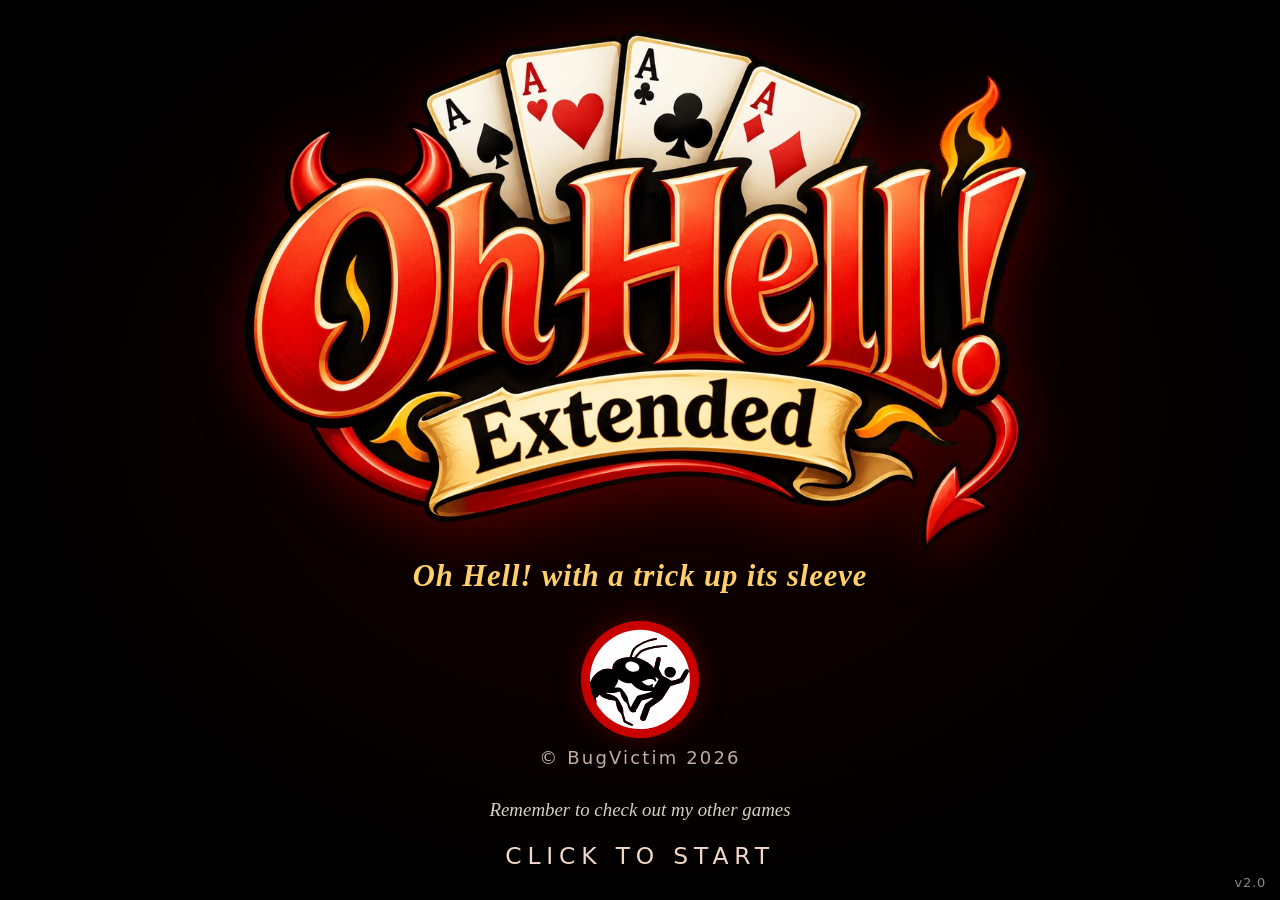
<file: index.html>
<!DOCTYPE html>
<html lang="en">
<head>
  <meta charset="UTF-8" />
  <meta name="viewport" content="width=device-width, initial-scale=1.0, viewport-fit=cover" />
  <!-- the game draws its own colours: phone browsers (Chrome's auto-darken, Samsung Internet's dark mode) must not darken it -->
  <meta name="color-scheme" content="only light" />
  <title>Oh Hell! Extended</title>
  <meta name="description" content="Oh Hell! Extended: the classic bid-exactly trick-taking card game for 2 to 5 players, with secret bids, a trump coin and an optional deck of Dragons, Jokers, the Sun and the Moon. Play free in your browser.">
  <meta name="author" content="BugVictim">
  <meta name="theme-color" content="#0b0505">
  <link rel="icon" href="favicon.ico" sizes="any">
  <link rel="icon" type="image/svg+xml" href="bugvictim.svg">
  <link rel="apple-touch-icon" href="apple-touch-icon.png">
  <meta property="og:type" content="website">
  <meta property="og:title" content="Oh Hell! Extended">
  <meta property="og:description" content="Bid exactly how many tricks you'll take. A trick-taking card game with a trick up its sleeve.">
  <meta property="og:image" content="share.jpg">
  <meta name="twitter:card" content="summary_large_image">
  <link rel="preload" href="share.jpg" as="image" fetchpriority="low">
  <link rel="stylesheet" href="./gw.css?v=224">
  <link rel="stylesheet" href="./oh.css?v=287">
  <!-- the Infernal fonts load straight away, so nameplates are never drawn first in a stand-in font and then jump -->
  <link rel="preload" href="fonts/manufacturing-consent.woff2" as="font" type="font/woff2" crossorigin>
  <link rel="preload" href="fonts/cinzel.woff2" as="font" type="font/woff2" crossorigin>
  <link rel="stylesheet" href="./bv-more.css?v=224">
</head>
<body>
<!-- The Infernal suits (Look & feel): drawn with <use href="#s-flame"> etc. -->
<svg id="suit-symbols" width="0" height="0" style="position:absolute" aria-hidden="true"><defs><filter id="oh-gamma" color-interpolation-filters="sRGB"><feComponentTransfer><feFuncR type="gamma" exponent="1"/><feFuncG type="gamma" exponent="1"/><feFuncB type="gamma" exponent="1"/></feComponentTransfer></filter>
    <!-- Flame: a three-tongued fire, its inner tongues cut out -->
    <symbol id="s-flame" viewBox="0 0 100 100">
      <path fill-rule="evenodd" d="M50 98 C30 92 13 79 12 60 C11 46 18 37 24 30 C23 39 26 45 31 48 C29 34 35 19 50 4 C49 18 55 26 62 33 C64 26 66 21 71 16 C72 29 80 36 86 47 C92 59 88 78 74 89 C67 94 58 96 50 98 Z
        M49 86 C39 83 33 75 34 66 C35 57 42 52 45 43 C49 52 47 59 52 64 C55 58 56 53 61 49 C66 58 68 66 65 74 C62 81 56 85 49 86 Z"/>
    </symbol>
    <!-- Trident: three barbed prongs on a curved head, a collar, and the shaft -->
    <symbol id="s-trident" viewBox="0 0 100 100">
      <path d="M50 0 L66 25 L57 22 L57 72 L43 72 L43 22 L34 25 Z
        M20 6 L32 30 L27 28 L27 46 C27 59 37 66 50 66 C63 66 73 59 73 46 L73 28 L68 30 L80 6 L92 30 L86 28 L86 48 C86 70 70 80 50 80 C30 80 14 70 14 48 L14 28 L8 30 Z
        M40 78 L60 78 C60 82 63 84 65 86 C62 88 58 89 57 90 L57 100 L43 100 L43 90 C42 89 38 88 35 86 C37 84 40 82 40 78 Z"/>
    </symbol>
    <!-- Horns: two long curved horns rising from a band -->
    <symbol id="s-horns" viewBox="0 0 100 100">
      <path d="M27 95 C11 86 6 64 9 43 C11 25 16 12 23 2 C20 17 19 33 22 47 C25 60 32 68 41 71 L59 71 C68 68 75 60 78 47 C81 33 80 17 77 2 C84 12 89 25 91 43 C94 64 89 86 73 95 C68 89 62 85 56 84 L44 84 C38 85 32 89 27 95 Z"/>
    </symbol>
    <!-- Pentagram: an inverted five-pointed star in a ring -->
    <symbol id="s-pentagram" viewBox="0 0 100 100">
      <path fill-rule="evenodd" d="M50 2 A48 48 0 1 1 49.99 2 Z M50 10 A40 40 0 1 0 50.01 10 Z"/>
      <path fill="none" stroke="currentColor" stroke-width="6" stroke-linejoin="miter" stroke-miterlimit="10"
        d="M50 83 L30.6 23.3 L81.38 60.2 L18.62 60.2 L69.4 23.3 Z"/>
    </symbol>
  </defs></svg>
  <div id="game-area">

    <!-- Opponent seats are built by oh-app.js -->
    <div id="seats"></div>

    <!-- Deck: shown in the middle only while dealing -->
    <div id="deck-slot"></div>

    <!-- Trump marker (bottom-left, next to your hand) -->
    <div id="deck-area">
      <div class="deck-col">
        <div>Trump</div>
        <div id="trump-slot"></div>
      </div>
    </div>

    <!-- Scoreboard -->
    <div id="scoreboard">
      <div id="round-label"></div>
      <table id="score-table"></table>
    </div>

    <!-- Centre: cards played to the current trick -->
    <div id="trick-area"></div>

    <!-- Bidding -->
    <div id="bid-panel" style="display:none;">
      <div id="bid-title"></div>
      <div id="bid-buttons"></div>
      <div id="bid-note"></div>
    </div>

    <!-- Human seat -->
    <div id="player-hand"></div>
    <div id="player-seat-info" class="seat-info">
      <div class="name-label"></div>
      <div class="seat-stats"></div>
    </div>

    <div id="controls">
      <button id="btn-quit" type="button" class="icon-btn" aria-label="Quit this game" data-tip="Quit this game"></button>
      <button id="btn-rules" type="button" class="icon-btn" aria-label="Rules" data-tip="Rules"></button>
      <button id="btn-settings" type="button" class="icon-btn" aria-label="Settings" data-tip="Settings"></button>
      <button id="btn-bright" type="button" class="icon-btn" aria-label="Brightness" data-tip="Brightness"></button>
      <button id="btn-sound" type="button" class="icon-btn" aria-label="Sound" aria-pressed="true" data-tip="Sound: off"></button>
      <button id="btn-fullscreen" type="button" class="icon-btn" aria-label="Fullscreen" aria-pressed="false" data-tip="Fullscreen"></button>
    </div>
  </div>

  <!-- ROUND SUMMARY -->
  <div id="end-overlay" style="display:none;">
    <div id="end-panel">
      <div class="end-header">
        <div class="end-result" id="round-summary-title"></div>
        <div class="end-sub" id="round-summary-sub"></div>
      </div>
      <div class="end-body">
        <table class="end-table" id="round-summary-table"></table>
      </div>
      <div class="end-buttons">
        <button id="btn-end-next" type="button">Next round</button>
      </div>
    </div>
  </div>

<!-- SPLASH -->
<div id="splash" role="button" tabindex="0" aria-label="Click to start">
  <img src="logo-ohhell.webp?v=224" alt="Oh Hell! Extended" class="splash-title">
  <div class="logo-subtitle splash-subtitle">Oh Hell! with a trick up its sleeve</div>
  <img src="bugvictim.svg" alt="BugVictim" class="splash-logo">
  <div class="splash-credit">© BugVictim 2026</div>
  <div class="splash-version">v2.0</div>
  <div class="splash-start">Click to start</div>
  <script>(function () { var s = document.getElementById("splash"); s.addEventListener("click", function () { if (window.__splashEarly || typeof controller !== "undefined") return; window.__splashEarly = true; var t = s.querySelector(".splash-start"); if (t) t.textContent = "Loading…"; }); })();</script>
</div>

<!-- SCORECARD -->
<div id="scorecard" style="display:none;">
  <div class="scorecard-panel">
    <div class="scorecard-title">Scorecard</div>
    <div class="scorecard-body"></div>
    <div class="scorecard-buttons"><button type="button" id="btn-scorecard-close">Close</button></div>
  </div>
</div>

<!-- PORTRAIT PHONES: ask to rotate -->
<div id="rotate-prompt" aria-live="polite">
  <div class="rotate-phone">📱</div>
  <div class="rotate-title">Please turn your phone sideways</div>
  <div class="rotate-text">Oh Hell! Extended is played in landscape.</div>
</div>

<!-- IN-GAME POPUP: Settings (the Look & feel tab) or Rules (the How to play text), lent while it's open -->
<div id="oh-modal" class="modal-shade" style="display:none;">
  <div class="tut-offer-panel oh-modal-panel" role="dialog" aria-modal="true" aria-labelledby="oh-modal-title">
    <div class="tut-offer-title" id="oh-modal-title"></div>
    <div class="oh-modal-slot"></div>
    <div class="tut-offer-buttons"><button type="button" id="oh-modal-close">Back to the game</button></div>
  </div>
</div>

<!-- QUIT CONFIRM -->
<div id="quit-confirm" class="modal-shade" style="display:none;">
  <div class="tut-offer-panel">
    <div class="tut-offer-title">Quit this game?</div>
    <div class="tut-offer-text">The scores so far will be lost.</div>
    <div class="tut-offer-buttons">
      <button type="button" id="btn-quit-no">Keep playing</button>
      <button type="button" id="btn-quit-yes">Quit</button>
    </div>
  </div>
</div>

<!-- FIRST-TIME TUTORIAL OFFER -->
<div id="tut-offer" style="display:none;">
  <div class="tut-offer-panel">
    <div class="tut-offer-title">New to Oh Hell?</div>
    <div class="tut-offer-text">Learn the rules in a quick 4-hand tutorial.</div>
    <div class="tut-offer-buttons">
      <button type="button" id="btn-offer-skip">No thanks</button>
      <button type="button" id="btn-offer-tutorial">Play the tutorial</button>
    </div>
  </div>
</div>

<!-- START OVERLAY -->
<div id="start-overlay">
  <div id="start-panel">

    <div class="start-panel-header">
      <div class="start-header">
        <img src="logo-ohhell.webp?v=224" alt="Oh Hell! Extended" class="start-title-img">
      </div>

      <div class="start-logo-row start-credit-line">© BugVictim 2026</div>
    </div>

    <div class="start-panel-content">

    <div class="start-body">

      <div class="start-field-row">
        <label for="player-name-input">Your name</label>
        <input id="player-name-input" type="text" value="Player" placeholder="Player" maxlength="20">
      </div>

      <div class="start-field-row style-row">
        <label>Style</label>
        <div class="seg seg-style" role="radiogroup" data-style-group>
          <label data-tip="The clean card-table look"><input type="radio" name="style" value="classic"><span>Classic</span></label>
          <label data-tip="A more devilish experience"><input type="radio" name="style" value="infernal" checked><span>Infernal</span></label>
        </div>
        <button type="button" class="linkish style-reset" data-tip="Put the table, card back and suits back to this style's own">Reset to style</button>
      </div>

      <div class="tab-bar" role="tablist">
        <button type="button" class="tab-btn active" data-tab="game">Game</button>
        <button type="button" class="tab-btn" data-tab="rules">Rules</button>
        <button type="button" class="tab-btn" data-tab="look">Look &amp; feel</button>
      </div>

      <!-- GAME TAB -->
      <div class="tab-pane active" data-pane="game">
        <div class="opt-row">
          <div class="opt-label">Quick</div>
          <div class="preset-row">
            <button type="button" class="preset-btn" data-preset="quick" title="4 players, 5 → 1 → 5, your house rules">Quick</button>
            <button type="button" class="preset-btn" data-preset="classic" title="Traditional: bid in turn, turned-up trump, standard deck, 10 → 1 → 10">Classic</button>
            <button type="button" class="preset-btn" data-preset="house" title="Secret bids, trump coin, standard deck, 7 → 1 → 7">House</button>
            <button type="button" class="preset-btn" data-preset="extended" title="House rules with the Extended deck, 7 → 1 → 7">Extended</button>
          </div>
        </div>
        <div class="opt-row">
          <div class="opt-label">Players</div>
          <div class="seg" role="radiogroup"><label><input type="radio" name="players" value="2"><span>2</span></label><label><input type="radio" name="players" value="3"><span>3</span></label><label><input type="radio" name="players" value="4" checked><span>4</span></label><label><input type="radio" name="players" value="5"><span>5</span></label><label title="Random number of players (2–5)"><input type="radio" name="players" value="random"><span>🎲</span></label></div>
        </div>
        <div class="opt-row">
          <div class="opt-label">Deck</div>
          <div class="seg" role="radiogroup"><label title="The normal 52 card deck"><input type="radio" name="deck" value="standard" checked><span>Standard 52</span></label><label title="Adds 2 Jokers, 4 Dragons, the Sun and the Moon"><input type="radio" name="deck" value="extended"><span>Extended</span></label></div>
        </div>
        <div class="opt-row">
          <div class="opt-label">Opponents</div>
          <div class="seg" role="radiogroup"><label title="Easy"><input type="radio" name="opponent" value="easy" id=opp-easy checked><span>Lost souls</span></label><label title="Medium"><input type="radio" name="opponent" value="medium" id=opp-medium><span>Imps</span></label><label title="Hard: they think ahead"><input type="radio" name="opponent" value="hard" id=opp-hard><span>Hellhounds</span></label></div>
        </div>
        <div class="opt-row">
          <div class="opt-label">Cards</div>
          <div class="cards-control">
            <button type="button" class="step-btn" data-step="-1" aria-label="Fewer cards">−</button>
            <span id="max-cards-value">7</span>
            <button type="button" class="step-btn" data-step="1" aria-label="More cards">+</button>
            <span class="cards-note">most cards in a hand</span>
          </div>
        </div>
        <div class="opt-row">
          <div class="opt-label">Hands</div>
          <div class="seg" role="radiogroup"><label title="Most cards down to 1, then back up"><input type="radio" name="pattern" value="downup" checked><span>Down &amp; up</span></label><label title="1 card up to most, then back down"><input type="radio" name="pattern" value="updown"><span>Up &amp; down</span></label><label title="Most cards down to 1"><input type="radio" name="pattern" value="down"><span>Down</span></label><label title="1 card up to most"><input type="radio" name="pattern" value="up"><span>Up</span></label></div>
        </div>
        <div class="round-summary-line" id="round-summary-line"></div>
      </div>

      <!-- RULES TAB -->
      <div class="tab-pane" data-pane="rules">
        <div class="opt-row">
          <div class="opt-label">Bidding</div>
          <div class="seg" role="radiogroup"><label title="Everyone bids at once with face-down tokens"><input type="radio" name="bidding" value="simultaneous" checked><span>Secret</span></label><label title="Bid in turn; the dealer can"t make the total equal the tricks"><input type="radio" name="bidding" value="sequential"><span>In turn</span></label></div>
        </div>
        <div class="opt-row">
          <div class="opt-label">Trumps</div>
          <div class="seg" role="radiogroup"><label title="A five-sided coin: a suit, or no trump"><input type="radio" name="trumpmode" value="coin" checked><span>Coin</span></label><label title="The next card after the deal is turned up for trump"><input type="radio" name="trumpmode" value="card"><span>Turned card</span></label></div>
        </div>
        <div class="opt-row">
          <div class="opt-label">First deal</div>
          <div class="seg" role="radiogroup"><label><input type="radio" name="firstdeal" value="player"><span>You</span></label><label><input type="radio" name="firstdeal" value="random" checked><span>Random</span></label><label><input type="radio" name="firstdeal" value="opponent"><span>Opponent</span></label></div>
        </div>
        <div class="opt-row opt-row-end">
          <button id="btn-instructions" type="button">How to play</button>
        </div>
      </div>

      <!-- LOOK TAB -->
      <div class="tab-pane" data-pane="look">
        <div class="opt-row style-look-row">
          <div class="opt-label" data-tip="Choosing a style sets the table, card back and suits to match; you can still change any of them">Style<br><button type="button" class="linkish style-reset" data-tip="Put the table, card back and suits back to this style's own">reset</button></div>
          <div class="seg seg-style" role="radiogroup" data-style-group>
            <label><input type="radio" name="style-look" value="classic" checked><span>Classic</span></label>
            <label><input type="radio" name="style-look" value="infernal"><span>Infernal</span></label>
          </div>
        </div>
        <div class="opt-row">
          <div class="opt-label">Table</div>
          <div class="seg seg-tables" role="radiogroup">
            <label data-tip="Green baize"><input type="radio" name="table" value="green" checked><span class="sw sw-green">Green</span></label>
            <label data-tip="Hellfire red felt"><input type="radio" name="table" value="red"><span class="sw sw-red">Red</span></label>
            <label data-tip="Midnight blue felt"><input type="radio" name="table" value="blue"><span class="sw sw-blue">Blue</span></label>
            <label data-tip="Walnut table"><input type="radio" name="table" value="walnut"><span class="sw sw-walnut">Walnut</span></label>
            <label data-tip="Mahogany table"><input type="radio" name="table" value="mahogany"><span class="sw sw-mahogany">Mahogany</span></label>
            <label data-tip="Worn tavern table"><input type="radio" name="table" value="tavern"><span class="sw sw-tavern">Tavern</span></label>
            <label data-tip="Dark marble"><input type="radio" name="table" value="marble"><span class="sw sw-marble">Marble</span></label>
            <label data-tip="Soul sand: the damned groan beneath the table"><input type="radio" name="table" value="souls"><span class="sw sw-souls">Souls</span></label>
            <label data-tip="A shadowy cave strewn with cobwebs, its spiders crawling about"><input type="radio" name="table" value="cave"><span class="sw sw-cave">Cave</span></label>
          </div>
        </div>
        <div class="opt-row">
          <div class="opt-label">Card back</div>
          <div class="seg seg-backs" role="radiogroup">
            <label data-tip="BugVictim"><input type="radio" name="cardback" value="bugvictim" checked><span class="bk bk-bugvictim"></span></label>
            <label data-tip="Hellfire"><input type="radio" name="cardback" value="hellfire"><span class="bk bk-hellfire"></span></label>
            <label data-tip="Classic blue"><input type="radio" name="cardback" value="classic-blue"><span class="bk bk-classic-blue"></span></label>
            <label data-tip="Classic red"><input type="radio" name="cardback" value="classic-red"><span class="bk bk-classic-red"></span></label>
            <label data-tip="Drakeharbour"><input type="radio" name="cardback" value="drakeharbour"><span class="bk bk-drakeharbour"></span></label>
            <label data-tip="Artifact"><input type="radio" name="cardback" value="artifact"><span class="bk bk-artifact"></span></label>
            <label data-tip="Infernal"><input type="radio" name="cardback" value="infernal"><span class="bk bk-infernal"></span></label>
          </div>
        </div>
        <div class="opt-row">
          <div class="opt-label" data-tip="Large index: big corner index and one big pip, for small screens">Card faces</div>
          <div class="seg" role="radiogroup">
            <label data-tip="Large index on small screens (Classic suits), full artwork otherwise"><input type="radio" name="faces" value="auto" checked><span>Auto</span></label>
            <label data-tip="Full artwork always"><input type="radio" name="faces" value="classic"><span>Classic</span></label>
            <label data-tip="Big corner index and one big pip, always"><input type="radio" name="faces" value="large"><span>Large index</span></label>
          </div>
        </div>
        <div class="opt-row">
          <div class="opt-label">Speed</div>
          <div class="seg" role="radiogroup"><label><input type="radio" name="speed" value="normal" checked><span>Normal</span></label><label><input type="radio" name="speed" value="fast"><span>Fast</span></label></div>
        </div>
        <div class="opt-row">
          <div class="opt-label">Portraits</div>
          <div class="seg" role="radiogroup"><label data-tip="Some opponents breathe, blink and shift a little as they play (Infernal style)"><input type="radio" name="portraits" value="living" checked><span>Living</span></label><label data-tip="Still pictures"><input type="radio" name="portraits" value="still"><span>Still</span></label></div>
        </div>
        <div class="opt-row">
          <div class="opt-label" data-tip="The suit symbols">Suits</div>
          <div class="seg seg-suitset" role="radiogroup">
            <label data-tip="Hearts, spades, diamonds and clubs"><input type="radio" name="suitset" value="classic" checked><span class="suitset-pill">Classic <i><b style="color:#dc322f">♥</b><b style="color:#111">♠</b><b style="color:#dc322f">♦</b><b style="color:#111">♣</b></i></span></label>
            <label data-tip="Flames, pentagrams, tridents and horns"><input type="radio" name="suitset" value="infernal"><span class="suitset-pill">Infernal <i><svg class="sg" viewBox="0 0 100 100" style="color:#c0222a"><use href="#s-flame"/></svg><svg class="sg" viewBox="0 0 100 100" style="color:#6e2e99"><use href="#s-pentagram"/></svg><svg class="sg" viewBox="0 0 100 100" style="color:#1d55c4"><use href="#s-trident"/></svg><svg class="sg" viewBox="0 0 100 100" style="color:#1f7a3a"><use href="#s-horns"/></svg></i></span></label>
          </div>
        </div>
        <div class="opt-row opt-row-colours">
          <div class="opt-label" data-tip="Suit colours">Colours</div>
          <div class="seg seg-suits" role="radiogroup">
            <label><input type="radio" name="suitcolors" value="classic"><span class="pill-suits classic"><span>♥</span><span>♠</span><span>♦</span><span>♣</span></span></label>
            <label><input type="radio" name="suitcolors" value="rbbg" checked><span class="pill-suits rbbg"><span>♥</span><span>♠</span><span>♦</span><span>♣</span></span></label>
            <label><input type="radio" name="suitcolors" value="rbbo"><span class="pill-suits rbbo"><span>♥</span><span>♠</span><span>♦</span><span>♣</span></span></label>
          </div>
        </div>
      </div>

    </div>
    </div> <!-- Close start-panel-content -->

    <!-- GAME RESULTS -->
    <div id="results-panel" style="display:none;">
      <div class="results-content">
        <h2 id="results-winner"></h2>
        <div id="results-subtitle"></div>
        <div id="results-match-table" style="display:none;"></div>
        <div class="results-buttons">
          <button id="btn-close-results">Close</button>
        </div>
      </div>
    </div>

    <!-- MAIN BUTTONS -->
    <div class="start-panel-footer">
      <div class="start-buttons">
        <div class="start-buttons-main">
          <button id="btn-tutorial">Tutorial<br><small>learn in 4 hands</small></button>
          <button id="btn-play">Play<br><small id="btn-play-sub"></small></button>
        </div>
      </div>
    </div>

    <!-- INSTRUCTIONS -->
    <div id="instructions-panel" style="display:none;">
      <div class="instructions-content">

        <h3>Rules</h3>
        <ul>
          <li>A standard 52 card deck is used, with 2 to 5 players.</li>

          <li>
            The number of cards dealt changes by one every round. You choose the most
            cards in a hand and the pattern: down to a single card and back up (the
            classic), up and back down, or just one way.
          </li>

          <li>
            <strong>Trumps</strong><br>
            After the deal the trump coin is flipped. It has five faces: one for each
            suit and a blank. A blank means the round is played with no trumps.
          </li>

          <li>
            <strong>Bidding</strong><br>
            Everyone looks at their cards and secretly bids exactly how many tricks
            they think they will win, placing a numbered token face down.
            All the tokens are revealed at the same time. Zero is a perfectly good bid.
          </li>

          <li>
            <strong>Playing</strong><br>
            The player to the dealer's left leads the first trick.
            You must follow suit if you can. If you cannot, you may play any card.
            The highest card of the suit led wins the trick, unless a trump is played,
            in which case the highest trump wins. The winner leads the next trick.
          </li>

          <li>
            <strong>Scoring</strong><br>
            You score 1 point for every trick you win, plus a 10 point bonus
            if you win exactly the number of tricks you bid.
          </li>

          <li>The deal passes to the left each round. Highest total at the end wins.</li>
        </ul>

        <h3>Options</h3>
        <ul>
          <li>
            <strong>Bidding: In turn (dealer's hook)</strong><br>
            The traditional way. Players bid one at a time from the dealer's left,
            and the dealer, bidding last, may not make the bids add up to the number
            of tricks.
          </li>

          <li>
            <strong>Trumps: Turned-up card</strong><br>
            The traditional way. The next card after the deal is turned face up and
            its suit is trump. There are no no-trump rounds.
          </li>
        </ul>

        <h3>Extended deck</h3>
        <ul>
          <li>
            Eight special cards are added: 2 Jokers 🃏, 4 Dragons 🐉, the Sun ☀️ and the Moon 🌙.
            A special card may be played at any time, even if you could follow suit.
            The lead suit is set by the first normal card played.
          </li>
          <li>
            <strong>Who wins the trick</strong>
            <ol>
              <li>If the Moon and the Sun are both played, the Moon wins: it <strong>eclipses</strong> the Sun, and its player scores a <strong>+20</strong> eclipse bonus.</li>
              <li>Otherwise the Sun wins.</li>
              <li>Otherwise the first Dragon played wins.</li>
              <li>Otherwise the highest trump wins.</li>
              <li>Otherwise the highest card of the lead suit wins.</li>
              <li>If only Jokers and the Moon were played, the first card wins.</li>
            </ol>
          </li>
          <li>Jokers (and the Moon, when the Sun is not played) are perfect cards for losing a trick.</li>
          <li>With the turned-up card option, a special card turned up means no trump.</li>
        </ul>

        <h3>Tips</h3>
        <ul>
          <li>
            The 10 point bonus is everything. Taking one trick too many usually
            costs you far more than it earns.
          </li>

          <li>
            Once you have made your bid, get rid of your high cards when it is
            safe to do so: discard them when you cannot follow suit, or play them
            under a card that is already winning.
          </li>

          <li>
            Watch the other players' bids. If the table has bid more tricks than
            there are, expect a fight for every trick.
          </li>

          <li>
            When it is your turn your name will glow and cards you cannot play
            are dimmed.
          </li>


        </ul>

      </div>

      <div class="instructions-footer">
        <button id="btn-instructions-done">Done</button>
      </div>
    </div>

  </div>
</div>

  <script src="./oh-core.js?v=252"></script>
  <script src="./oh-tutorial.js?v=224"></script>
  <script src="./oh-ai.js?v=224"></script>
  <script src="./bv-more.js?v=224"></script>
  <script src="./oh-souls.js?v=226"></script>
  <script src="./oh-cave-map.js?v=1"></script>
  <script src="./oh-cave.js?v=2"></script>
  <script src="./oh-music-player.js?v=3"></script>
  <script src="./living-data.js?v=11"></script>
  <script src="./living-portraits.js?v=23"></script>
  <script src="./oh-app.js?v=295"></script>
  <script>
    BVMore.init({ key: "oh-hell-extended", title: "Oh Hell! Extended", others: ["drakeharbour", "german-whist", "artifact"],
      shareText: "Bid your tricks, then win exactly that many. Play Oh Hell! Extended.",
      click: () => controller.sfxTick() });
  </script>
</body>
</html>
</file>
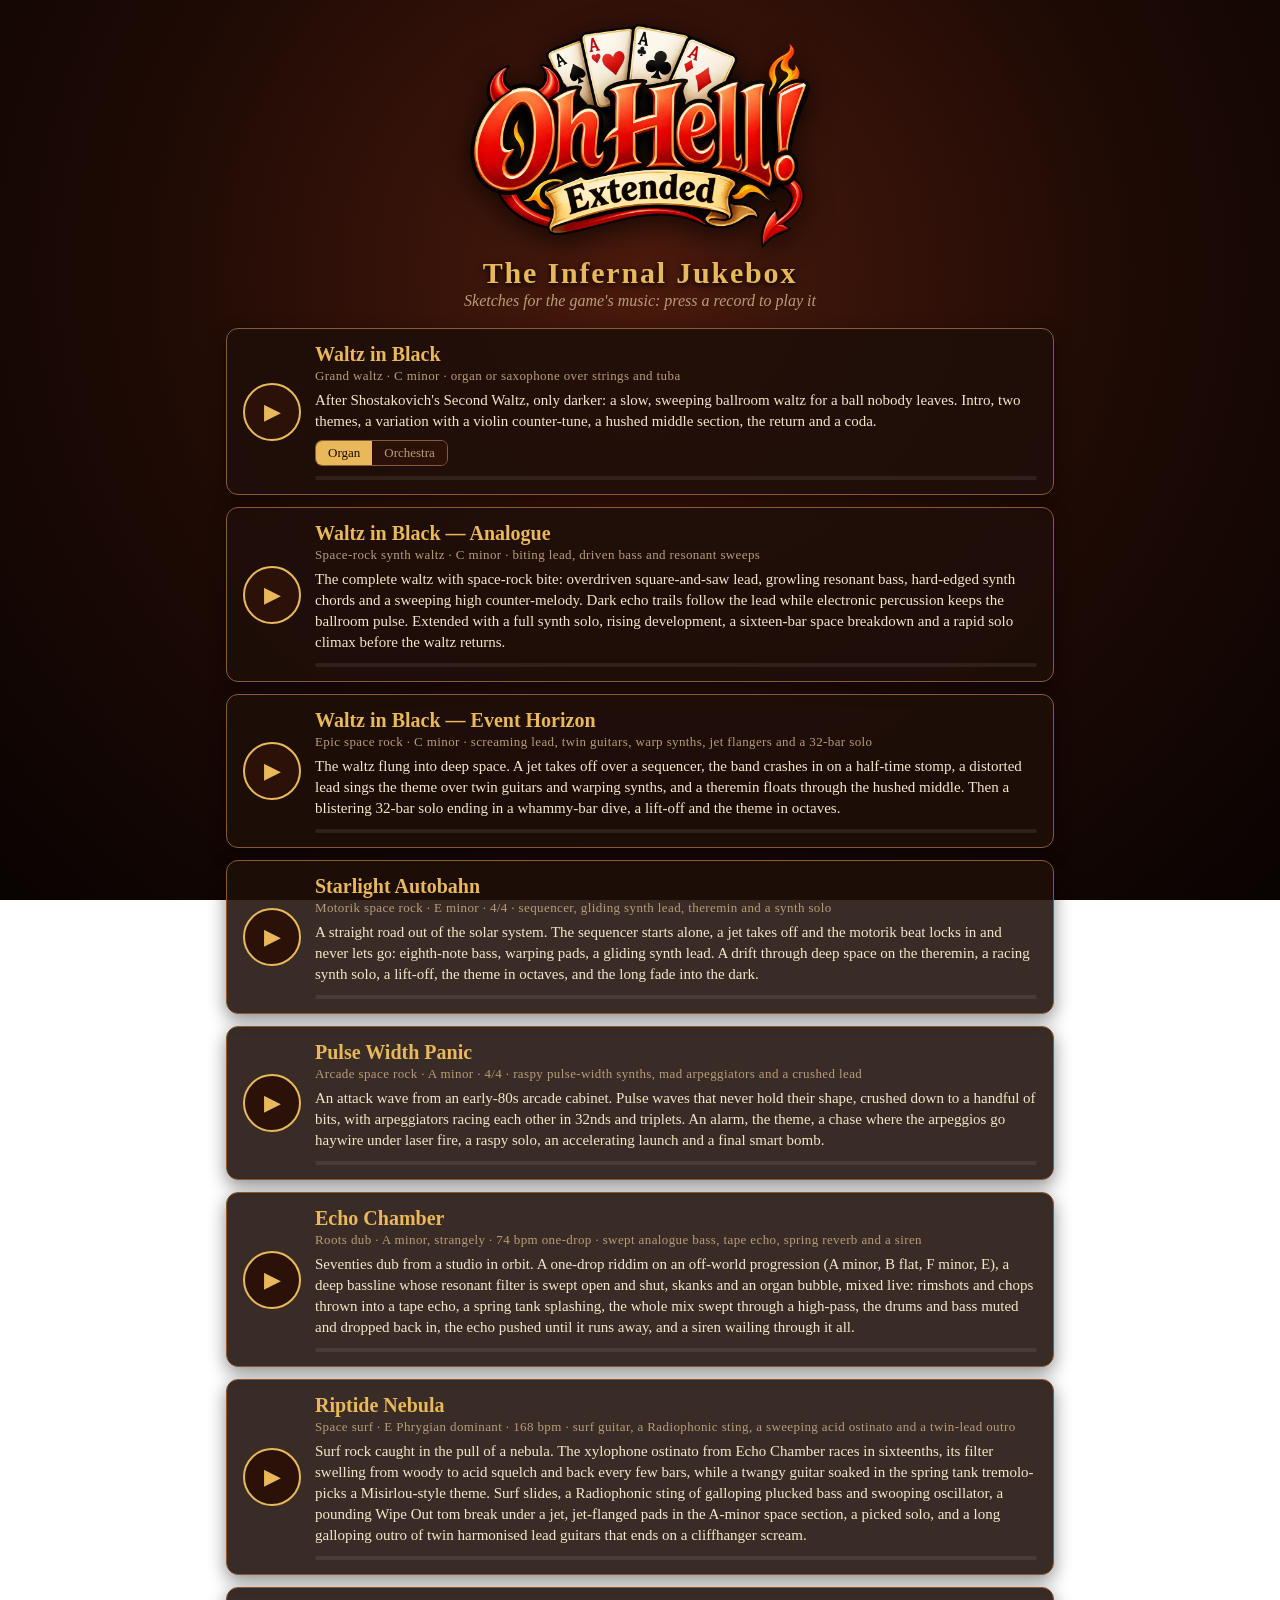
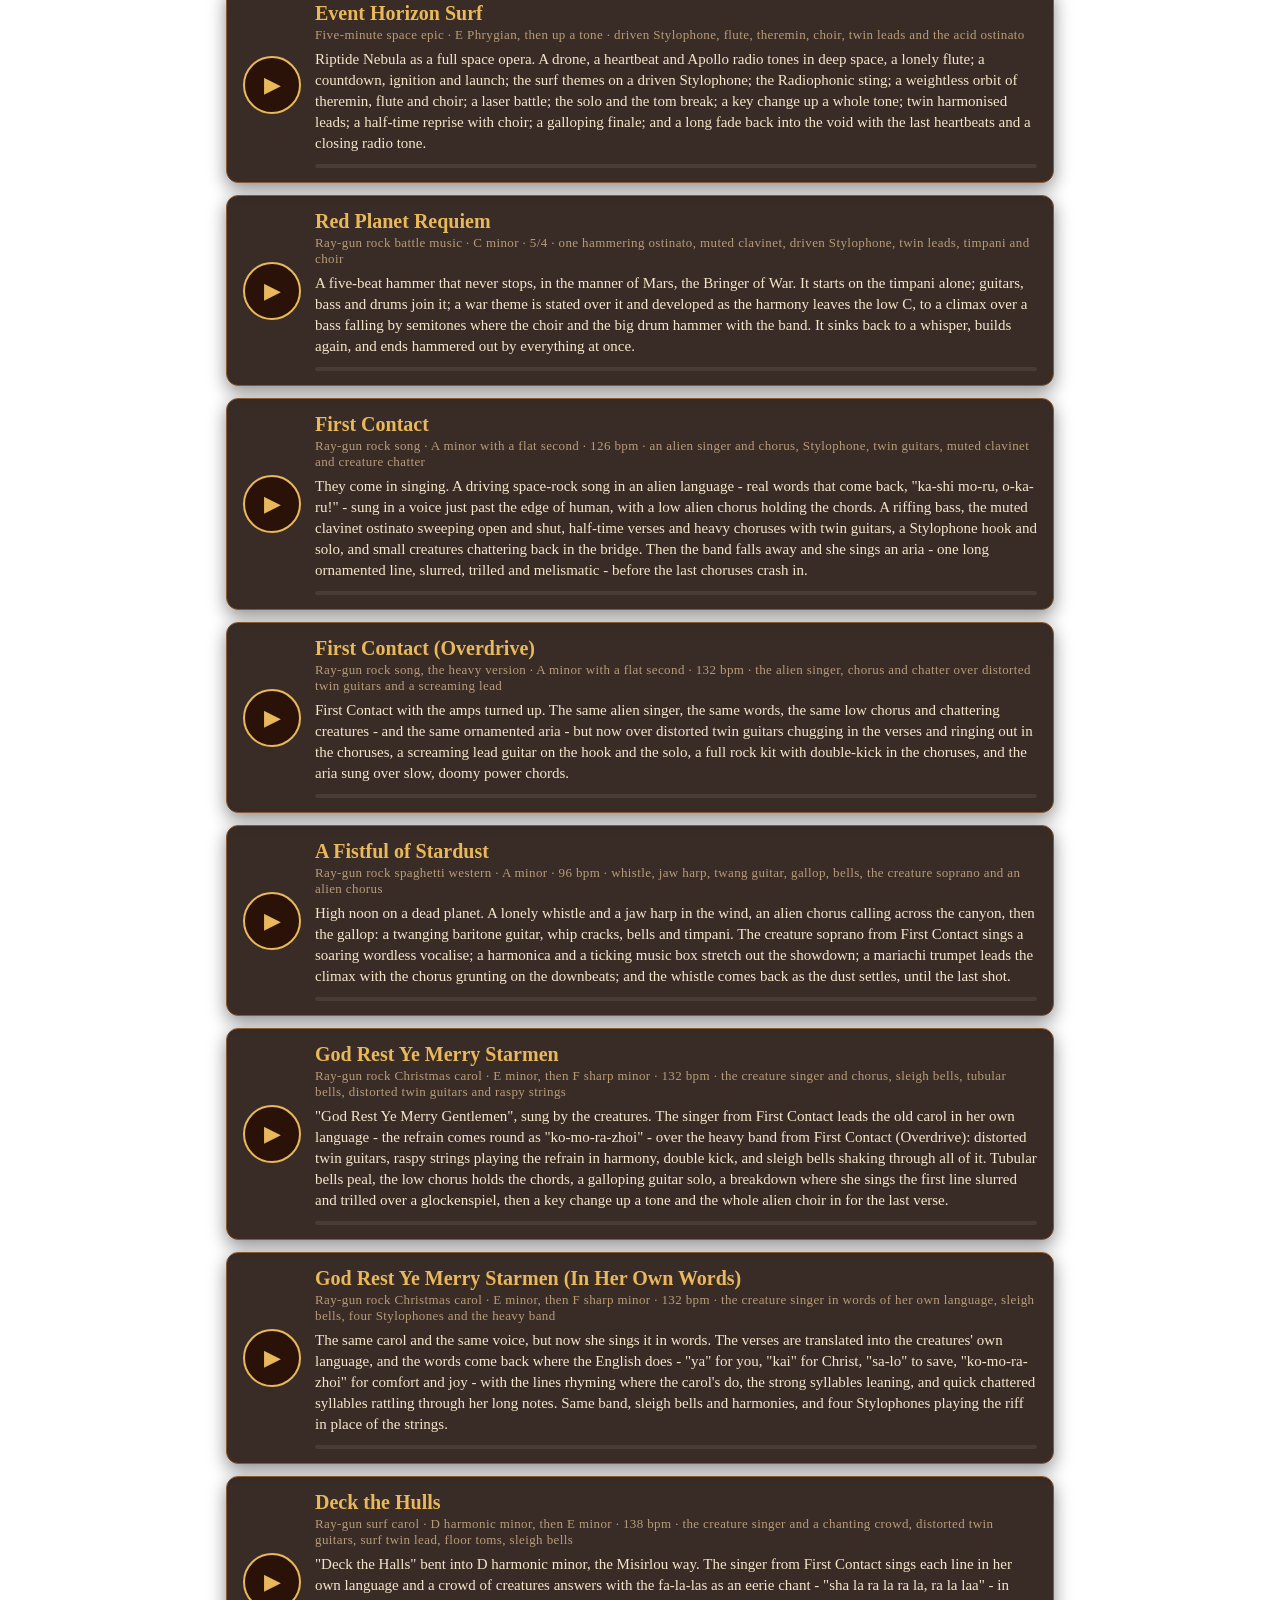
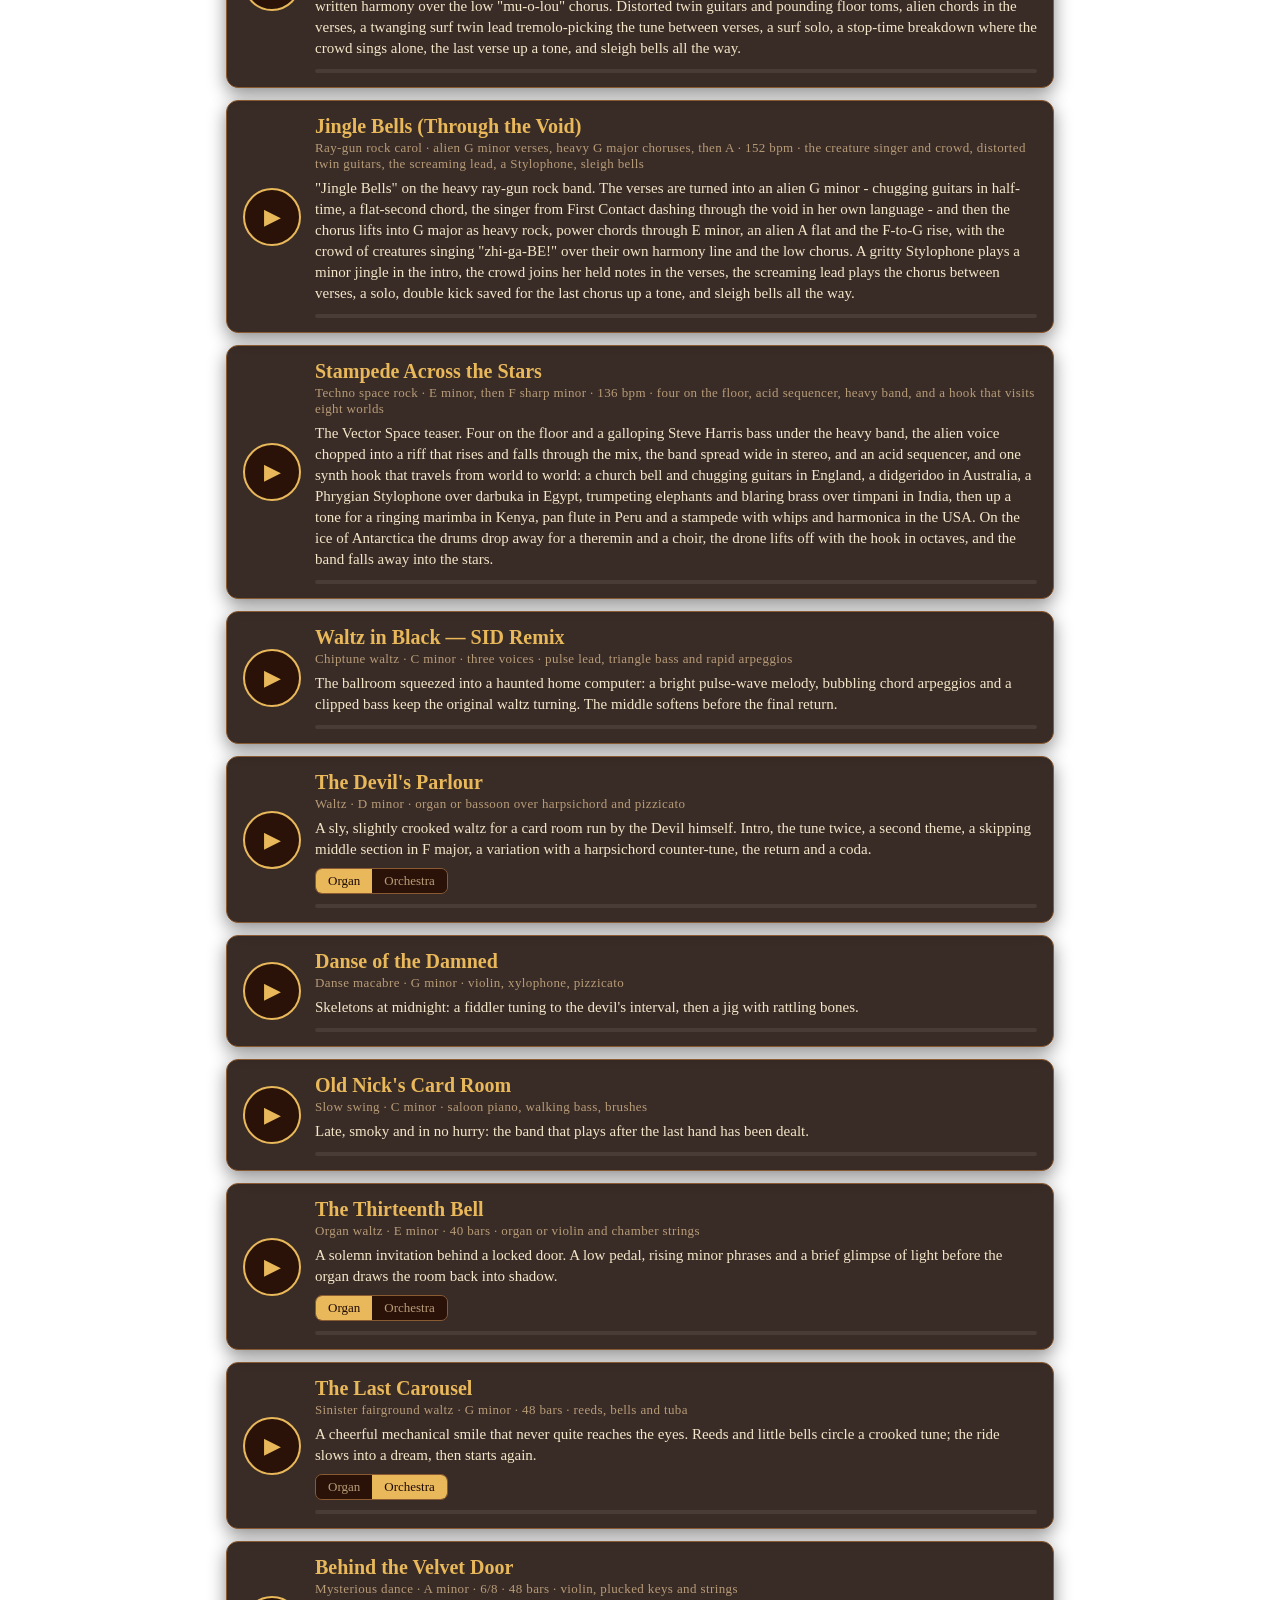
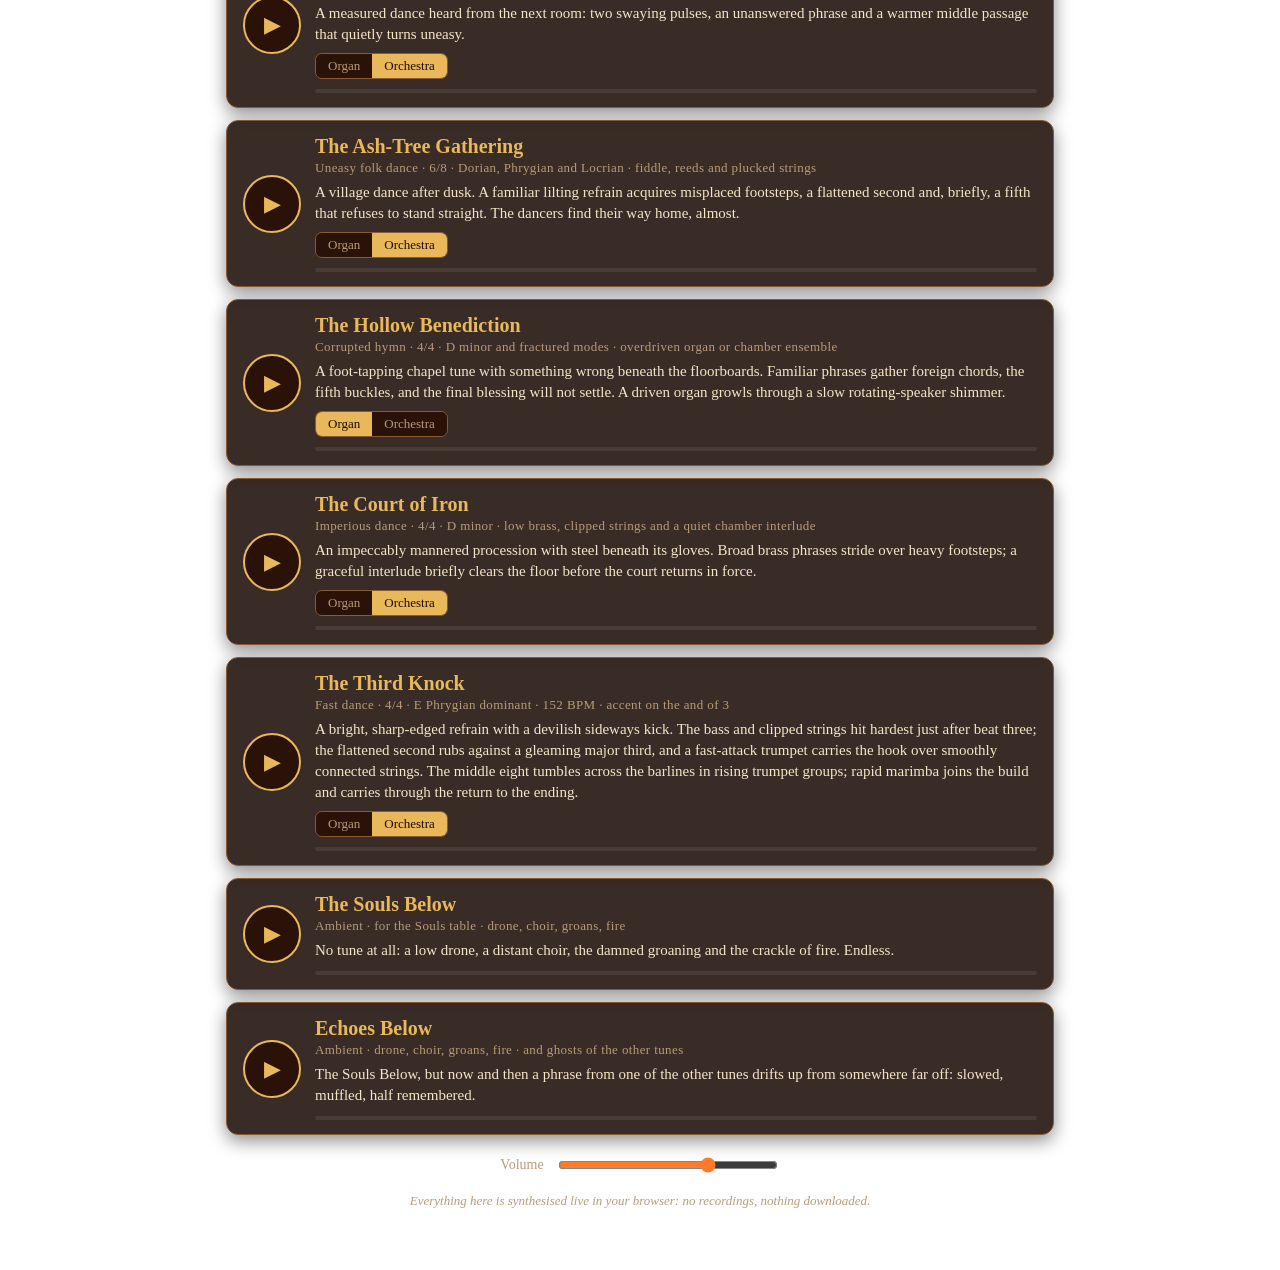
<file: jukebox.html>
<!doctype html>
<html lang="en">
<head>
<meta charset="utf-8">
<meta name="viewport" content="width=device-width, initial-scale=1">
<title>Oh Hell! Jukebox</title>
<style>
  :root { --gold: #e8b85a; --ink: #f4e6c8; --dim: #b89c78; --panel: rgba(30, 14, 8, 0.88); --edge: #8a5a32; --hot: #ff7a2a; }
  * { box-sizing: border-box; }
  body { margin: 0; min-height: 100vh; color: var(--ink); font-family: Georgia, "Times New Roman", serif;
    background: radial-gradient(ellipse at 50% 30%, #4a1a0c 0%, #1e0a05 55%, #090302 100%) fixed; }
  main { max-width: 860px; margin: 0 auto; padding: 24px 16px 48px; }
  header { text-align: center; margin-bottom: 18px; }
  header img { width: min(340px, 80vw); filter: drop-shadow(0 6px 14px rgba(0, 0, 0, 0.7)); }
  h1 { margin: 4px 0 2px; font-size: 30px; letter-spacing: 0.06em; color: var(--gold); text-shadow: 0 2px 6px #000; }
  .sub { color: var(--dim); font-style: italic; margin: 0; }
  .deck { display: grid; gap: 12px; margin-top: 18px; }
  .track { display: grid; grid-template-columns: 58px 1fr; gap: 14px; align-items: center; padding: 14px 16px;
    background: var(--panel); border: 1px solid var(--edge); border-radius: 12px; box-shadow: 0 6px 18px rgba(0, 0, 0, 0.45); transition: border-color 0.2s, box-shadow 0.2s; }
  .track.playing { border-color: var(--hot); box-shadow: 0 0 0 1px var(--hot), 0 0 24px rgba(255, 110, 30, 0.35); }
  .play { width: 58px; height: 58px; border-radius: 50%; border: 2px solid var(--gold); background: #2a1208; color: var(--gold);
    font-size: 22px; cursor: pointer; display: grid; place-items: center; }
  .play:hover { background: #3d1a0c; }
  .track.playing .play { background: var(--hot); color: #1e0a05; border-color: var(--hot); }
  .track h2 { margin: 0; font-size: 20px; color: var(--gold); }
  .track .meta { font-size: 13px; color: var(--dim); margin: 2px 0 6px; letter-spacing: 0.03em; }
  .track p { margin: 0; font-size: 15px; line-height: 1.4; }
  .bar { height: 4px; margin-top: 10px; background: rgba(255, 255, 255, 0.08); border-radius: 4px; overflow: hidden; }
  .bar i { display: block; height: 100%; width: 0; background: linear-gradient(90deg, #a8321a, var(--hot)); }
  .reg { display: inline-flex; margin-top: 8px; border: 1px solid var(--edge); border-radius: 7px; overflow: hidden; }
  .reg button { background: #2a1208; color: var(--dim); border: 0; padding: 4px 12px; font: 13px Georgia, serif; cursor: pointer; }
  .reg button.on { background: var(--gold); color: #1e0a05; }
  .controls { display: flex; align-items: center; justify-content: center; gap: 12px; margin-top: 20px; color: var(--dim); font-size: 14px; }
  .controls input { width: 220px; accent-color: var(--hot); }
  .note { text-align: center; color: var(--dim); font-size: 13px; margin-top: 18px; font-style: italic; }
</style>
</head>
<body>
<main>
  <header>
    <img src="logo-ohhell.webp" alt="Oh Hell! Extended">
    <h1>The Infernal Jukebox</h1>
    <p class="sub">Sketches for the game's music: press a record to play it</p>
  </header>
  <div class="deck" id="deck"></div>
  <div class="controls"><label for="vol">Volume</label><input id="vol" type="range" min="0" max="1" step="0.01" value="0.7"></div>
  <p class="note">Everything here is synthesised live in your browser: no recordings, nothing downloaded.</p>
</main>
<script src="oh-music.js?v=82"></script>
<script>
// the instruments and tunes live in oh-music.js (shared with the game)
const { A4, NAMES, midiOf, hz, CHORD, chordOf, Synth, parseBar, bars, rests, sectionOf, TUNES, ORGAN, organised, chipped } = OHMusicLib;
let ctx = null, S = null, now = null;
function stop() {
  if (!now) return;
  clearInterval(now.timer); (now.extra || []).forEach(f => f());
  const g = now.bus.gain, t = ctx.currentTime; g.cancelScheduledValues(t); g.setValueAtTime(g.value, t); g.linearRampToValueAtTime(0, t + 0.4);
  const bus = now.bus; setTimeout(() => bus.disconnect(), 600);
  document.querySelectorAll(".track").forEach(el => el.classList.remove("playing"));
  document.querySelectorAll(".play").forEach(el => (el.textContent = "▶"));
  document.querySelectorAll(".bar i").forEach(el => (el.style.width = "0"));
  now = null;
}
function play(tune) {
  if (!ctx) { ctx = new (window.AudioContext || window.webkitAudioContext)(); S = new Synth(ctx); S.out.gain.value = +document.getElementById("vol").value; }
  if (ctx.state === "suspended") ctx.resume();
  stop();
  const onOrgan = tune.organ && tune.useOrgan;
  const bus = S.bus(tune.send || 1); bus.gain.value = (tune.gain || 1) * (onOrgan ? tune.organGain || 1 : 1);
  const player = onOrgan ? organised(S, tune, bus) : tune.sid ? chipped(S,bus) : S;
  const el = document.getElementById("t-" + tune.id), bar = el.querySelector(".bar i");
  el.classList.add("playing"); el.querySelector(".play").textContent = "■";
  now = { tune, bus, extra: player.release ? [() => setTimeout(player.release, 600)] : [] };
  if (tune.ambient) { ambient(bus, bar, tune.echoes); return; }
  const beat = 60 / tune.bpm, n = tune.chords.length;
  let b = 0, at = ctx.currentTime + 0.15;
  const schedule = () => {
    while (at < ctx.currentTime + 0.6) {
      const i = b % n, ch = chordOf(tune.chords[i]), next = chordOf(tune.chords[(i + 1) % n]);
      tune.accomp(player, bus, at, i, ch, beat, next);
      for (const p of tune.parts) for (const ev of p.notes[i] || []) {
        if (onOrgan && (tune.organSkip || []).includes(p.inst)) continue;
        let pos = ev.at;
        if (tune.swing && Math.abs(pos % 1 - 0.5) < 0.01) pos = Math.floor(pos) + tune.swing;   // lazy off-beats
        for (const m of ev.midi) player[p.inst](at + pos * beat, hz(m + p.shift + (onOrgan && (p.inst === "sax" || p.inst === "bassoon") ? 12 : 0)), ev.beats * beat * 0.95, ev.vel ?? p.vel, bus);
      }
      const start = at; setTimeout(() => { if (now && now.bus === bus) bar.style.width = ((i + 1) / n * 100) + "%"; }, Math.max(0, (start - ctx.currentTime) * 1000));
      at += tune.beats * beat; b++;
    }
  };
  schedule(); now.timer = setInterval(schedule, 100);
}
// The Souls Below: a drone that never stops, choir chords drifting through, groans and crackle at random.
function ambient(bus, bar, echoes) {
  const t = ctx.currentTime + 0.1, drone = [];
  [[38, 0.12], [45, 0.07], [26, 0.1]].forEach(([m, v]) => {
    const o = ctx.createOscillator(); o.type = "sawtooth"; o.frequency.value = hz(m) * (1 + (Math.random() - 0.5) * 0.004);
    const lp = S.filter("lowpass", 380, 2), lfo = ctx.createOscillator(), lg = ctx.createGain();
    lfo.frequency.value = 0.04 + Math.random() * 0.04; lg.gain.value = 180; lfo.connect(lg); lg.connect(lp.frequency);
    const g = ctx.createGain(); g.gain.setValueAtTime(0.0001, t); g.gain.exponentialRampToValueAtTime(v, t + 4);
    o.connect(lp); lp.connect(g); g.connect(bus); o.start(t); lfo.start(t); drone.push(o, lfo);
  });
  now.extra.push(() => drone.forEach(o => { try { o.stop(ctx.currentTime + 0.5); } catch (e) {} }));
  const CH = [["D3", "F3", "A3", "D4"], ["Bb2", "F3", "Bb3", "D4"], ["G2", "D3", "G3", "Bb3"], ["A2", "E3", "A3", "C#4"]];
  let ci = 0, nextChoir = t + 2, nextGroan = t + 4, nextCrack = t, ticks = 0;
  const loop = () => {
    const c = ctx.currentTime;
    while (nextChoir < c + 1) { CH[ci % 4].forEach(n => S.choir(nextChoir, hz(midiOf(n)), 7, 1, S.pan(bus, Math.random() - 0.5))); ci++; nextChoir += 8; }
    while (nextGroan < c + 1) { S.groan(nextGroan, bus); nextGroan += 3 + Math.random() * 6; }
    while (nextCrack < c + 0.5) { S.hit(nextCrack, 0.02 + Math.random() * 0.07, bus, 2500 + Math.random() * 3000, 1, 0.012 + Math.random() * 0.02, "highpass"); nextCrack += 0.05 + Math.random() * 0.4; }
    if (echoes && nextEcho < c + 1) { echo(nextEcho, ghosts); nextEcho += 22 + Math.random() * 20; }
    bar.style.width = (((c - t) % 32) / 32 * 100) + "%";
  };
  // the ghosts: everything goes through one muffled, echoing channel that fades with the track
  let nextEcho = t + 9 + Math.random() * 6, ghosts = null;
  if (echoes) {
    ghosts = ctx.createGain(); ghosts.gain.value = 0.55;
    const muffle = S.filter("lowpass", 1500, 0.7), wet = ctx.createGain(); wet.gain.value = 4;
    ghosts.connect(muffle); muffle.connect(bus); muffle.connect(wet); wet.connect(S.verb);
    now.extra.push(() => { const g = ghosts.gain, n = ctx.currentTime; g.cancelScheduledValues(n); g.setValueAtTime(g.value, n); g.linearRampToValueAtTime(0, n + 0.4); });
    window.__echoNow = () => echo(ctx.currentTime + 0.2, ghosts);
  }
  loop(); now.timer = setInterval(loop, 100);
}
// One ghost: four bars of another tune's melody, slowed to two-thirds speed, moved into D minor to sit over
// the drone, swelling in and dying away.
const TO_D = { black: 2, parlour: 0, danse: -5, cardroom: 2 };
function echo(t, dest) {
  const tunes = TUNES.filter(x => x.parts && TO_D[x.id] != null), tune = tunes[Math.floor(Math.random() * tunes.length)];
  const part = tune.parts.filter(p => p.notes.some(b => b.length))[0];
  const starts = []; for (let i = 0; i + 3 < part.notes.length; i += 4) if (part.notes.slice(i, i + 4).some(b => b.length)) starts.push(i);
  const from = starts[Math.floor(Math.random() * starts.length)], beat = 60 / (tune.bpm * 0.66), len = 4 * tune.beats * beat;
  const inst = tune.organ ? "organLead" : part.inst, up = tune.organ && (part.inst === "sax" || part.inst === "bassoon") ? 12 : 0;
  const env = ctx.createGain(); env.gain.setValueAtTime(0.0001, t);
  env.gain.exponentialRampToValueAtTime(1, t + len * 0.3); env.gain.setValueAtTime(1, t + len * 0.6); env.gain.exponentialRampToValueAtTime(0.0001, t + len + 1.5);
  env.connect(S.pan(dest, Math.random() * 1.2 - 0.6));
  for (let k = 0; k < 4; k++) for (const ev of part.notes[from + k] || []) for (const m of ev.midi)
    S[inst](t + (k * tune.beats + ev.at) * beat, hz(m + part.shift + up + TO_D[tune.id]), ev.beats * beat * 0.95, 0.75, env);
  if (now) now.ghost = tune.title;
}

// ===================================================================== the page
document.getElementById("deck").innerHTML = TUNES.map(t => `<article class="track" id="t-${t.id}">
  <button class="play" type="button" aria-label="Play ${t.title}">▶</button>
  <div><h2>${t.title}</h2><div class="meta">${t.meta}</div><p>${t.desc}</p>
  ${t.organ ? `<div class="reg"><button type="button" data-r="organ" class="${t.useOrgan ? "on" : ""}">Organ</button><button type="button" data-r="orch" class="${!t.useOrgan ? "on" : ""}">Orchestra</button></div>` : ""}
  <div class="bar"><i></i></div></div></article>`).join("");
TUNES.filter(t => t.organ).forEach(t => document.querySelectorAll(`#t-${t.id} .reg button`).forEach(btn => btn.addEventListener("click", () => {
  t.useOrgan = btn.dataset.r === "organ";
  document.querySelectorAll(`#t-${t.id} .reg button`).forEach(x => x.classList.toggle("on", x === btn));
  if (now && now.tune === t) play(t);
})));
TUNES.forEach(t => document.querySelector(`#t-${t.id} .play`).addEventListener("click", () => (now && now.tune === t ? stop() : play(t))));
document.getElementById("vol").addEventListener("input", e => { if (S) S.out.gain.value = +e.target.value; });
// for testing: render a tune offline
window.__render = async (id, secs) => {
  const off = new OfflineAudioContext(2, 44100 * secs, 44100), s = new Synth(off), tune = TUNES.find(x => x.id === id), bus = s.bus(tune.send || 1); bus.gain.value = (tune.gain || 1) * (tune.organ && tune.useOrgan ? tune.organGain || 1 : 1);
  if (!tune.ambient) {
    const beat = 60 / tune.bpm; let at = 0.05, b = 0;
    const og = tune.organ && tune.useOrgan, P = og ? organised(s, tune, bus) : tune.sid ? chipped(s,bus) : s;
    while (at < secs) { const i = b % tune.chords.length, ch = chordOf(tune.chords[i]), next = chordOf(tune.chords[(i + 1) % tune.chords.length]);
      tune.accomp(P, bus, at, i, ch, beat, next);
      for (const p of tune.parts) { if (og && (tune.organSkip || []).includes(p.inst)) continue;
        for (const ev of p.notes[i] || []) for (const m of ev.midi) {
          const pos = tune.swing && Math.abs(ev.at % 1 - 0.5) < 0.01 ? Math.floor(ev.at) + tune.swing : ev.at;
          P[p.inst](at + pos * beat, hz(m + p.shift + (og && (p.inst === "sax" || p.inst === "bassoon") ? 12 : 0)), ev.beats * beat * 0.95, ev.vel ?? p.vel, bus); } }
      at += tune.beats * beat; b++; }
  }
  const buf = await off.startRendering(), d = buf.getChannelData(0);
  let peak = 0, sum = 0; for (const x of d) { peak = Math.max(peak, Math.abs(x)); sum += x * x; }
  return { peak: +peak.toFixed(3), rms: +Math.sqrt(sum / d.length).toFixed(4), bars: tune.chords ? tune.chords.length : 0, partBars: tune.parts ? tune.parts.map(p => p.notes.length) : [] };
};
</script>
</body>
</html>
</file>
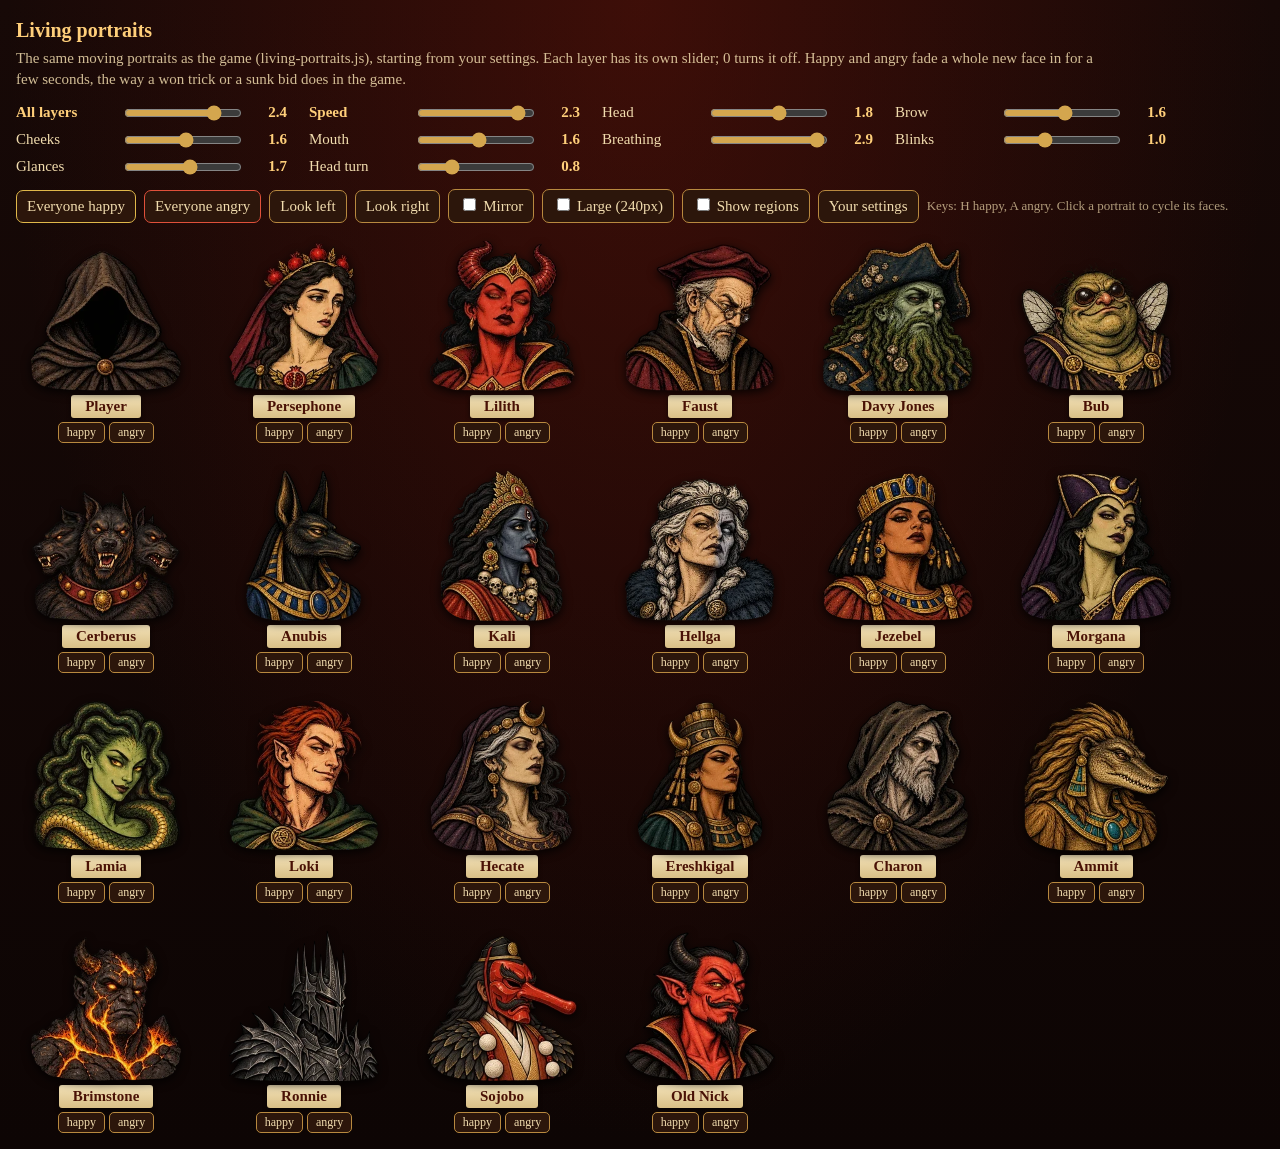
<file: infernal/expressions/living.html>
<!doctype html>
<html lang="en">
<head>
<meta charset="utf-8">
<meta name="viewport" content="width=device-width, initial-scale=1">
<title>Living Portraits Test</title>
<style>
  :root { --ink: #f1dcae; --brass: #b8893f; --size: 150px; }
  * { box-sizing: border-box; }
  body { margin: 0; min-height: 100vh; background: radial-gradient(ellipse at 50% 0%, rgba(120, 22, 10, 0.4) 0%, rgba(0, 0, 0, 0) 70%), linear-gradient(180deg, #170907 0%, #0d0504 100%);
    color: var(--ink); font: 15px/1.4 Georgia, serif; padding: 16px; }
  h1 { font-size: 20px; margin: 0 0 4px; color: #ffcf7a; }
  p { margin: 0 0 12px; opacity: 0.85; max-width: 72em; }
  .bar { display: grid; grid-template-columns: repeat(auto-fill, minmax(260px, 1fr)); gap: 6px 22px; align-items: center; margin-bottom: 12px; max-width: 1150px; }
  .bar label { display: grid; grid-template-columns: 6.5em 1fr 2.6em; align-items: center; gap: 8px; }
  .bar input[type=range] { width: 100%; accent-color: #d4a64e; }
  .bar output { font-weight: 700; color: #ffcf7a; text-align: right; }
  .bar .master span { color: #ffcf7a; font-weight: 700; }
  .togs { display: flex; flex-wrap: wrap; gap: 8px; margin-bottom: 18px; align-items: center; }
  .tog { background: #2c160b; border: 1px solid var(--brass); border-radius: 7px; padding: 5px 10px; cursor: pointer; color: var(--ink); font: inherit; }
  button.tog:hover { background: #3c1e0e; }
  button.happy { border-color: #e0b84a; } button.angry { border-color: #e0503a; }
  .hint { opacity: 0.7; font-size: 13px; }
  .table { display: flex; flex-wrap: wrap; gap: 28px 18px; }
  .seat { display: flex; flex-direction: column; align-items: center; gap: 4px; width: calc(var(--size) + 30px); }
  .pf { position: relative; width: var(--size); height: var(--size); cursor: pointer; }
  .pf.flip { transform: scaleX(-1); }
  .portrait { position: absolute; inset: 0; background: center bottom / contain no-repeat; filter: drop-shadow(0 3px 5px rgba(0, 0, 0, 0.85)); }
  .portrait .lp-canvas { position: absolute; inset: 0; width: 100%; height: 100%; pointer-events: none; }
  .portrait.lp-on { background-image: none !important; }
  .guide { position: absolute; inset: 0; width: 100%; height: 100%; pointer-events: none; }
  .plate { background: linear-gradient(180deg, #f3e2b8, #d9bf86); color: #4a1206; font: 700 15px Georgia, serif; padding: 3px 14px; border-radius: 3px; box-shadow: 0 2px 4px rgba(0,0,0,.6); }
  .moods { display: flex; gap: 4px; }
  .moods button { font: 12px Georgia, serif; padding: 2px 8px; border-radius: 5px; background: #2c160b; color: var(--ink); border: 1px solid var(--brass); cursor: pointer; }
</style>
</head>
<body>
<h1>Living portraits</h1>
<p>The same moving portraits as the game (living-portraits.js), starting from your settings. Each layer has its own slider; 0 turns it off.
Happy and angry fade a whole new face in for a few seconds, the way a won trick or a sunk bid does in the game.</p>
<div class="bar" id="bar"></div>
<div class="togs">
  <button class="tog happy" id="allHappy">Everyone happy</button>
  <button class="tog angry" id="allAngry">Everyone angry</button>
  <button class="tog" id="lookL">Look left</button>
  <button class="tog" id="lookR">Look right</button>
  <label class="tog"><input type="checkbox" id="mirror"> Mirror</label>
  <label class="tog"><input type="checkbox" id="big"> Large (240px)</label>
  <label class="tog"><input type="checkbox" id="guides"> Show regions</label>
  <button class="tog" id="reset">Your settings</button>
  <span class="hint">Keys: H happy, A angry. Click a portrait to cycle its faces.</span>
</div>
<div class="table" id="table"></div>
<script src="../../living-data.js"></script>
<script src="../../living-portraits.js"></script>
<script>
const LP = LivingPortraits;
// everyone who has moving portraits, by name
const CAST = Object.keys(LP.rigs).filter(id => LIVING_DATA[id]).map(id => [id, id.split("-").map(w => w[0].toUpperCase() + w.slice(1)).join(" ")]);
const DEFAULTS = Object.assign({}, LP.settings);       // your tuned values, as the game uses them
const SLIDERS = [["strength", "All layers", 0, 3], ["speed", "Speed", 0.3, 2.5], ["head", "Head", 0, 3], ["brow", "Brow", 0, 3],
  ["cheeks", "Cheeks", 0, 3], ["mouth", "Mouth", 0, 3], ["breath", "Breathing", 0, 3], ["blink", "Blinks", 0, 3], ["glance", "Glances", 0, 3], ["yaw", "Head turn", 0, 3]];
const bar = document.getElementById("bar");
SLIDERS.forEach(([k, label, min, max]) => {
  const l = document.createElement("label");
  if (k === "strength" || k === "speed") l.className = "master";
  l.innerHTML = `<span>${label}</span><input type="range" min="${min}" max="${max}" step="0.1" value="${LP.settings[k]}" data-k="${k}"><output>${LP.settings[k].toFixed(1)}</output>`;
  const inp = l.querySelector("input"), out = l.querySelector("output");
  inp.oninput = () => { LP.settings[k] = +inp.value; out.textContent = (+inp.value).toFixed(1); };
  bar.appendChild(l);
});
document.getElementById("reset").onclick = () => bar.querySelectorAll("input").forEach(i => { i.value = DEFAULTS[i.dataset.k]; i.oninput(); });

const seats = CAST.map(([id, name]) => {
  const el = document.createElement("div"); el.className = "seat";
  el.innerHTML = `<div class="pf"><div class="portrait" style="background-image:url('${LIVING_DATA[id]}')"></div><canvas class="guide"></canvas></div>` +
    `<div class="plate">${name}</div><div class="moods"><button data-m="happy">happy</button><button data-m="angry">angry</button></div>`;
  document.getElementById("table").appendChild(el);
  const s = { id, el, pf: el.querySelector(".pf"), p: el.querySelector(".portrait"), guide: el.querySelector(".guide"), next: 0 };
  LP.sync(s.p, id, true);
  el.querySelectorAll(".moods button").forEach(b => b.onclick = () => LP.mood(s.p, b.dataset.m, 3000));
  s.pf.onclick = () => { LP.mood(s.p, s.next++ % 2 ? "angry" : "happy", 3000); };
  return s;
});
const all = kind => seats.forEach(s => LP.mood(s.p, kind, 3000));
document.getElementById("allHappy").onclick = () => all("happy");
document.getElementById("allAngry").onclick = () => all("angry");
document.getElementById("lookL").onclick = () => seats.forEach(s => LP.look(s.p, -1, 2000));
document.getElementById("lookR").onclick = () => seats.forEach(s => LP.look(s.p, 1, 2000));
document.addEventListener("keydown", e => { const k = { h: "happy", a: "angry" }[e.key.toLowerCase()]; if (k) all(k); });
document.getElementById("mirror").onchange = e => seats.forEach(s => s.pf.classList.toggle("flip", e.target.checked));
document.getElementById("big").onchange = e => { document.documentElement.style.setProperty("--size", e.target.checked ? "240px" : "150px"); drawGuides(); };

// the regions each portrait's movement uses
let guides = false;
function drawGuides() {
  seats.forEach(s => {
    const c = s.guide, W = c.width = c.height = Math.round(c.clientWidth * (window.devicePixelRatio || 1)), g = c.getContext("2d"), rig = LP.rigs[s.id];
    g.clearRect(0, 0, W, W);
    if (!guides || !rig) return;
    g.lineWidth = Math.max(1, W / 150);
    const ell = (x, y, rx, ry, col) => { g.strokeStyle = col; g.beginPath(); g.ellipse(x * W, y * W, rx * W, ry * W, 0, 0, 7); g.stroke(); };
    rig.heads.forEach(h => { ell(h.c[0], h.c[1], h.r[0], h.r[1], "#4af"); g.fillStyle = "#4af"; g.fillRect(h.p[0] * W - 3, h.p[1] * W - 3, 6, 6); });
    if (rig.face === false) return;          // a helmet or a mask: only the head moves
    ell(...rig.brow, "#ff4"); rig.cheeks.forEach(c2 => ell(c2[0], c2[1], rig.cr, rig.cr, "#f6a"));
    ell(rig.mouth[0], rig.mouth[1], rig.mouth[2], rig.mouth[3], "#7f7");
  });
}
document.getElementById("guides").onchange = e => { guides = e.target.checked; drawGuides(); };
</script>
</body>
</html>
</file>
<file: gw.css>
/* gw.css */

/* gw.css */

.suitcolors-block { margin-top: 10px; }
.firstdeal-block  { margin-top: 10px; }

/* --- 4-column settings row (label + 3 options) --- */
.settings4{
  width: 100%;
  border-collapse: collapse;
  border-spacing: 0;
  table-layout: fixed;        /* stable columns */
  margin: 0;
}

.settings4 th,
.settings4 td{
  padding: 0;
  vertical-align: middle;
}

/* match opponent header vibe + keep left indent consistent */
.settings4-label{
  width: clamp(60px, 12vw, 90px);               /* reduced to give pills more space */
  padding-left: clamp(8px, 3vw, 52px);         /* matches .start-field-row indent */
  font-size: 1em;
  font-weight: 700;
  opacity: 0.85;
  text-align: left;
  white-space: nowrap;
}

.settings4-opt{
  width: calc((100% - clamp(60px, 12vw, 90px)) / 3);
  text-align: left;
  padding-right: clamp(8px, 2vw, 12px);        /* increased gap between pills */
  white-space: nowrap;
}

 .suit-pill {
  display: inline-flex;
  align-items: center;
  gap: 0.25em;
  cursor: pointer;

  /* cream/parchment pill */
  padding: 0.2em 0.7em;
  border-radius: 999px;
  background: rgba(245, 236, 210, 0.807);
  box-shadow:
    inset 0 0 0 1px rgba(245, 236, 210, 0.35),
    0 2px 6px rgba(0,0,0,0.25);

  user-select: none;
  white-space: nowrap;
 }

 .suit-pill input[type="radio"] {
   margin: 0;
   flex: 0 0 auto;
   transform: scale(0.92);    /* tiny shave */
   transform-origin: center;
 }

 .pill-suits {
   display: inline-flex;
   gap: 4px;                 /* tighter suit spacing */
   padding: 0;               /* no “pill inside pill” padding */
   border-radius: 0;
   background: transparent;  /* kill inner pill */
   box-shadow: none;         /* kill inner pill */
   font-weight: 800;
 }

 .pill-suits span {
   font-size: 1em;
   line-height: 1;
 }

/* remove any layout influence from the old flex wrapper if still present */
.suitcolors-line,
.suitcolors-row{
  display: contents;
}

 /* Colour sets */
 .pill-suits.classic span:nth-child(1),
 .pill-suits.classic span:nth-child(3) { color: #dc322f; }
 .pill-suits.classic span:nth-child(2),
 .pill-suits.classic span:nth-child(4) { color: #111; }

 .pill-suits.rbbg span:nth-child(1) { color: #dc322f; }
 .pill-suits.rbbg span:nth-child(2) { color: #111; }
 .pill-suits.rbbg span:nth-child(3) { color: #1f6feb; }
 .pill-suits.rbbg span:nth-child(4) { color: #2ea043; }

 .pill-suits.rbbo span:nth-child(1) { color: #dc322f; }
 .pill-suits.rbbo span:nth-child(2) { color: #111; }
 .pill-suits.rbbo span:nth-child(3) { color: #1b4fbf; }
 .pill-suits.rbbo span:nth-child(4) { color: #f08c00; }

 /* Optional: clearer selected state without changing layout */
 .suit-pill input[type="radio"]:checked + .pill-suits {
   filter: drop-shadow(0 0 6px rgba(120, 255, 120, 0.35));
 }

/* =========================
   FIRST DEAL TABLE LAYOUT
   ========================= */

.firstdeal-block{
  margin-top: 12px;
}

.firstdeal-table{
  width: 100%;
  border-collapse: collapse;
  table-layout: fixed;
}

.firstdeal-cell{
  padding: 0 0.6em 0 0;
  vertical-align: middle;
  white-space: nowrap;
}

.firstdeal-label{
  font-size: 1em;
  font-weight: 700;
  opacity: 0.85;
  padding-right: 0px;
  padding-left: 0px; /* align with other left-indented overlay fields */
}

.firstdeal-option{
  display: inline-flex;
  align-items: center;
  gap: 0.01em;
  font-size: 1em;
  white-space: nowrap;
}

.firstdeal-option input[type="radio"]{
  margin: 0;
  transform: scale(0.92);
  transform-origin: center;
}

.firstdeal-actions{
  padding-right: 0;
}

.firstdeal-actions #btn-instructions{
  margin-left: 0;
}

:root {
    --card-scale: 1;
    --index-size: 16px;
    --pip-size: 10px;

    /* small hand cards */
    --small-card-width:  calc(64px * var(--card-scale));
    --small-card-height: calc(90px * var(--card-scale));
    --hand-inset-v:      calc(18px * var(--card-scale));

    /* base gap for inner rectangles (Deck–Prize, AI–Player) */
    --table-gap:         calc(24px * var(--card-scale));
    /* slightly bigger gap between the two sections (Prize group ↔ AI play) */
    --table-section-gap: calc(var(--table-gap) * 1.5);
  }

/* === Instructions scrollbar styling (casino / baize look) === */

/* Prevent native scrollbars on outer containers */
#instructions-panel {
  overflow: hidden;
}

/* The actual scrolling happens here */
#instructions-panel .instructions-content {
  overflow-y: auto;
  overflow-x: hidden;

  /* Firefox */
  scrollbar-width: thin;
  scrollbar-color:
    rgba(var(--ui-accent-rgb), 0.9)
    rgba(6,47,26,0.85);
}

/* WebKit browsers (Chrome, Edge, Safari) */
#instructions-panel .instructions-content::-webkit-scrollbar {
  width: 10px;
}

#instructions-panel .instructions-content::-webkit-scrollbar-track {
  background: rgba(6,47,26,0.85); /* baize shadow */
  border-radius: 8px;
}

#instructions-panel .instructions-content::-webkit-scrollbar-thumb {
  background: linear-gradient(
    to bottom,
    rgba(var(--ui-accent-rgb), 1),
    rgba(20,140,0,1)
  );
  border-radius: 8px;
  border: 2px solid rgba(0,0,0,0.35);
}

#instructions-panel .instructions-content::-webkit-scrollbar-thumb:hover {
  background: linear-gradient(
    to bottom,
    rgba(50,220,50,1),
    rgba(30,180,30,1)
  );
}

body {
  margin: 0;
  padding: 0;
  color: #eee;
  font-family: system-ui, -apple-system, BlinkMacSystemFont, "Segoe UI",
               "Verdana", sans-serif;
  display: flex;
  flex-direction: column;
  height: 100vh;
  overflow: hidden;

  /* default suit colour vars (classic) */
  --sc-heart:   #dc322f;
  --sc-diamond: #268bd2;
  --sc-spade:   #002b36;
  --sc-club:    #228B22;

  /* --- smoky falloff / vignette over baize --- */
  background-image:
    radial-gradient(ellipse at 50% 46%,
      rgba(0, 0, 0, 0.00) 0%,
      rgba(0, 0, 0, 0.18) 42%,
      rgba(0, 0, 0, 0.72) 78%,
      rgba(0, 0, 0, 0.88) 100%
    ),
    url("baize.jpg");

  background-repeat: no-repeat, repeat;
  background-size: 100% 100%, auto;
  background-color: #062f1a;
}

html {
  background-color: #062f1a;
}

/* Suit colour themes driven by body class */
body.suitcolors-classic {
  --sc-heart:   #dc322f;
  --sc-spade:   #111111;
  --sc-diamond: #dc322f; /* classic: red diamonds */
  --sc-club:    #111111;
}

body.suitcolors-rbbg {
  --sc-heart:   #dc322f; /* red */
  --sc-spade:   #111111; /* black */
  --sc-diamond: #1f6feb; /* blue */
  --sc-club:    #2ea043; /* green */
}

body.suitcolors-rbbo {
  --sc-heart:   #dc322f; /* red */
  --sc-spade:   #111111; /* black */
  --sc-diamond: #1b4fbf; /* deep blue */
  --sc-club:    #f08c00; /* orange */
}

  #game-area {
    flex: 1;
    display: block;
    position: relative;
    box-sizing: border-box;
  }

  .row {
    position: static;
    width: 100%;
    height: 0;
  }

  #top-row {
    position: static;
    width: 100%;
    height: 0;
  }

  /* === Card base styles === */
  .card {
    width: calc(80px * var(--card-scale));
    height: calc(120px * var(--card-scale));
    border-radius: 6px;
    border: 1px solid #ccc;
    background: #fdf6e3;
    color: #000;
    box-sizing: border-box;
    padding: 4px;
    cursor: default;
    position: relative;
    display: flex;
    align-items: flex-start;
    justify-content: flex-start;
    font-size: calc(20px * var(--card-scale));
    transform-origin: bottom center; /* overridden for AI hand */
  }

  .card.small {
    width:  var(--small-card-width);
    height: var(--small-card-height);
    font-size: calc(16px * var(--card-scale));
  }

  .card.back {
    background-color: #fdf6e3;
    border-color: #fdf6e3;
    color: transparent;
    justify-content: center;
    align-items: center;
    font-size: 12px;
    background-image: url("back.svg");
    background-repeat: no-repeat;
    background-position: center;
    background-size: 92% 92%;
  }

  .card.clickable {
    cursor: pointer;
    transition:
      transform 0.12s ease,
      box-shadow 0.12s ease,
      filter 0.12s ease,
      opacity 0.12s ease;
  }

  /* CORNER INDICES */

  .card .corner {
    position: absolute;
    top: calc(2px * var(--card-scale));
    left: calc(2px * var(--card-scale));
    font-weight: 600;
    text-align: center;
    font-size: var(--index-size);
    line-height: 1;
    display: flex;
    flex-direction: column;
    align-items: center;
    justify-content: flex-start;
    gap: 0;
    z-index: 10;
    text-shadow:
      -1px -1px 0 #fdf6e3,
      1px -1px 0 #fdf6e3,
      -1px 1px 0 #fdf6e3,
      1px 1px 0 #fdf6e3,
      -2px 0 0 #fdf6e3,
      2px 0 0 #fdf6e3,
      0 -2px 0 #fdf6e3,
      0 2px 0 #fdf6e3;
  }

  .card .corner.bottom {
    top: auto;
    bottom: calc(2px * var(--card-scale));
    left: auto;
    right: calc(2px * var(--card-scale));
    transform: rotate(180deg);
  }

  .card .corner .rank,
  .card .corner .suit {
    display: block;
  }

  .card .corner .suit {
    margin-top: -0.25em;
  }

  .card .face-icon {
    position: absolute;
    top: 0;
    left: 0;
    width: 100%;
    height: 100%;
    font-size: var(--pip-size);
    text-align: center;
    pointer-events: none;
    display: block;
  }

  .card .face-icon.ace-spades {
    font-size: calc(var(--pip-size) * 5.6);
  }

  .card .face-icon .ace-spade-svg {
    position: absolute;
    left: 50%;
    top: 50%;
    transform: translate(-50%, -50%);
    width: 72%;
    height: 72%;
    object-fit: contain;
  }

  /* Kings/Queens inset art layer */
  .card .royal-inset {
    position: absolute;
    /* Use equal pixel inset on a 2:3 card: 8% of width => (8% * 2/3) of height */
    inset: calc(8% * 2 / 3) 8%;
    border-radius: 6px;
    overflow: hidden;
    pointer-events: none;
  }

  .card .royal-inset-img {
    width: 100%;
    height: 100%;
    display: block;
    object-fit: fill; /* intentionally squish/stretch */
  }

  .face-icon span {
    display: block;
  }

  .s-spade  { color: var(--sc-spade); }
  .s-heart  { color: var(--sc-heart); }
  .s-diamond{ color: var(--sc-diamond); }
  .s-club   { color: var(--sc-club); }

  .card-highlight {
    box-shadow:
      0 0 0 3px rgba(255, 255, 0, 1),
      0 0 12px rgba(255, 255, 0, 0.9);
    animation: cardGlow 1s ease-out forwards;
  }

  @keyframes cardGlow {
    0% {
      box-shadow:
        0 0 0 3px rgba(255, 255, 0, 1),
        0 0 16px rgba(255, 255, 0, 1);
    }
    100% {
      box-shadow:
        0 0 0 0 rgba(255, 255, 0, 0),
        0 0 0 0 rgba(255, 255, 0, 0);
    }
  }

  .card-incoming-player {
    box-shadow:
      0 0 0 3px rgba(255, 0, 0, 1),
      0 0 14px rgba(255, 0, 0, 0.95);
  }

  /* === Hands === */

  #ai-hand,
  #player-hand {
    position: absolute;
    left: 0;
    width: 100%;
    transform: none;
  }

  #ai-hand {
    top: 5vh;
    height: calc(var(--small-card-height) + 2 * var(--hand-inset-v));
  }

  #player-hand {
    bottom: 5vh;
    height: calc(var(--small-card-height) + 2 * var(--hand-inset-v));
  }

  #player-hand .card,
  #ai-hand .card {
    position: absolute;
    left: 50%;
    /* fan-position variables + hover scale */
    --fan-x: 0px;
    --fan-y: 0px;
    --fan-angle: 0deg;
    --hover-scale: 1;
    transform:
      translateX(-50%)
      translateX(var(--fan-x))
      translateY(var(--fan-y))
      rotate(var(--fan-angle))
      translateY(var(--sel-lift, 0px))
      scale(var(--hand-scale, 1))
      scale(var(--hover-scale));
  }

  #player-hand .card {
    transform-origin: 50% 100%; /* grow upwards from bottom */
  }

  #ai-hand .card {
    transform-origin: 50% 0%;   /* AI fan stays the same */
  }

  /* default subtle shadow */
  #player-hand .card.clickable {
    box-shadow: 0 4px 6px rgba(0,0,0,0.45);
  }

  body.player-turn #player-hand .card.clickable.legal-move:hover {
    --hover-scale: 1.12;
    box-shadow:
      0 10px 18px rgba(0,0,0,0.85),
      0 0 0 3px rgba(255,255,255,0.45);
  }

  /* === Central table === */

  #table {
    position: absolute;
    left: 50%;
    top: 50%;
    transform: translate(-50%, -50%);

    display: flex;
    align-items: center;
    justify-content: center;

    gap: 0;
    min-height: calc(96px * var(--card-scale));
  }

  .table-slot {
    display: flex;
    flex-direction: column;
    align-items: center;
    gap: 4px;
    position: relative; /* for absolute captions */
  }

  /* central round label: painted on baize, no glow */
  #round-label {
    position: absolute;
    left: 50%;
    /* closer to the card boxes, still proportional */
    top: calc(50% - 0.88 * var(--small-card-height));
    transform: translateX(-50%);
    font-size: calc(18px * var(--card-scale));   /* smaller */
    font-weight: 600;
    letter-spacing: 0.03em;                      /* much tighter */
    color: rgba(250, 244, 224, 0.96);
    text-shadow: none;
    text-transform: none;
    pointer-events: none;
    opacity: 0.70;
  }

  /* Per-slot captions UNDER boxes, centred, painted look, no layout shift */
  #deck-area .deck-col > div:first-child,
  #ai-play-area > div:first-child,
  #player-play-area > div:first-child {
    position: absolute;
    left: 50%;
    transform: translateX(-50%);
    /* slightly closer to box, considerably smaller text */
    top: calc(100% + 0.10 * var(--small-card-height));
    font-size: calc(12px * var(--card-scale));
    font-weight: 500;
    letter-spacing: 0.03em;                      /* calmer spacing */
    color: rgba(250, 244, 224, 0.96);
    text-shadow: none;
    text-transform: none;
    pointer-events: none;
    white-space: nowrap;
    opacity: 0.70;
  }

  #deck-area .deck-col {
    position: relative;
    display: flex;
    flex-direction: column;
    align-items: center;
  }

  /* card slot elements participate in layout via their container rules above */

  #deck-area {
    display: flex;
    flex-direction: row;
    align-items: center;
    justify-content: center;
    gap: var(--table-gap);
    margin-right: var(--table-section-gap);
  }

  #ai-play-area {
    margin-right: var(--table-gap);
  }

  #deck-slot,
  #prize-slot,
  #ai-play-slot,
  #player-play-slot {
    min-width:  calc(64px * var(--card-scale));
    min-height: calc(96px * var(--card-scale));
    position: relative;
    display: flex;
    align-items: center;
    justify-content: center;
  }

  #deck-slot::before,
  #prize-slot::before,
  #ai-play-slot::before,
  #player-play-slot::before {
    content: "";
    position: absolute;
    inset: calc(-6px * var(--card-scale));
    border-radius: calc(10px * var(--card-scale));
    border: calc(1px * var(--card-scale)) solid rgba(255, 255, 255, 0.9);
    background: transparent;
    box-shadow: none;
    pointer-events: none;
    z-index: 0;
    opacity: 0.6;
  }

  #deck-slot > .card,
  #prize-slot > .card,
  #ai-play-slot > .card,
  #player-play-slot > .card {
    position: relative;
    z-index: 1;
  }

  #info-bar {
    display: none;
  }

  #controls {
    position: fixed;
    top: 4px;
    right: 8px;
    margin: 0;
    text-align: right;
    z-index: 10002;
  }

  #controls .icon-btn {
    width: calc(34px * var(--card-scale));
    height: calc(28px * var(--card-scale));
    padding: 0;
    margin: 0 0 0 calc(4px * var(--card-scale));
    display: inline-flex;
    align-items: center;
    justify-content: center;
    text-align: center;
    font-size: calc(16px * var(--card-scale));
    line-height: 1;

    /* override global button styling */
    background: rgba(0, 0, 0, 0.5);
    border: 1px solid var(--ui-accent);
    color: #ffffff;
  }

  #controls .icon-btn:hover {
    background: rgba(0, 0, 0, 0.5);
    filter: drop-shadow(0 0 6px rgba(var(--ui-accent-rgb), 0.22));
  }

  #controls .icon-btn:focus-visible {
    outline: 1px solid var(--ui-accent);
    outline-offset: 2px;
  }

  #controls .icon-btn.muted {
    opacity: 0.75;
  }

  button {
    background: #268bd2;
    color: #fdf6e3;
    border: none;
    border-radius: 4px;
    padding: calc(6px * var(--card-scale)) calc(12px * var(--card-scale));
    margin: 0 4px;
    cursor: pointer;
    font-size: calc(14px * var(--card-scale));
  }

  button:hover {
    background: #2aa198;
  }

  button:disabled {
    opacity: 0.4;
    cursor: default;
  }

  /* Won tricks */

  .won-stack {
    position: absolute;
    left: 50%;
    margin-left: calc(180px * var(--card-scale));
    width: calc(24px * var(--card-scale));
  }

  .won-trick {
    position: absolute;
    width: calc(22px * var(--card-scale));
    height: calc(22px * var(--card-scale));
    object-fit: contain;
    pointer-events: none;
  }

  #ai-won {
    top: calc(2px * var(--card-scale));
  }

  #player-won {
    bottom: calc(32px * var(--card-scale));
  }

  .won-stack .won-card {
    position: absolute;
    width: calc(14px * var(--card-scale));
    height: calc(9px * var(--card-scale));
    border-radius: 2px;
    background-color: #cb4b16;
    border: 1px solid #fdf6e3;
    box-sizing: border-box;
  }

  .won-stack .won-count {
    display: none;
  }

/* === CENTRE TRUMP MARKER (painted on baize, JS-positioned) === */
#trump-marker{
  position: absolute;
  left: 0;
  top: 0;
  transform: translate(-50%, -50%);

  display: flex;
  flex-direction: column;
  align-items: center;
  justify-content: center;

  pointer-events: none;
  user-select: none;
  opacity: 0.8;

  max-width: 1px;   /* JS overwrites */
  overflow: hidden;
}

#trump-marker .trump-suit{
  font-size: calc(28px * var(--card-scale));
  font-weight: 900;
  line-height: 1;
  margin: 0.20em 0;
  -webkit-text-stroke: 0.8px rgba(255,255,255,0.95);
  text-shadow: none;
  opacity: 0.70;
}

/* B: stack letters as spans so we control spacing */
#trump-marker .trump-word{
  margin: 0;
  padding: 0;

  display: flex;
  flex-direction: column;
  align-items: center;

  gap: calc(0px * var(--card-scale)); /* <-- THIS is the spacing knob */

  font-size: calc(12px * var(--card-scale)); /* JS may adjust */
  font-weight: 700;
  text-transform: none;

  color: rgba(250,244,224,0.92);
  text-shadow: none;
  opacity: 0.80;
}

#trump-marker .trump-word span{
  line-height: 0.82;
}

  body[data-phase="draw"] #deck-area {
    display: flex;
  }

  body[data-phase="score"] #deck-area {
    display: none;
  }

  body[data-phase="score"] #table {
    justify-content: center;
  }

  body[data-phase="score"] #ai-play-area {
    margin-right: var(--table-section-gap);
  }

  /* === Name labels === */

  .name-label {
    position: absolute;
    font-size: calc(18px * var(--card-scale));
    font-weight: 700;
    color: #fdf6e3;
    text-shadow: 0 2px 3px rgba(0,0,0,0.7);
    pointer-events: none;
  }

  #ai-name,
  #player-name {
    position: absolute;
    left: 50%;
    transform: translateX(-50%);
    display: inline-block;
    font-size: calc(22px * var(--card-scale));
    line-height: 0.5;
    font-weight: 700;
    font-style: italic;
    color: lab(19.34% 17.6 -42.6);
    -webkit-text-stroke: 0.02em #ffffff;
    text-shadow: none;
    pointer-events: none;
    z-index: 9999;
    background: rgba(0, 0, 0, 0.4);
    padding: 0.15em 0.7em;
    border-radius: 9999px;
  }

  #ai-name {
    top: 4vh;
  }

  #player-name {
    bottom: 4vh;
  }

  @keyframes turnPulse {
    0% {
      text-shadow:
        0 0 4px  rgba(255, 255, 160, 0.6),
        0 0 10px rgba(255, 255, 200, 0.7),
        0 0 16px rgba(255, 255, 220, 0.8);
    }
    50% {
      text-shadow:
        0 0 6px  rgba(255, 255, 200, 1),
        0 0 18px rgba(255, 255, 255, 1),
        0 0 32px rgba(255, 255, 220, 1),
        0 0 46px rgba(255, 255, 200, 0.9);
    }
    100% {
      text-shadow:
        0 0 4px  rgba(255, 255, 160, 0.6),
        0 0 10px rgba(255, 255, 200, 0.7),
        0 0 16px rgba(255, 255, 220, 0.8);
    }
  }

  #ai-name.turn-glow,
  #player-name.turn-glow,
  #ai-name.active-turn,
  #player-name.active-turn {
    animation: turnPulse 0.9s ease-in-out infinite;
    will-change: text-shadow;
  }

  /* hide names while start overlay is active */
body.overlay-active #ai-name,
body.overlay-active #player-name {
  display: none;
}

/* === END OVERLAY (game / match summary) === */
#end-overlay{
  position: fixed;
  inset: 0;
  background: rgba(0, 0, 0, 0.30);
  display: flex;
  align-items: center;
  justify-content: center;
  z-index: 10001;
}

#end-panel{
  min-width: min(420px, 62vw);
  max-width: 520px;
  max-height: 92vh;
  background: rgba(var(--ui-rgb, 3, 32, 18), 0.96);
  border-radius: 16px;
  border: 2px solid var(--ui-accent);
  box-shadow: 0 14px 40px rgba(0, 0, 0, 0.85);
  padding: 22px 26px 18px;
  box-sizing: border-box;
  display: flex;
  flex-direction: column;
  gap: 12px;
}

.end-header{
  text-align: center;
}

.end-title-logo{
  width: 78%;
  max-width: 580px;
  height: auto;
  display: inline-block;
  filter:
    drop-shadow(1px 0 0 #ffffff)
    drop-shadow(-1px 0 0 #ffffff)
    drop-shadow(0 1px 0 #ffffff)
    drop-shadow(0 -1px 0 #ffffff);
}

.end-sub{
  margin-top: 6px;
  font-size: 13px;
  letter-spacing: 0.08em;
  color: var(--ui-accent);
  opacity: 0.95;
}

.end-body{
  display: flex;
  flex-direction: column;
  gap: 10px;
}

.end-result{
  font-size: 22px;
  font-weight: 800;
  color: #fdf6e3;
  text-align: center;
}

.end-scoreline{
  font-size: 14px;
  opacity: 0.9;
  text-align: center;
}

.end-section-title{
  margin-top: 4px;
  font-weight: 700;
  font-size: 13px;
  opacity: 0.9;
}

.end-table{
  width: 100%;
  border-collapse: collapse;
  table-layout: fixed;
  background: radial-gradient(circle at 10% 0%,
              rgba(var(--ui-accent-rgb), 0.20) 0,
              rgba(var(--ui-rgb), 0.95) 55%);
  border: 1px solid rgba(255,255,255,0.12);
  border-radius: 8px;
  overflow: hidden;
}

.end-table th,
.end-table td{
  padding: 8px 10px;
  font-size: 13px;
  text-align: left;
  border-top: 1px solid rgba(255,255,255,0.06);
  white-space: nowrap;
}

.end-table tr:first-child th{
  border-top: none;
}

.end-table th{
  opacity: 0.9;
  font-weight: 800;
}

.end-totals{
  margin-top: 8px;
  font-size: 13px;
  opacity: 0.95;
}

.end-buttons{
  display: flex;
  justify-content: center;
  gap: 10px;
  margin-top: 4px;
}

#btn-end-close{
  background: transparent;
  border: 1px solid var(--ui-accent);
  color: var(--ui-accent);
  font-size: 14px;
  padding-inline: 14px;
}

#btn-end-close:hover{
  background: rgba(var(--ui-accent-rgb), 0.16);
}

#btn-end-next{
  background: var(--ui-accent);
  color: #021408;
  font-weight: 700;
  font-size: 14px;
  padding-inline: 14px;
}

#btn-end-next:hover{
  background: var(--ui-accent-hi);
}
  /* === START OVERLAY === */

  #start-overlay {
    position: fixed;
    inset: 0;
    background: rgba(0, 0, 0, 0.30);
    display: flex;
    align-items: center;
    justify-content: center;
    z-index: 10000;
  }

  #start-panel {
    --panel-height: 92vh;
    --scale-factor: calc(var(--panel-height) / 100);
    
    width: calc(var(--scale-factor) * 70);
    min-width: calc(var(--scale-factor) * 60);
    max-width: min(95vw, calc(var(--scale-factor) * 75));
    height: var(--panel-height);
    max-height: var(--panel-height);
    background: rgba(var(--ui-rgb, 3, 32, 18), 0.96);
    border-radius: 16px;
    border: 2px solid var(--ui-accent);
    box-shadow: 0 14px 40px rgba(0, 0, 0, 0.85);
    padding: calc(var(--scale-factor) * 2.5) calc(var(--scale-factor) * 3) calc(var(--scale-factor) * 2);
    box-sizing: border-box;
    position: relative;
    overflow: hidden;
    
    display: flex;
    flex-direction: column;
    
    font-size: calc(var(--scale-factor) * 2.2);
  }

  /* When instructions are open, use a simple column flex layout so
     header -> content -> footer sizing is natural and predictable. */
  #start-panel.instructions-open {
    display: flex;
    flex-direction: column;
    height: auto;
    max-height: 92vh;
  }

  /* Results should not force a full-height panel */
  #start-panel.results-open {
    height: auto;
    max-height: 92vh;
  }

  #start-panel.results-open .start-panel-content,
  #start-panel.results-open .start-panel-footer {
    display: none;
  }

  #start-panel.instructions-open .start-header {
    flex: 0 0 auto;
  }

  /* Fixed header at top */
  .start-panel-header {
    flex: 0 0 auto;
  }

  /* Scrollable content in middle */
  .start-panel-content {
    flex: 1 1 auto;
    overflow-y: auto;
    overflow-x: hidden;
    min-height: 0;
    margin-top: 0.3em;
    padding-right: 0.3em;
  }

  /* Custom scrollbar for content */
  .start-panel-content::-webkit-scrollbar {
    width: 8px;
  }

  .start-panel-content::-webkit-scrollbar-track {
    background: rgba(0, 0, 0, 0.3);
    border-radius: 4px;
  }

  .start-panel-content::-webkit-scrollbar-thumb {
    background: rgba(var(--ui-accent-rgb), 0.5);
    border-radius: 4px;
  }

  .start-panel-content::-webkit-scrollbar-thumb:hover {
    background: rgba(var(--ui-accent-rgb), 0.7);
  }

  /* Firefox scrollbar */
  .start-panel-content {
    scrollbar-width: thin;
    scrollbar-color: rgba(var(--ui-accent-rgb), 0.5) rgba(0, 0, 0, 0.3);
  }

  /* Fixed footer at bottom */
  .start-panel-footer {
    flex: 0 0 auto;
    margin-top: 0.8em;
  }

  .start-header {
    text-align: center;
    margin-bottom: 0.8em;
  }

  .start-title-logo {
    max-width: 100%;
    width: 100%;
    max-height: 6em;
    height: auto;
    display: inline-block;
    filter:
      drop-shadow(1px 0 0 #ffffff)
      drop-shadow(-1px 0 0 #ffffff)
      drop-shadow(0 1px 0 #ffffff)
      drop-shadow(0 -1px 0 #ffffff);
  }

  .start-logo-row {
    display: flex;
    flex-direction: column;
    align-items: center;
    margin-bottom: 1.2em;
    gap: 0.5em;
  }

  .start-logo {
    max-width: 7em;
    height: auto;
    display: block;
  }

  .start-copyright {
    font-size: 1em;
    letter-spacing: 0.08em;
    color: var(--ui-accent);
  }

  .start-copyright-group {
    display: flex;
    flex-direction: column;
    gap: 2px;
    line-height: 1.2;
  }

  .start-artwork-credit {
    font-size: 1em;
    letter-spacing: 0.05em;
    color: var(--ui-accent);
    opacity: 0.85;
  }

  .start-body {
    margin-bottom: 0.8em;
  }

  .start-field-row {
    display: flex;
    align-items: center;
    gap: 0.8em;
    margin-bottom: 1em;
    padding-left: clamp(8px, 3vw, 52px);
    padding-right: clamp(8px, 3vw, 8px);
  }

  .start-field-row label {
    flex: 0 0 auto;
    min-width: clamp(70px, 15vw, 110px);
    font-size: 1em;
    text-align: left;
    opacity: 0.9;
    font-weight: 700;
  }

  #player-name-input {
    flex: 1 1 auto;
    min-width: 0;
    max-width: 100%;
    padding: 0.43em 0.57em;
    border-radius: 4px;
    border: 1px solid var(--ui-accent);
    background: rgba(0, 0, 0, 0.4);
    color: #fdf6e3;
    font-size: 1em;
  }

  #player-name-input:focus {
    outline: none;
    border-color: var(--ui-accent);
    background: rgba(0, 0, 0, 0.55);
    box-shadow: 0 0 0 0.12em rgba(var(--ui-accent-rgb), 0.35);
  }

  #player-name-input:focus-visible {
    outline: none;
  }

  #player-name-input::placeholder {
    color: #9fbfa0;
  }

  .opponent-block {
    margin-top: 0.5em;
  }

  .opponent-title-row {
    display: grid;
    grid-template-columns: clamp(25px, 8vw, 40px) 1fr clamp(60px, 15vw, 80px);
    column-gap: 0.6em;
    font-size: 1em;
    margin-bottom: 0.3em;
    padding-inline: 0.3em;
    opacity: 0.85;
    font-weight: 700;
  }

  .opponent-rows {
    border-radius: 6px;
    border: 1px solid rgba(255,255,255,0.12);
    padding: 0.3em 0.3em 0.15em;
    background: radial-gradient(circle at 10% 0%,
                rgba(var(--ui-accent-rgb), 0.20) 0,
                rgba(var(--ui-rgb), 0.95) 55%);
  }

  .opponent-row {
    display: grid;
    grid-template-columns: clamp(25px, 8vw, 40px) 1fr clamp(60px, 15vw, 80px);
    column-gap: 0.6em;
    align-items: center;
    font-size: 1em;
    padding: 0.35em 0.2em;
  }

  .opponent-row + .opponent-row {
    border-top: 1px solid rgba(255,255,255,0.06);
  }

  .opponent-row label {
    display: flex;
    align-items: center;
    gap: 0.3em;
    cursor: pointer;
    font-size: 1em;
  }

  .opponent-row input[type="radio"] {
    accent-color: var(--ui-accent);
    cursor: pointer;
  }

  .opponent-name {
    white-space: nowrap;
  }

  .opponent-rating {
    font-size: 1em;
    letter-spacing: 0.08em;
    text-align: left;
    color: #ffffff;
  }

  .opponent-rating .pip {
    color: #ffffff;
    font-size: 1.2em;
    margin-right: 0.3em;
  }

  .firstdeal-block {
    margin-top: 0.8em;
  }

  .firstdeal-title {
    font-size: 1em;
    margin-bottom: 0.3em;
    padding-inline: 0.3em;
    margin-left: 40px;
    opacity: 0.9;
    font-weight: 700;
  }

  .firstdeal-row {
    display: flex;
    align-items: center;
    justify-content: space-between;
    padding: 4px 4px 0;
    gap: 12px;
  }

  .firstdeal-rows {
    display: flex;
    gap: 14px;
  }

  .firstdeal-option {
    display: flex;
    align-items: center;
    gap: 0.4em;
    font-size: 1em;
  }

  .firstdeal-option input[type="radio"] {
    accent-color: var(--ui-accent);
    cursor: pointer;
  }

  .start-buttons {
    display: flex;
    flex-wrap: wrap;
    justify-content: center;
    align-items: center;
    gap: 0.7em;
  }

  .start-buttons-main {
    display: flex;
    gap: 0.6em;
  }

  /* Instructions panel sits over the inner start-panel content without changing layout
     It uses the same padding as the panel and scrolls if content overflows. */
  /* Normal (non-absolute) instructions panel used when #start-panel has .instructions-open */
  #instructions-panel,
  #results-panel {
    position: relative;
    display: none;
    z-index: 20;
    background: transparent;
    color: #eee;
    flex-direction: column;
    margin: 0; /* fill the available panel area when shown */
  }

  /* When the start panel is in instructions mode, let the instructions panel
     become the flexible child that fills the remaining panel height. */
  #start-panel.instructions-open #instructions-panel {
    display: flex;
    flex: 1 1 auto;
    min-height: 0; /* allow flex child to shrink/scroll correctly */
  }

  #start-panel.results-open #results-panel {
    display: flex;
    flex: 0 0 auto; /* size to content, don't fill height */
  }

  /* Make the instructions content inside the panel take the available space and scroll;
     keep the footer (Done button) fixed to the bottom of the overlay panel. */
  #instructions-panel .instructions-content {
    flex: 1 1 auto;
    overflow: auto;
    padding-right: 18px; /* more space so text and button don't crowd scrollbar */
    min-height: 0; /* allow flex child to shrink and overflow correctly */
  }

  #instructions-panel .instructions-footer {
    flex: 0 0 auto;
    margin-top: 12px;
    display: flex;
    justify-content: flex-end; /* bottom-right */
    margin-bottom: 8px;
    padding-right: 18px; /* keep Done away from scrollbar */
    padding-bottom: 2px;
  }

  /* reduce default margins so content uses more vertical space */
  #instructions-panel .instructions-content h3 {
    margin: 0 0 8px 0;
    padding-bottom: 6px;
    border-bottom: 1px solid rgba(255,255,255,0.04);
    color: #8be08b;
    font-size: 18px;
    letter-spacing: 0.04em;
  }

  #instructions-panel .instructions-content ul {
    margin: 6px 0 0 18px;
    padding-right: 6px;
  }

  .start-buttons-main button {
    flex: 1 1 auto;
    min-width: 0;
    padding: 0.8em 1.2em;
    font-size: 1.14em;
    line-height: 1.3;
    white-space: normal;
    word-break: break-word;
  }

  #btn-quick,
  #btn-match {
    background: var(--ui-accent);
    color: #021408;
    font-weight: 600;
  }

  #btn-quick:hover,
  #btn-match:hover {
    background: var(--ui-accent-hi);
  }

  #btn-instructions {
    background: transparent;
    border: 1px solid var(--ui-accent);
    color: var(--ui-accent);
    font-size: 1em;
    padding-inline: 0.7em;
    padding-block: 0.4em;
  }

  #btn-instructions:hover {
    background: rgba(var(--ui-accent-rgb), 0.16);
  }

  #btn-instructions-done {
    background: var(--ui-accent);
    color: #021408;
    font-weight: 700;
    border: 0;
    padding-inline: 14px;
    padding-block: 10px;
    border-radius: 8px;
    cursor: pointer;
    font-size: 1em;
  }

  #btn-instructions-done:hover {
    background: var(--ui-accent-hi);
  }

  /* Legacy .instructions-panel rules removed. Use the in-panel
     instructions layout driven by #start-panel.instructions-open. */

  /* Results panel content */
  #results-panel .results-content {
    display: flex;
    flex-direction: column;
    align-items: center;
    gap: 0.55em;
    padding: 0.95em 1.15em;
    text-align: center;
  }

  #results-panel #results-winner {
    font-size: 2.5em;
    margin: 0;
    color: var(--ui-accent);
    font-weight: 700;
  }

  #results-panel #results-subtitle {
    font-size: 1.15em;
    line-height: 1.2;
    opacity: 0.92;
    margin-top: -0.20em;
  }

  #results-panel #results-breakdown {
    font-size: 1.2em;
    line-height: 1.45;
  }

  #results-panel #results-match-table {
    margin: 0.55em 0;
    max-width: 90%;
    width: min(26em, 90%);
  }

  #results-panel #results-match-table table {
    border-collapse: collapse;
    margin: 0 auto;
    font-size: 0.95em;
    width: 100%;
    table-layout: fixed;
  }

  #results-panel #results-match-table th,
  #results-panel #results-match-table td {
    padding: 0.35em 0.75em;
    border: 1px solid rgba(var(--ui-accent-rgb), 0.16);
  }

  #results-panel #results-match-table th {
    background: rgba(var(--ui-accent-rgb), 0.2);
    font-weight: 700;
  }

  #results-panel #results-match-table td {
    background: rgba(0,0,0,0.2);
  }

  /* Fixed header/footer, scroll tbody after ~4 rows */
  #results-panel #results-match-table thead,
  #results-panel #results-match-table tbody,
  #results-panel #results-match-table tfoot {
    display: block;
  }

  #results-panel #results-match-table tbody {
    /* If <=6 rows, this won't scroll; if >6, it becomes a scroller. */
    max-height: calc(6 * 2.2em);
    overflow-y: auto;
    overflow-x: hidden;

    /* nicer scrollbars (green scheme) */
    scrollbar-width: thin;
    scrollbar-color: rgba(var(--ui-accent-rgb), 0.9) rgba(0,0,0,0.35);
  }

  #results-panel #results-match-table tbody::-webkit-scrollbar {
    width: 10px;
  }

  #results-panel #results-match-table tbody::-webkit-scrollbar-track {
    background: rgba(0,0,0,0.35);
    border-radius: 8px;
  }

  #results-panel #results-match-table tbody::-webkit-scrollbar-thumb {
    background: linear-gradient(
      to bottom,
      rgba(var(--ui-accent-rgb), 1),
      rgba(20,140,0,1)
    );
    border-radius: 8px;
    border: 2px solid rgba(0,0,0,0.35);
  }

  #results-panel #results-match-table tbody::-webkit-scrollbar-thumb:hover {
    background: linear-gradient(
      to bottom,
      rgba(50,220,50,1),
      rgba(30,180,30,1)
    );
  }

  #results-panel #results-match-table tr {
    display: table;
    width: 100%;
    table-layout: fixed;
  }

  #results-panel #results-match-table tfoot td {
    font-weight: 700;
  }

  /* Results score ruler (tricks + points + markers) */
  #results-panel #results-ruler.results-ruler {
    width: min(46em, 95%);
    margin: 0.1em auto 0;
  }

  #results-panel .results-ruler .ruler-layout {
    display: grid;
    grid-template-columns: 3.2em 1fr;
    column-gap: 0.6em;
    row-gap: 0.10em;
    align-items: center;
    width: 100%;
  }

  #results-panel .results-ruler .ruler-label {
    text-align: right;
    font-weight: 800;
    letter-spacing: 0.06em;
    opacity: 0.9;
    white-space: nowrap;
  }

  #results-panel .results-ruler .ruler-grid {
    display: grid;
    grid-template-columns: repeat(14, 1fr);
    gap: 0;
    width: 100%;
  }

  #results-panel .results-ruler .ruler-cell {
    text-align: center;
    min-width: 0;
  }

  #results-panel .results-ruler .ruler-top {
    font-size: 0.95em;
    line-height: 1;
    letter-spacing: 0.02em;
    opacity: 0.95;
    margin-bottom: 0;
  }

  #results-panel .results-ruler .ruler-track {
    position: relative;
    padding: 0;
  }

  #results-panel .results-ruler .ruler-track-grid .ruler-cell {
    display: flex;
    align-items: center;
    justify-content: center;
  }

  #results-panel .results-ruler .ruler-line {
    position: absolute;
    /* start/end at the first/last tick centers (half a cell inset) */
    left: calc(100% / 28);
    right: calc(100% / 28);
    top: 50%;
    height: 0;
    border-top: 2px solid rgba(var(--ui-accent-rgb), 0.55);
    transform: translateY(-50%);
    pointer-events: none;
  }

  #results-panel .results-ruler .ruler-tick {
    width: 0;
    height: 0.9em;
    margin: 0 auto;
    border-left: 2px solid rgba(var(--ui-accent-rgb), 0.65);
  }

  #results-panel .results-ruler .ruler-tick-mid {
    height: 1.15em;
    border-left-color: rgba(var(--ui-accent-rgb), 0.95);
  }

  #results-panel .results-ruler .ruler-bottom {
    font-size: 0.95em;
    line-height: 1;
    letter-spacing: 0.02em;
    opacity: 0.92;
    margin-top: -0.10em;
  }

  #results-panel .results-ruler .ruler-marker-grid {
    min-height: 1.45em;
  }

  #results-panel .results-ruler .ruler-token {
    width: 1.35em;
    height: 1.35em;
    object-fit: contain;
    display: block;
    margin: 0 auto;
    filter: drop-shadow(0 1px 0 rgba(0,0,0,0.55));
    pointer-events: none;
  }

  #results-panel .results-buttons {
    display: flex;
    gap: 1em;
  }

  #results-panel .results-buttons button {
    padding: 0.8em 1.5em;
    font-size: 1.1em;
    background: rgba(var(--ui-accent-rgb), 0.2);
    border: 2px solid var(--ui-accent);
    color: var(--ui-accent);
    border-radius: 8px;
    cursor: pointer;
    font-weight: 600;
  }

  #results-panel .results-buttons button:hover {
    background: rgba(var(--ui-accent-rgb), 0.35);
  }

  /* Hide the logo row when instructions are shown so the title area
     doesn't compete for vertical space. */
  #start-panel.instructions-open .start-logo-row,
  #start-panel.results-open .start-logo-row {
    display: none;
  }

  /* When the panel is in instructions mode, pin the footer to the
     bottom of the panel by allowing the content to take the remaining
     space. The footer receives `margin-top: auto` in this state. */
  #start-panel.instructions-open .instructions-footer {
    margin-top: auto;
  }
</file>
<file: oh.css>
/* oh.css — Oh Hell table layout (loaded after gw.css, which supplies cards,
   baize, start overlay and shared styling). */

/* ===== Start screen title ===== */

.start-title-text {
  font-size: 4.4em;
  font-weight: 900;
  font-style: italic;
  letter-spacing: 0.02em;
  line-height: 1.05;
  color: var(--ui-accent);
  text-shadow:
    1px 0 0 #fff, -1px 0 0 #fff, 0 1px 0 #fff, 0 -1px 0 #fff,
    0 6px 14px rgba(0, 0, 0, 0.6);
}

.players-block { margin-top: 0.2em; margin-bottom: 0.6em; }

.start-buttons-main button small {
  font-weight: 500;
  opacity: 0.8;
  font-size: 0.78em;
}

/* ===== Opponent seats ===== */

.seat {
  position: absolute;
  display: flex;
  flex-direction: column;
  align-items: center;
  gap: calc(3px * var(--card-scale));
  z-index: 50;
}

.seat-top      { top: 1.5vh; left: 50%; transform: translateX(-50%); }
.seat-topleft  { top: 1.5vh; left: 31%; transform: translateX(-50%); }
.seat-topright { top: 1.5vh; left: 69%; transform: translateX(-50%); }
/* Side seats sit a little low so they clear the scoreboard (top-right). */
.seat-left     { top: 57%;   left: 2.5vw;  transform: translateY(-50%); }
.seat-right    { top: 57%;   right: 2.5vw; transform: translateY(-50%); }

.seat-hand {
  position: relative;
  width: calc(var(--small-card-width) * 1.6);
  height: calc(var(--small-card-height) * var(--opp-scale, 0.85) + 8px * var(--card-scale));
  /* turned to face the middle of the table (set per seat in oh-app.js) */
  transform: rotate(var(--seat-rot, 0deg));
}

/* Rotated hands need extra room so they don't overlap their name labels. */
.seat-left .seat-hand,
.seat-right .seat-hand    { margin: calc(16px * var(--card-scale)) 0; }
.seat-topleft .seat-hand,
.seat-topright .seat-hand { margin: calc(18px * var(--card-scale)) calc(10px * var(--card-scale)) calc(22px * var(--card-scale)); }

.seat-hand .card {
  position: absolute;
  left: 50%;
  bottom: 0;
  --fan-x: 0px;
  --fan-y: 0px;
  --fan-angle: 0deg;
  transform:
    translateX(-50%)
    translateX(var(--fan-x))
    translateY(var(--fan-y))
    rotate(var(--fan-angle))
    scale(var(--opp-scale, 0.85));
  transform-origin: 50% 100%;
  box-shadow: 0 2px 4px rgba(0, 0, 0, 0.45);
}

/* ===== Seat labels (name / bid / tokens) ===== */

.seat-info {
  display: flex;
  flex-direction: column;
  align-items: center;
  gap: calc(3px * var(--card-scale));
  pointer-events: none;
}

.seat-info .name-label {
  position: static;
  display: inline-block;
  font-size: calc(18px * var(--card-scale));
  line-height: 1.15;
  font-weight: 700;
  font-style: italic;
  color: lab(19.34% 17.6 -42.6);
  -webkit-text-stroke: 0.02em #ffffff;
  background: rgba(0, 0, 0, 0.4);
  padding: 0.05em 0.7em 0.1em;
  border-radius: 9999px;
  white-space: nowrap;
}

.seat-info .name-label.turn-glow {
  animation: turnPulse 0.9s ease-in-out infinite;
  will-change: text-shadow;
}

.seat-stats {
  font-size: calc(12.5px * var(--card-scale));
  color: #fdf6e3;
  white-space: nowrap;
  min-height: 1.3em;
  display: flex;
  align-items: center;
  gap: 0.4em;
}

.seat-stats .stat,
.seat-stats .stat-muted {
  background: rgba(0, 0, 0, 0.38);
  border-radius: 999px;
  padding: 0.1em 0.65em;
}

.seat-stats .stat-muted { opacity: 0.7; font-style: italic; }
.seat-stats .stat.on-target { color: var(--ui-soft); box-shadow: inset 0 0 0 1px rgba(var(--ui-soft-rgb), 0.55); }
.seat-stats .stat.over      { color: #ff8a7a; box-shadow: inset 0 0 0 1px rgba(255, 138, 122, 0.55); }

.dealer-chip {
  display: inline-flex;
  align-items: center;
  justify-content: center;
  width: 1.45em;
  height: 1.45em;
  border-radius: 50%;
  background: #fdf6e3;
  color: #062f1a;
  font-weight: 900;
  font-style: normal;
  box-shadow: 0 1px 3px rgba(0, 0, 0, 0.6);
}

.seat-stats.just-bid { animation: bidPop 0.45s ease-out; }

@keyframes bidPop {
  0%   { transform: scale(1); }
  35%  { transform: scale(1.3); }
  100% { transform: scale(1); }
}

.seat-tokens {
  display: flex;
  gap: calc(1px * var(--card-scale));
  min-height: calc(14px * var(--card-scale));
}

.seat-tokens .token {
  width: calc(14px * var(--card-scale));
  height: calc(14px * var(--card-scale));
  object-fit: contain;
}

/* ===== Human seat ===== */

#player-hand {
  bottom: calc(1.5vh + 26px * var(--card-scale));
}

#player-seat-info {
  position: absolute;
  left: 50%;
  bottom: 1.2vh;
  transform: translateX(-50%);
  flex-direction: row;
  gap: calc(8px * var(--card-scale));
  z-index: 300;
}

/* Cards you can't play are dimmed on your turn. */
body.player-turn #player-hand .card:not(.legal-move) {
  filter: brightness(0.6) saturate(0.7);
  cursor: not-allowed;
}

body.player-turn #player-hand .card.legal-move {
  box-shadow: 0 4px 8px rgba(0, 0, 0, 0.5), 0 0 0 1px rgba(255, 255, 255, 0.35);
}

/* ===== Centre trick ===== */

#trick-area {
  position: absolute;
  left: 50%;
  top: 47%;
  width: 0;
  height: 0;
}

.trick-slot {
  position: absolute;
  width: var(--small-card-width);
  height: var(--small-card-height);
}

.trick-slot > .card {
  position: absolute;
  inset: 0;
  box-shadow: 0 4px 8px rgba(0, 0, 0, 0.5);
}

/* ===== Deck + trump (top-left) ===== */

#deck-area {
  position: absolute;
  top: calc(1.5vh + 6px * var(--card-scale));
  left: 2vw;
  margin: 0;
  display: flex;
  gap: var(--table-gap);
  z-index: 40;
}

#trump-slot {
  min-width: calc(64px * var(--card-scale));
  min-height: calc(96px * var(--card-scale));
  position: relative;
  display: flex;
  align-items: center;
  justify-content: center;
}

#trump-slot::before {
  content: "";
  position: absolute;
  inset: calc(-6px * var(--card-scale));
  border-radius: calc(10px * var(--card-scale));
  border: calc(1px * var(--card-scale)) solid rgba(255, 255, 255, 0.9);
  pointer-events: none;
  opacity: 0.6;
}

#trump-slot > .card {
  position: relative;
  z-index: 1;
}

#deck-area .deck-col > div:first-child {
  top: calc(100% + 0.08 * var(--small-card-height));
}

body[data-phase] #deck-area { display: flex; }

/* ===== Scoreboard (top-right) ===== */

#scoreboard {
  position: absolute;
  top: calc(12px + 30px * var(--card-scale));
  right: 8px;
  min-width: calc(120px * var(--card-scale));
  padding: calc(6px * var(--card-scale)) calc(10px * var(--card-scale));
  background: rgba(var(--ui-rgb, 3, 32, 18), 0.72);
  border: 1px solid var(--ui-accent);
  border-radius: 8px;
  font-size: calc(12.5px * var(--card-scale));
  color: #fdf6e3;
  z-index: 60;
}

#scoreboard #round-label {
  position: static;
  transform: none;
  font-size: 1em;
  font-weight: 500;
  opacity: 0.9;
  margin-bottom: 0.3em;
  white-space: nowrap;
}

#scoreboard #round-label:empty { display: none; }

#score-table {
  width: 100%;
  border-collapse: collapse;
}

#score-table td {
  padding: 0.12em 0;
  white-space: nowrap;
}

#score-table td:last-child {
  text-align: right;
  padding-left: 1em;
  font-weight: 700;
}

#score-table tr.me td:first-child { font-style: italic; }
#score-table tr.leader td { color: var(--ui-soft); }

#score-table tfoot td {
  border-top: 1px solid rgba(255, 255, 255, 0.15);
  padding-top: 0.3em;
  opacity: 0.85;
  font-weight: 500;
}

#score-table .over  { color: #ff8a7a; }
#score-table .under { color: #8ecbff; }

/* ===== Bid panel (centre of table) ===== */

#bid-panel {
  position: absolute;
  left: 50%;
  top: 47%;
  transform: translate(-50%, -50%);
  z-index: 9000;
  flex-direction: column;
  align-items: center;
  gap: calc(8px * var(--card-scale));
  max-width: 92vw;
  padding: calc(12px * var(--card-scale)) calc(18px * var(--card-scale));
  background: rgba(var(--ui-rgb, 3, 32, 18), 0.94);
  border: 2px solid var(--ui-accent);
  border-radius: 14px;
  box-shadow: 0 14px 40px rgba(0, 0, 0, 0.75);
  font-size: calc(15px * var(--card-scale));
  color: #fdf6e3;
}

#bid-title { font-weight: 700; }

#bid-title .suit-inline {
  font-size: 1.3em;
  -webkit-text-stroke: 0.6px rgba(255, 255, 255, 0.95);
}

#bid-buttons {
  display: flex;
  flex-wrap: wrap;
  justify-content: center;
  gap: calc(6px * var(--card-scale));
}

#bid-buttons .bid-btn {
  min-width: calc(38px * var(--card-scale));
  margin: 0;
  padding: calc(7px * var(--card-scale)) calc(10px * var(--card-scale));
  font-size: calc(17px * var(--card-scale));
  font-weight: 800;
  background: var(--ui-accent);
  color: #021408;
  border-radius: 8px;
}

#bid-buttons .bid-btn:hover:not(:disabled) { background: var(--ui-accent-hi); }

#bid-buttons .bid-btn:disabled {
  background: rgba(255, 255, 255, 0.12);
  color: rgba(255, 255, 255, 0.45);
  text-decoration: line-through;
  opacity: 1;
}

#bid-note {
  font-size: 0.85em;
  opacity: 0.8;
  text-align: center;
}

/* ===== Round summary (uses #end-overlay styles from gw.css) ===== */

#end-panel .end-table th:not(:first-child),
#end-panel .end-table td:not(:first-child) {
  text-align: center;
}

#end-panel .end-table tr.exact td   { color: var(--ui-soft); }
#end-panel .end-table tr.missed td  { color: #fdf6e3; }
#end-panel .end-table tr.me td:first-child { font-style: italic; }

#btn-end-next { margin: 0; }

/* ===== Trump coin (five-sided: four suits + blank) ===== */

.trump-coin {
  position: relative;
  z-index: 1;
  width: calc(var(--small-card-width) * 0.95);
  height: calc(var(--small-card-width) * 0.95);
  border-radius: 50%;
  display: flex;
  align-items: center;
  justify-content: center;
  background:
    radial-gradient(circle at 35% 30%, #fff9e6 0%, #f1dc9a 45%, #c9a64a 100%);
  box-shadow:
    inset 0 0 0 calc(3px * var(--card-scale)) #b48a2c,
    inset 0 0 0 calc(5px * var(--card-scale)) #f6e7b8,
    0 calc(4px * var(--card-scale)) calc(8px * var(--card-scale)) rgba(0, 0, 0, 0.55);
}

.trump-coin .coin-suit {
  font-size: calc(34px * var(--card-scale));
  line-height: 1;
  font-weight: 900;
  -webkit-text-stroke: 0.5px rgba(255, 255, 255, 0.8);
}

.trump-coin .coin-blank {
  font-size: calc(11px * var(--card-scale));
  font-weight: 800;
  line-height: 1.05;
  text-align: center;
  color: #6b4f12;
  text-transform: uppercase;
  letter-spacing: 0.04em;
}

.trump-coin.spinning { animation: coinSpin 0.18s linear infinite; }
.trump-coin.landed   { animation: coinLand 0.45s ease-out; }

@keyframes coinSpin {
  0%   { transform: scaleX(1); }
  50%  { transform: scaleX(0.08); }
  100% { transform: scaleX(1); }
}

@keyframes coinLand {
  0%   { transform: scale(1.35); }
  60%  { transform: scale(0.94); }
  100% { transform: scale(1); }
}

/* ===== Bid tokens ===== */

.bid-token {
  display: inline-flex;
  align-items: center;
  justify-content: center;
  width: 1.75em;
  height: 1.75em;
  border-radius: 50%;
  font-weight: 900;
  font-style: normal;
  font-size: 1.3em;
  line-height: 1;
  color: #062f1a;
  background: radial-gradient(circle at 35% 30%, #ffffff 0%, #f3ead0 55%, #d9c98f 100%);
  box-shadow:
    inset 0 0 0 2px #b48a2c,
    0 2px 4px rgba(0, 0, 0, 0.6);
}

.bid-token.empty {
  background: rgba(0, 0, 0, 0.25);
  box-shadow: inset 0 0 0 2px rgba(253, 246, 227, 0.35);
  color: rgba(253, 246, 227, 0.7);
}

.bid-token.face-down {
  color: #f6e7b8;
  background: radial-gradient(circle at 35% 30%, #3d7a54 0%, #1d5233 60%, #0f3420 100%);
  box-shadow:
    inset 0 0 0 2px #b48a2c,
    0 2px 4px rgba(0, 0, 0, 0.6);
  animation: tokenDrop 0.3s ease-out;
}

.bid-token.revealed.on-target { box-shadow: inset 0 0 0 3px #3fcf2a, 0 0 8px rgba(var(--ui-soft-rgb), 0.7); }
.bid-token.revealed.over      { box-shadow: inset 0 0 0 3px #e0503a, 0 0 8px rgba(255, 138, 122, 0.7); }

.bid-token.flipping { animation: tokenFlip 0.6s ease-in-out; }

@keyframes tokenFlip {
  0%   { transform: scaleX(1);    filter: brightness(0.6); }
  50%  { transform: scaleX(0.05); filter: brightness(0.6); }
  100% { transform: scaleX(1);    filter: none; }
}

@keyframes tokenDrop {
  0%   { transform: translateY(-0.6em) scale(1.3); opacity: 0; }
  100% { transform: none; opacity: 1; }
}

.options-block { margin-top: 0.2em; margin-bottom: 0.6em; }

#scoreboard .sb-nt {
  font-weight: 700;
  color: #ffd27a;
  margin-top: 0.1em;
}

/* ===== Traditional cards ===== */

/* Classic serif indices. */
.card .corner {
  font-family: Georgia, "Times New Roman", Times, serif;
  font-weight: 700;
}

/* Court art fills the framed area edge to edge (no rounded crop). */
.card .royal-inset {
  border-radius: 2px;
}

/* Big suit pip in the frame corner of each court card (both ends). */
.card .court-pip {
  position: absolute;
  left: 19%;
  top: 11.5%;
  transform: translate(-50%, -50%);
  font-size: calc(var(--small-card-width) * 0.23);
  line-height: 1;
  pointer-events: none;
}

.card .court-pip.flipped {
  left: 81%;
  top: 88.5%;
  transform: translate(-50%, -50%) rotate(180deg);
}

/* Court art sits inside the card like the original Goodall layout,
   leaving room for the corner indices. */
.card .royal-inset {
  inset: 11.2% 15.7%;
}

/* Traditional single large pip on aces. */
.card .face-icon .ace-pip {
  font-size: calc(var(--pip-size) * 4.2);
  line-height: 1;
}

/* Five players: angled upper hands need headroom and must clear the
   deck (left) and scoreboard (right); side seats drop a little lower. */
body[data-players="5"] .seat-topleft  { left: 35%; }
body[data-players="5"] .seat-topright { left: 65%; }
body[data-players="5"] .seat-topleft .seat-hand,
body[data-players="5"] .seat-topright .seat-hand {
  margin-top: calc(34px * var(--card-scale));
}
body[data-players="5"] .seat-left,
body[data-players="5"] .seat-right { top: 62%; }

/* ===== Extended deck: special cards (court-card style) ===== */

/* Whole-card art layer for special cards (frame + figure that may overlap it). */
.card.special .special-art {
  position: absolute;
  inset: 0;
  width: 100%;
  height: 100%;
  z-index: 1;
  pointer-events: none;
}

/* Corner icon sits where a rank + suit would, and is about as big,
   so a special card is recognisable when fanned in a hand. */
.card.special .sp-corner {
  position: absolute;
  top: 2%;
  left: 1%;
  width: 22%;
  height: auto;
  z-index: 2;
  pointer-events: none;
  filter: drop-shadow(0 0 0.6px rgba(0, 0, 0, 0.5));
}

.card.special .sp-corner.bottom {
  top: auto;
  left: auto;
  bottom: 2%;
  right: 1%;
  transform: rotate(180deg);
}

/* Moon captures Sun toast */
.capture-toast {
  position: fixed;
  left: 50%;
  top: 40%;
  transform: translate(-50%, -50%);
  z-index: 12000;
  padding: 0.5em 1.1em;
  border-radius: 14px;
  background: rgba(13, 19, 48, 0.94);
  border: 2px solid #c9d6ff;
  color: #fdf6e3;
  font-weight: 800;
  font-size: calc(18px * var(--card-scale));
  white-space: nowrap;
  box-shadow: 0 10px 30px rgba(0, 0, 0, 0.7);
  pointer-events: none;
  animation: toastPop 1.8s ease-out forwards;
}

@keyframes toastPop {
  0%   { opacity: 0; transform: translate(-50%, -50%) scale(0.6); }
  15%  { opacity: 1; transform: translate(-50%, -50%) scale(1.08); }
  25%  { transform: translate(-50%, -50%) scale(1); }
  80%  { opacity: 1; }
  100% { opacity: 0; }
}

.bonus-tag {
  display: inline-block;
  font-size: 0.8em;
  padding: 0 0.45em;
  border-radius: 999px;
  background: rgba(28, 39, 82, 0.9);
  color: #dfe6ff;
  vertical-align: middle;
}

/* =====================================================================
   Card face grid. Everything below is measured in container units of the
   card itself (1cqw = 1% of card width; the card is 150cqw tall), so every
   card has identical proportions at any size, in hand, on the table or in
   flight.
     index column ........ x 1 - 17cqw (rank over suit, or special icon)
     court frame ......... inset 11.2% / 15.7% (from the Goodall layout)
     court corner pip .... centred 24.3% x, 19% y inside the frame
     number-card pips .... kept right of x 24cqw
   ===================================================================== */

.card {
  container-type: size;
}

.card .corner {
  top: 2cqw;
  left: 1cqw;
  width: 16cqw;
  font-size: 17cqw;
  line-height: 1;
  align-items: center;
  gap: 0;
}

.card .corner.bottom {
  top: auto;
  left: auto;
  bottom: 2cqw;
  right: 1cqw;
}

.card .corner .rank {
  display: block;
  white-space: nowrap;
}

/* "10" is squeezed to the width of a single figure, as on printed cards. */
.card .corner .rank.ten {
  letter-spacing: -0.1em;
  transform: scaleX(0.78);
  margin-left: -0.1em;
}

.card .corner .suit {
  font-size: 0.9em;
  margin-top: 0.08em;
}

/* Number-card pips and ace pip. */
.card .face-icon {
  font-size: 15cqw;
}

.card .face-icon .ace-pip {
  font-size: 52cqw;
}

/* Court corner pip, inside the frame at the Goodall position. */
.card .court-pip {
  left: 24.3%;
  top: 19%;
  font-size: 19cqw;
}

.card .court-pip.flipped {
  left: 75.7%;
  top: 81%;
}

/* Special cards: the symbol occupies the same index box as rank + suit,
   with the same cream halo as the printed indices so artwork behind it
   never muddles it. */
.card.special .sp-corner {
  top: 2.5cqw;
  left: 0.5cqw;
  width: 17cqw;
  filter:
    drop-shadow(1px 0 0 #fdf6e3) drop-shadow(-1px 0 0 #fdf6e3)
    drop-shadow(0 1px 0 #fdf6e3) drop-shadow(0 -1px 0 #fdf6e3);
}

.card.special .sp-corner.bottom {
  top: auto;
  left: auto;
  bottom: 2.5cqw;
  right: 0.5cqw;
}

/* Lining numerals (Georgia's old-style 3/4/5/7/9 drop below the line) and a
   proper-sized suit under the rank. */
.card .corner {
  font-family: "Times New Roman", Times, "Liberation Serif", serif;
  font-variant-numeric: lining-nums;
  font-size: 19cqw;
}

.card .corner .suit {
  font-family: "Segoe UI Symbol", "DejaVu Sans", "Arial Unicode MS", sans-serif;
  font-size: 0.8em;
  margin-top: 0.02em;
}

.card.special .sp-corner { width: 18cqw; }

/* ===== Tutorial coach ===== */

#coach {
  position: fixed;
  left: 50%;
  top: 2vh;
  transform: translateX(-50%);
  z-index: 12500;
  width: min(600px, 58vw);
  display: none;
  flex-direction: column;
  gap: 0.6em;
  padding: 0.9em 1.1em 0.8em;
  background: rgba(var(--ui-rgb, 3, 32, 18), 0.96);
  border: 2px solid #ffd54a;
  border-radius: 14px;
  box-shadow: 0 12px 34px rgba(0, 0, 0, 0.75);
  color: #fdf6e3;
  font-size: clamp(14px, calc(15px * var(--card-scale)), 22px);
  line-height: 1.4;
}

#coach.prompt { border-color: var(--ui-accent); }
#coach .coach-text b { color: #ffd54a; }
#coach.prompt .coach-text b { color: var(--ui-soft); }

#coach .coach-buttons {
  display: flex;
  justify-content: space-between;
  align-items: center;
}

#coach .coach-next {
  margin: 0;
  background: #ffd54a;
  color: #2a1c00;
  font-weight: 800;
  font-size: 1em;
  padding: 0.35em 1em;
  border-radius: 8px;
}

#coach .coach-skip {
  margin: 0;
  background: transparent;
  color: rgba(253, 246, 227, 0.6);
  font-size: 0.8em;
  padding: 0.2em 0;
  text-decoration: underline;
}

#tut-spot {
  position: fixed;
  z-index: 9500;
  pointer-events: none;
  border: 3px solid #ffd54a;
  border-radius: 12px;
  box-shadow: 0 0 18px rgba(255, 213, 74, 0.45);
  animation: tutPulse 1.1s ease-in-out infinite;
}

@keyframes tutPulse {
  0%, 100% { border-color: rgba(255, 213, 74, 1); }
  50%      { border-color: rgba(255, 213, 74, 0.3); }
}

#btn-tutorial {
  background: transparent;
  border: 2px solid var(--ui-accent);
  color: var(--ui-accent);
  font-weight: 700;
}

#btn-tutorial:hover { background: rgba(var(--ui-accent-rgb), 0.16); }

.options-block .firstdeal-cell { padding-top: 0.25em; padding-bottom: 0.25em; }

/* Larger face pips (number cards) and court corner pips. */
.card .face-icon { font-size: 19cqw; }
.card .court-pip { font-size: 24cqw; }

/* Pips use the same symbol font as the index suits (the serif card font
   draws tiny suit glyphs). */
.card .face-icon,
.card .court-pip {
  font-family: "Segoe UI Symbol", "DejaVu Sans", "Arial Unicode MS", sans-serif;
}
.card .face-icon { font-size: 25cqw; }
.card .court-pip { font-size: 28cqw; }
.card .face-icon .ace-pip { font-size: 56cqw; }

/* Side seats sit a fixed distance from the table centre (in card widths),
   not at the window edges, so wide screens keep everyone near the table. */
.seat-left  { left:  max(2.5vw, calc(50% - 4.6 * var(--small-card-width))); }
.seat-right { right: max(2.5vw, calc(50% - 4.6 * var(--small-card-width))); }

/* Compact bid panel, a little below centre, clear of the top seats' names. */
#bid-panel {
  top: 53%;
  width: max-content;
  max-width: min(92vw, calc(5.4 * var(--small-card-width)));
}
#bid-buttons { max-width: 100%; }
#bid-buttons .bid-btn {
  min-width: calc(32px * var(--card-scale));
  padding: calc(5px * var(--card-scale)) calc(8px * var(--card-scale));
  font-size: calc(15px * var(--card-scale));
}
#bid-panel { top: 55%; gap: calc(6px * var(--card-scale)); padding: calc(9px * var(--card-scale)) calc(14px * var(--card-scale)); }
#bid-panel { max-width: min(92vw, calc(4.9 * var(--small-card-width))); }

/* Start screen logo */
.start-header { margin-bottom: 0.3em; }
.start-title-img {
  display: block;
  margin: 0 auto;
  width: 100%;
  max-width: 26em;
  max-height: 11em;
  object-fit: contain;
  filter: drop-shadow(0 6px 12px rgba(0, 0, 0, 0.55));
}

/* ===== Splash (BugVictim) ===== */
#splash {
  position: fixed;
  inset: 0;
  z-index: 20000;
  display: flex;
  flex-direction: column;
  align-items: center;
  justify-content: center;
  gap: 4vh;
  cursor: pointer;
  outline: none;
  background:
    radial-gradient(ellipse at 50% 45%, rgba(40, 0, 0, 0.55) 0%, rgba(0, 0, 0, 0.92) 70%),
    #050302;
  transition: opacity 0.55s ease;
}
#splash.gone { opacity: 0; pointer-events: none; }

#splash .splash-logo {
  width: min(52vh, 70vw);
  height: auto;
  filter: drop-shadow(0 0 28px rgba(200, 0, 0, 0.35));
  animation: splashIn 0.9s ease-out both;
}

#splash .splash-start {
  color: #f2d7c9;
  font-size: clamp(16px, 2.6vh, 28px);
  letter-spacing: 0.25em;
  text-transform: uppercase;
  animation: splashPulse 1.6s ease-in-out infinite;
}

@keyframes splashIn {
  from { opacity: 0; transform: scale(0.92); }
  to   { opacity: 1; transform: none; }
}
@keyframes splashPulse {
  0%, 100% { opacity: 0.35; }
  50%      { opacity: 1; }
}

/* Start panel credit: plain text, no logo */
.start-logo-row.start-credit-line {
  display: block;
  text-align: center;
  color: var(--ui-accent);
  letter-spacing: 0.06em;
  font-size: 0.95em;
  margin: 0.2em 0 0.8em;
}

/* ===== First-time tutorial offer ===== */
#tut-offer {
  position: fixed;
  inset: 0;
  z-index: 15000;
  align-items: center;
  justify-content: center;
  background: rgba(0, 0, 0, 0.5);
}
#tut-offer .tut-offer-panel {
  background: rgba(var(--ui-rgb, 3, 32, 18), 0.97);
  border: 2px solid #ffd54a;
  border-radius: 16px;
  box-shadow: 0 14px 40px rgba(0, 0, 0, 0.85);
  padding: 1.4em 1.8em 1.2em;
  text-align: center;
  color: #fdf6e3;
  font-size: clamp(15px, 2.2vh, 22px);
  max-width: min(90vw, 28em);
}
#tut-offer .tut-offer-title { font-size: 1.5em; font-weight: 800; color: #ffd54a; margin-bottom: 0.3em; }
#tut-offer .tut-offer-text { opacity: 0.9; margin-bottom: 1.1em; }
#tut-offer .tut-offer-buttons { display: flex; gap: 0.8em; justify-content: center; }
#tut-offer button { margin: 0; font-size: 1em; padding: 0.55em 1.2em; border-radius: 8px; font-weight: 700; }
#btn-offer-tutorial { background: var(--ui-accent); color: #021408; }
#btn-offer-tutorial:hover { background: var(--ui-accent-hi); }
#btn-offer-skip { background: transparent; border: 1px solid rgba(253, 246, 227, 0.4); color: #fdf6e3; }

/* Splash: main logo large, BugVictim smaller below */
#splash { gap: 3vh; }
#splash .splash-title {
  width: min(110vh, 82vw);
  height: auto;
  filter: drop-shadow(0 10px 30px rgba(200, 0, 0, 0.35));
  animation: splashIn 0.9s ease-out both;
}
#splash .splash-logo {
  width: min(16vh, 22vw);
  filter: drop-shadow(0 0 14px rgba(200, 0, 0, 0.3));
  animation: splashIn 0.9s 0.25s ease-out both;
}

/* Tagline under the main logo */
.logo-subtitle {
  text-align: center;
  font-family: "Palatino Linotype", "Book Antiqua", Palatino, Georgia, serif;
  font-style: italic;
  font-weight: 700;
  color: #ffcf6b;
  letter-spacing: 0.03em;
  text-shadow: 0 2px 6px rgba(0, 0, 0, 0.8);
  font-size: 1.1em;
  margin-top: 0.15em;
}
#splash .splash-subtitle {
  font-size: clamp(18px, 3.4vh, 38px);
  margin-top: -2.2vh;
  animation: splashIn 0.9s 0.15s ease-out both;
}
#splash .splash-title { width: auto; max-width: 82vw; max-height: 58vh; }
#splash .splash-logo { width: auto; height: min(13vh, 22vw); }

/* Your own bid status during play */
.seat-stats .stat-hint {
  font-style: italic;
  color: #ffd27a;
  opacity: 0.9;
  white-space: nowrap;
}

/* ===== Scorecard ===== */
#scoreboard { cursor: pointer; }
#scoreboard:hover { border-color: var(--ui-accent); }
#scorecard {
  position: fixed; inset: 0; z-index: 14000;
  align-items: center; justify-content: center;
  background: rgba(0, 0, 0, 0.5);
}
#scorecard .scorecard-panel {
  background: rgba(var(--ui-rgb, 3, 32, 18), 0.97);
  border: 2px solid var(--ui-accent);
  border-radius: 14px;
  box-shadow: 0 14px 40px rgba(0, 0, 0, 0.85);
  padding: 1em 1.2em;
  color: #fdf6e3;
  max-width: 94vw; max-height: 86vh;
  display: flex; flex-direction: column; gap: 0.6em;
  font-size: clamp(13px, 1.8vh, 18px);
}
#scorecard .scorecard-title { font-size: 1.4em; font-weight: 800; text-align: center; }
#scorecard .scorecard-body { overflow: auto; }
.scorecard-table { border-collapse: collapse; width: 100%; }
.scorecard-table th, .scorecard-table td {
  padding: 0.25em 0.7em; text-align: center; white-space: nowrap;
  border-bottom: 1px solid rgba(255, 255, 255, 0.08);
}
.scorecard-table th { position: sticky; top: 0; background: rgba(var(--ui-rgb, 3, 32, 18), 1); }
.scorecard-table td.exact { color: var(--ui-soft); }
.scorecard-table .sc-bw { opacity: 0.7; font-size: 0.85em; }
.scorecard-key { font-size: 0.8em; opacity: 0.7; text-align: center; }
#scorecard .scorecard-buttons { display: flex; justify-content: center; }
#btn-scorecard-close { margin: 0; background: var(--ui-accent); color: #021408; font-weight: 700; border-radius: 8px; padding: 0.4em 1.4em; }

/* Suit-colour row: same label column as the other option rows */
.settings4 .settings4-label { width: 18%; padding-left: 0; }
.settings4 .settings4-opt { width: auto; }

#splash .splash-credit {
  color: #f2d7c9;
  opacity: 0.8;
  letter-spacing: 0.12em;
  font-size: clamp(13px, 2vh, 20px);
  margin-top: -2vh;
}

/* Bigger face pips */
.card .face-icon { font-size: 31cqw; }
.card .face-icon .ace-pip { font-size: 62cqw; }
.card .court-pip { font-size: 30cqw; }

/* Suit symbols in coach text: on a small card-coloured chip, so black
   spades and clubs read on the dark panel; forced to text (not emoji)
   glyphs, with a little space after the rank. */
#coach .coach-suit {
  display: inline-block;
  font-family: "Segoe UI Symbol", "DejaVu Sans", sans-serif;
  font-weight: normal;
  line-height: 1.15;
  margin-left: 0.2em;
  padding: 0 0.14em;
  border-radius: 0.2em;
  background: #fdf6e3;
}

/* =====================================================================
   Start panel: tabs + segmented options
   ===================================================================== */
#start-panel .start-field-row { margin-bottom: 0.7em; }

.tab-bar {
  display: flex;
  gap: 0.3em;
  border-bottom: 2px solid rgba(var(--ui-accent-rgb), 0.45);
  margin: 0 0 0.8em;
}
.tab-btn {
  margin: 0;
  flex: 1;
  background: transparent;
  color: rgba(253, 246, 227, 0.65);
  border: 1px solid transparent;
  border-bottom: none;
  border-radius: 8px 8px 0 0;
  padding: 0.45em 0.6em;
  font-size: 1em;
  font-weight: 700;
}
.tab-btn:hover { background: rgba(var(--ui-accent-rgb), 0.1); color: #fdf6e3; }
.tab-btn.active {
  background: rgba(var(--ui-accent-rgb), 0.2);
  color: #fdf6e3;
  border-color: rgba(var(--ui-accent-rgb), 0.45);
}

.tab-pane { display: none; }
.tab-pane.active { display: block; }

.opt-row {
  display: grid;
  grid-template-columns: 6.2em 1fr;
  align-items: center;
  gap: 0.6em;
  margin-bottom: 0.65em;
}
.opt-row-end { display: flex; justify-content: flex-end; }
.opt-label { font-weight: 700; opacity: 0.85; white-space: nowrap; }

/* Segmented radio buttons */
.seg {
  display: flex;
  flex-wrap: wrap;
  gap: 0.3em;
}
.seg label {
  flex: 1 1 auto;
  cursor: pointer;
  user-select: none;
}
.seg input { position: absolute; opacity: 0; pointer-events: none; }
.seg label > span {
  display: block;
  text-align: center;
  padding: 0.38em 0.6em;
  border-radius: 8px;
  border: 1px solid rgba(var(--ui-accent-rgb), 0.45);
  background: rgba(0, 0, 0, 0.25);
  color: #fdf6e3;
  white-space: nowrap;
  transition: background 0.12s, border-color 0.12s;
}
.seg label:hover > span { background: rgba(var(--ui-accent-rgb), 0.15); }
.seg input:checked + span {
  background: var(--ui-accent);
  border-color: var(--ui-accent);
  color: #021408;
  font-weight: 800;
}
.seg input:focus-visible + span { outline: 2px solid #ffd54a; outline-offset: 2px; }

/* Suit colour pills inside a seg */
.seg-suits label > span.pill-suits {
  background: rgba(245, 236, 210, 0.85);
  border-color: transparent;
  display: flex; justify-content: center; gap: 4px;
  font-weight: 800;
}
.seg-suits input:checked + span.pill-suits {
  background: rgba(245, 236, 210, 1);
  box-shadow: 0 0 0 3px var(--ui-accent);
}

/* Presets */
.preset-row { display: flex; flex-wrap: wrap; gap: 0.3em; }
.preset-btn {
  margin: 0;
  flex: 1 1 auto;
  background: transparent;
  border: 1px dashed rgba(255, 213, 74, 0.7);
  color: #ffd54a;
  border-radius: 8px;
  padding: 0.38em 0.6em;
  font-size: 1em;
  font-weight: 700;
}
.preset-btn:hover, .preset-btn.active { background: rgba(255, 213, 74, 0.16); border-style: solid; }

/* Max cards stepper */
.cards-control { display: flex; align-items: center; gap: 0.5em; }
.step-btn {
  margin: 0;
  width: 2em; height: 2em;
  padding: 0;
  border-radius: 50%;
  background: rgba(0, 0, 0, 0.25);
  border: 1px solid rgba(var(--ui-accent-rgb), 0.6);
  color: #fdf6e3;
  font-size: 1.1em;
  font-weight: 800;
  line-height: 1;
}
.step-btn:hover { background: rgba(var(--ui-accent-rgb), 0.2); }
#max-cards-value { min-width: 1.6em; text-align: center; font-size: 1.4em; font-weight: 800; }
.cards-note { opacity: 0.6; font-size: 0.85em; }

.round-summary-line {
  text-align: center;
  color: #ffd54a;
  font-weight: 700;
  margin-top: 0.2em;
}

/* Footer buttons: Tutorial + Play */
#btn-play {
  background: var(--ui-accent);
  color: #021408;
  font-weight: 800;
  flex: 2 1 auto;
  font-size: 1.3em;
}
#btn-play small { font-size: 0.62em; font-weight: 600; opacity: 0.8; }
#btn-play:hover { background: var(--ui-accent-hi); }
#start-panel .start-panel-content { overflow-x: hidden; }

/* Larger corner indices (+21%). Court frames step in a little to make
   room; measured clearance to pips and frames is >= 1.3% of card width. */
.card .corner { font-size: 23cqw; width: 20.3cqw; }
.card .royal-inset { inset: 11.2% 20.5%; }
.card .court-pip { left: 29%; }
.card .court-pip.flipped { left: 71%; }
.card .face-icon .ace-spade-svg { width: 62%; height: 62%; }
.card.special .sp-corner { width: 22cqw; }

/* ===== Table surfaces ===== */
body.table-red    { background-image: radial-gradient(ellipse at 50% 46%, rgba(0,0,0,0) 0%, rgba(0,0,0,0.18) 42%, rgba(0,0,0,0.72) 78%, rgba(0,0,0,0.88) 100%), url("baize-red.jpg");  background-color: #2a0507; }
body.table-blue   { background-image: radial-gradient(ellipse at 50% 46%, rgba(0,0,0,0) 0%, rgba(0,0,0,0.18) 42%, rgba(0,0,0,0.72) 78%, rgba(0,0,0,0.88) 100%), url("baize-blue.jpg"); background-color: #05102a; }
body.table-walnut { background-image: radial-gradient(ellipse at 50% 46%, rgba(0,0,0,0) 0%, rgba(0,0,0,0.12) 42%, rgba(0,0,0,0.65) 78%, rgba(0,0,0,0.85) 100%), url("walnut.jpg");     background-color: #2a160c; }
html:has(body.table-red)    { background-color: #2a0507; }
html:has(body.table-blue)   { background-color: #05102a; }
html:has(body.table-walnut) { background-color: #2a160c; }

/* Swatch buttons */
.seg-tables .sw { color: #fdf6e3 !important; text-shadow: 0 1px 2px rgba(0,0,0,0.8); background-size: cover !important; }
.seg-tables .sw-green  { background: url("baize.jpg") center / 200% !important; }
.seg-tables .sw-red    { background: url("baize-red.jpg") center / 200% !important; }
.seg-tables .sw-blue   { background: url("baize-blue.jpg") center / 200% !important; }
.seg-tables .sw-walnut { background: url("walnut.jpg") center / 200% !important; }
.seg-tables input:checked + .sw { box-shadow: 0 0 0 3px var(--ui-accent); border-color: var(--ui-accent); font-weight: 800; }
body.table-mahogany { background-image: radial-gradient(ellipse at 50% 46%, rgba(0,0,0,0) 0%, rgba(0,0,0,0.12) 42%, rgba(0,0,0,0.65) 78%, rgba(0,0,0,0.85) 100%), url("table-mahogany.jpg"); background-color: #2a0c08; }
body.table-tavern   { background-image: radial-gradient(ellipse at 50% 46%, rgba(0,0,0,0) 0%, rgba(0,0,0,0.12) 42%, rgba(0,0,0,0.65) 78%, rgba(0,0,0,0.85) 100%), url("table-tavern.jpg");   background-color: #2a180c; }
body.table-marble   { background-image: radial-gradient(ellipse at 50% 46%, rgba(0,0,0,0) 0%, rgba(0,0,0,0.12) 42%, rgba(0,0,0,0.65) 78%, rgba(0,0,0,0.85) 100%), url("table-marble.jpg");   background-color: #1c1c1e; }
html:has(body.table-mahogany) { background-color: #2a0c08; }
html:has(body.table-tavern)   { background-color: #2a180c; }
html:has(body.table-marble)   { background-color: #1c1c1e; }
.seg-tables .sw-mahogany { background: url("table-mahogany.jpg") center / 200% !important; }
.seg-tables .sw-tavern   { background: url("table-tavern.jpg") center / 200% !important; }
.seg-tables .sw-marble   { background: url("table-marble.jpg") center / 200% !important; }
.seg-tables label { flex: 1 1 30%; }   /* nine tables: three even rows of three (none stretched) */

/* ===== Card backs ===== */
body.back-hellfire .card.back {
  background: #1a0602 url("back-hellfire.webp") center / 100% 100% no-repeat;
  border-color: #1a0602;
}
body.back-classic-blue .card.back {
  background: #fff url("back-classic-blue.svg") center / 100% 100% no-repeat;
  border-color: #d8d8d8;
}
body.back-classic-red .card.back {
  background: #fff url("back-classic-red.svg") center / 100% 100% no-repeat;
  border-color: #d8d8d8;
}

/* Back swatches: little cards */
.seg-backs label { flex: 0 0 auto; }
.seg-backs .bk {
  width: 2.4em; height: 3.6em; padding: 0 !important;
  border-radius: 5px !important;
  background-color: #fdf6e3 !important;
  background-repeat: no-repeat !important;
}
.seg-backs .bk-bugvictim    { background-image: url("back.svg") !important; background-size: 92% 92% !important; background-position: center !important; }
.seg-backs .bk-hellfire     { background: #1a0602 url("back-hellfire.webp") center / 100% 100% no-repeat !important; }
.seg-backs .bk-classic-blue { background: #fff url("back-classic-blue.svg") center / 100% 100% no-repeat !important; }
.seg-backs .bk-classic-red  { background: #fff url("back-classic-red.svg") center / 100% 100% no-repeat !important; }
.seg-backs input:checked + .bk { box-shadow: 0 0 0 3px var(--ui-accent); }

/* Larger opponent cards (85%): give the top seat headroom and keep the
   bid panel clear of the upper seats' status rows with five players. */
.seat-top .seat-hand { margin-top: calc(22px * var(--card-scale)); }
body[data-players="5"] #bid-panel { top: 58.5%; }

/* Deck: only visible (centre of the table) while dealing */
#deck-slot {
  position: absolute;
  left: 50%;
  top: 47%;
  transform: translate(-50%, -50%);
  width: var(--small-card-width);
  height: var(--small-card-height);
  z-index: 30;
  display: none;
}
#deck-slot.dealing { display: block; }
#deck-slot::before { display: none; }

/* Trump marker: bottom-left, near your own hand */
#deck-area {
  top: auto;
  left: 2vw;
  bottom: calc(2vh + 22px * var(--card-scale));
}

/* Bid buttons: balanced grid (columns set per hand size in JS). */
#bid-buttons {
  display: flex;
  flex-direction: column;
  align-items: center;
  gap: calc(6px * var(--card-scale));
}
#bid-buttons .bid-row {
  display: flex;
  justify-content: center;
  gap: calc(6px * var(--card-scale));
}

/* Trick area sits a little lower so played cards clear the top seats' labels */
#trick-area { top: 52%; }

/* ===== Panels, buttons and highlights take their colours from the chosen table =====
   --ui-accent: edges and filled buttons (with dark text); --ui-accent-hi: their hover;
   --ui-soft: light highlight text (an exact bid, the leader; gold on the reddish tables, where pink would
   read as a miss); --ui-rgb: the panel tint. */
body                { --ui-rgb: 3, 32, 18; --ui-accent: #1EC000; --ui-accent-rgb: 30, 192, 0; --ui-accent-hi: #23e000; --ui-soft: rgb(141, 255, 122); --ui-soft-rgb: 141, 255, 122; }
body.table-red      { --ui-rgb: 36, 6, 8; --ui-accent: #d8452e; --ui-accent-rgb: 216, 69, 46; --ui-accent-hi: #ee5f47; --ui-soft: rgb(255, 210, 130); --ui-soft-rgb: 255, 210, 130; }
body.table-blue     { --ui-rgb: 6, 14, 38; --ui-accent: #4f7fe0; --ui-accent-rgb: 79, 127, 224; --ui-accent-hi: #6a96f2; --ui-soft: rgb(160, 196, 255); --ui-soft-rgb: 160, 196, 255; }
body.table-walnut   { --ui-rgb: 34, 18, 9; --ui-accent: #c08a4a; --ui-accent-rgb: 192, 138, 74; --ui-accent-hi: #d6a062; --ui-soft: rgb(240, 200, 150); --ui-soft-rgb: 240, 200, 150; }
body.table-mahogany { --ui-rgb: 36, 12, 7; --ui-accent: #c86a3c; --ui-accent-rgb: 200, 106, 60; --ui-accent-hi: #dd8152; --ui-soft: rgb(255, 214, 140); --ui-soft-rgb: 255, 214, 140; }
body.table-tavern   { --ui-rgb: 33, 21, 10; --ui-accent: #b98a4e; --ui-accent-rgb: 185, 138, 78; --ui-accent-hi: #cfa166; --ui-soft: rgb(238, 205, 155); --ui-soft-rgb: 238, 205, 155; }
body.table-marble   { --ui-rgb: 22, 22, 25; --ui-accent: #a8a8b4; --ui-accent-rgb: 168, 168, 180; --ui-accent-hi: #c2c2cd; --ui-soft: rgb(225, 225, 235); --ui-soft-rgb: 225, 225, 235; }
/* the More card games strip and popup follow suit */
body { --bv-edge: var(--ui-accent); --bv-edge-rgb: var(--ui-accent-rgb); --bv-fill: var(--ui-accent); --bv-fill-hi: var(--ui-accent-hi); --bv-soft: var(--ui-soft); }

/* Trump marker: no frame, just the coin / card */
#trump-slot::before { display: none; }
body[data-phase="idle"] #deck-area { display: none; }

/* Quit button only during a game; confirm dialog */
body.overlay-active #btn-quit { display: none; }
.modal-shade {
  position: fixed; inset: 0; z-index: 15000;
  align-items: center; justify-content: center;
  background: rgba(0, 0, 0, 0.5);
}
.modal-shade .tut-offer-panel {
  background: rgba(var(--ui-rgb, 3, 32, 18), 0.97);
  border: 2px solid var(--ui-accent);
  border-radius: 16px;
  box-shadow: 0 14px 40px rgba(0, 0, 0, 0.85);
  padding: 1.4em 1.8em 1.2em;
  text-align: center;
  color: #fdf6e3;
  font-size: clamp(15px, 2.2vh, 22px);
}
.modal-shade .tut-offer-title { font-size: 1.4em; font-weight: 800; margin-bottom: 0.3em; }
.modal-shade .tut-offer-text { opacity: 0.85; margin-bottom: 1.1em; }
.modal-shade .tut-offer-buttons { display: flex; gap: 0.8em; justify-content: center; }
.modal-shade button { margin: 0; font-size: 1em; padding: 0.55em 1.2em; border-radius: 8px; font-weight: 700; }
#btn-quit-no { background: var(--ui-accent); color: #021408; }
#btn-quit-yes { background: transparent; border: 1px solid #e05a4a; color: #ff9c8c; }
#btn-quit-yes:hover { background: rgba(224, 90, 74, 0.18); }

/* No table furniture before a game starts: the start panel sits on an
   empty table (no preview seats, names or scoreboard). */
body[data-phase="idle"] #seats,
body[data-phase="idle"] #player-seat-info,
body[data-phase="idle"] #player-hand,
body[data-phase="idle"] #scoreboard { display: none; }

/* ===== Portrait phones: ask to rotate ===== */
#rotate-prompt { display: none; }
@media (orientation: portrait) and (max-width: 820px) {
  #rotate-prompt {
    position: fixed; inset: 0; z-index: 30000;
    display: flex; flex-direction: column; align-items: center; justify-content: center;
    gap: 0.8em; padding: 2em; text-align: center;
    background: radial-gradient(ellipse at 50% 45%, rgba(60, 0, 0, 0.6), #050302 75%), #050302;
    color: #fdf6e3;
    font-family: system-ui, "Segoe UI", sans-serif;
  }
  #rotate-prompt .rotate-phone {
    font-size: 64px;
    animation: rotatePhone 2.2s ease-in-out infinite;
  }
  #rotate-prompt .rotate-title { font-size: 22px; font-weight: 800; color: #ffcf6b; }
  #rotate-prompt .rotate-text { font-size: 16px; opacity: 0.8; }
}
@keyframes rotatePhone {
  0%, 25%  { transform: rotate(0deg); }
  50%, 75% { transform: rotate(-90deg); }
  100%     { transform: rotate(0deg); }
}

/* =====================================================================
   Large-index faces: big top-left index + one enlarged pip, no artwork.
   Used automatically on small screens, or chosen in Look & feel.
   ===================================================================== */
.card .jumbo-pip { display: none; }

body.faces-large .card .face-icon,
body.faces-large .card .special-art,
body.faces-large .card .corner.bottom,
body.faces-large .card.special .sp-corner.bottom { display: none !important; }

body.faces-large .card .corner {
  top: 3cqw;
  left: 3cqw;
  width: 38cqw;
  font-size: 40cqw;
}
body.faces-large .card .corner .suit { font-size: 0.82em; }

body.faces-large .card .jumbo-pip {
  display: block;
  position: absolute;
  /* Centred across the card, and in the space below the corner index. */
  left: 50%;
  top: 65%;
  transform: translate(-50%, -50%);
  font-family: "Segoe UI Symbol", "DejaVu Sans", "Arial Unicode MS", sans-serif;
  font-size: 64cqw;
  line-height: 1;
  pointer-events: none;
}

body.faces-large .card.special .sp-corner {
  top: 3cqw;
  left: 3cqw;
  width: 38cqw;
}
body.faces-large .card.special .jumbo-icon {
  top: 54%;   /* specials' corner icon is shorter, so there's more room */
  width: 58cqw;
  height: auto;
}
body.faces-large .card .jumbo-ace { width: 62cqw; height: auto; }
/* In a fanned hand only the top card's symbol is visible; the rest would
   just leave slivers peeking out from under the next card. */
body.faces-large #player-hand .card:not(:last-child) .jumbo-pip { display: none; }
/* Court symbols: crown (K), coronet (Q), feathered cap (J) */
body.faces-large .card .jumbo-court { width: 64cqw; height: auto; }

/* ===== Start panel: two columns on landscape screens =====
   Logo, credit and the Tutorial/Play buttons on the left; name, tabs and
   options on the right, so nothing needs scrolling. */
@media (orientation: landscape) {
  #start-panel:not(.instructions-open):not(.results-open) {
    display: grid;
    grid-template-columns: minmax(0, 0.85fr) minmax(0, 1.15fr);
    grid-template-rows: auto auto;
    align-content: center;
    column-gap: 1.8em;
    width: min(96vw, calc(var(--scale-factor) * 135));
    max-width: calc(100vw - 160px);   /* clear the sound/fullscreen buttons */
    height: auto;                     /* fit the content, not the screen */
    row-gap: 0;
  }
  #start-panel:not(.instructions-open):not(.results-open) .start-panel-header {
    grid-column: 1; grid-row: 1;
    align-self: end;
  }
  #start-panel:not(.instructions-open):not(.results-open) .start-panel-footer {
    grid-column: 1; grid-row: 2;
    align-self: start;
    margin-top: 1.2em;
  }
  #start-panel:not(.instructions-open):not(.results-open) .start-panel-content {
    grid-column: 2; grid-row: 1 / span 2;
    margin-top: 0;
    align-self: center;
    max-height: 100%;
  }
  #start-panel:not(.instructions-open):not(.results-open) .start-title-img {
    max-height: 20em;
  }
  #start-panel:not(.instructions-open):not(.results-open) .start-buttons-main small {
    white-space: nowrap;
  }
  /* Stack the tabs in one cell so the panel keeps the tallest tab's height
     and doesn't jump when switching tabs. */
  #start-panel .start-body { display: grid; grid-template-columns: minmax(0, 1fr); }
  #start-panel .start-body > * { grid-column: 1; }
  #start-panel .start-body > .tab-pane { display: block; grid-row: 3; visibility: hidden; }
  #start-panel .start-body > .tab-pane.active { visibility: visible; }
}
/* Phones: bigger touch targets in the options column; there's room. */
@media (orientation: landscape) and (max-height: 500px) {
  #start-panel:not(.instructions-open):not(.results-open) {
    width: min(96vw, calc(var(--scale-factor) * 170));
    height: var(--panel-height);
  }
  #start-panel:not(.instructions-open):not(.results-open) .start-panel-content {
    font-size: 1.25em;
  }
}

/* Trump coin spinning mid-table before it slides to the trump slot */
.coin-flight {
  position: fixed;
  z-index: 9000;
  transform: translate(-50%, -50%) scale(2.2);   /* = COIN_BIG in oh-app.js */
  pointer-events: none;
}

/* ===== Touch screens: tap a card to pick it, tap it again to play ===== */
body.player-turn #player-hand .card.legal-move.picked {
  --sel-lift: -24%;   /* of the card's own height: clears its neighbours */
  --hover-scale: 1;    /* no growing, so it doesn't cover the card to its left */
  box-shadow:
    0 10px 18px rgba(0, 0, 0, 0.85),
    0 0 0 3px #ffd84a;
}
/* The picked card's big symbol stays visible even if it isn't the top card. */
body.faces-large #player-hand .card.picked .jumbo-pip { display: block; }
#play-hint {
  position: fixed;
  left: 50%;
  transform: translateX(-50%);
  z-index: 9500;
  padding: 0.25em 0.8em;
  border-radius: 999px;
  background: rgba(0, 0, 0, 0.7);
  color: #ffd84a;
  font-weight: 700;
  font-size: calc(13px * var(--card-scale));
  pointer-events: none;
  white-space: nowrap;
}

/* ===== Phones: bigger bid buttons ===== */
@media (max-height: 500px) {
  #bid-buttons { gap: 8px; }
  #bid-buttons .bid-btn {
    min-width: 44px;
    min-height: 40px;
    padding: 4px 10px;
    font-size: 20px;
  }
  #bid-panel { max-width: 92vw; }
}

/* ===== Touch screens: slider bid picker =====
   Sits in the middle of the table (empty while bidding), clear of the
   opponents' cards. */
#bid-panel.touch {
  top: 41%;
  gap: 6px;
  padding: 8px 14px 10px;
  font-size: 13px;
  width: min(62vw, 430px);
  max-width: none;
}
#bid-panel.touch #bid-title { text-align: center; white-space: nowrap; }
#bid-panel.touch #bid-note { font-size: 11px; text-align: center; }
#bid-panel.touch #bid-note:empty { display: none; }
#bid-panel.touch #bid-buttons {
  display: flex;
  flex-direction: row;
  align-items: center;
  gap: 12px;
  width: 100%;
}
.bid-slider { flex: 1 1 auto; min-width: 0; }
.bid-range {
  -webkit-appearance: none;
  appearance: none;
  display: block;
  width: 100%;
  height: 34px;
  margin: 0;
  background: transparent;
  touch-action: none;
}
.bid-range::-webkit-slider-runnable-track {
  height: 8px;
  border-radius: 4px;
  background: rgba(255, 255, 255, 0.25);
}
.bid-range::-moz-range-track {
  height: 8px;
  border-radius: 4px;
  background: rgba(255, 255, 255, 0.25);
}
.bid-range::-webkit-slider-thumb {
  -webkit-appearance: none;
  width: 30px;
  height: 30px;
  margin-top: -11px;
  border-radius: 50%;
  background: #ffd84a;
  border: 3px solid #021408;
  box-shadow: 0 2px 6px rgba(0, 0, 0, 0.6);
}
.bid-range::-moz-range-thumb {
  width: 24px;
  height: 24px;
  border-radius: 50%;
  background: #ffd84a;
  border: 3px solid #021408;
}
/* Numbers under the track, lined up with the thumb's stops
   (the thumb centre runs from 15px to 100% - 15px). */
.bid-ticks {
  display: flex;
  justify-content: space-between;
  margin: 0 3px;
}
.bid-tick {
  width: 24px;
  text-align: center;
  font-size: 16px;
  font-weight: 700;
  line-height: 24px;
  color: rgba(253, 246, 227, 0.7);
}
.bid-tick.on { color: #ffd84a; font-size: 22px; }
.bid-tick.no { color: rgba(253, 246, 227, 0.3); text-decoration: line-through; }
.bid-confirm {
  flex: 0 0 auto;
  margin: 0;
  min-height: 48px;
  min-width: 92px;
  padding: 0 14px;
  font-size: 18px;
  font-weight: 700;
  white-space: nowrap;
  background: var(--ui-accent);
  color: #021408;
  border-radius: 10px;
}
.bid-confirm b { font-size: 26px; font-weight: 900; }
.bid-confirm:disabled { background: rgba(255, 255, 255, 0.15); color: rgba(255, 255, 255, 0.6); font-size: 14px; }

/* Phones: plain solid white seat names; the outlined italic is hard to read small. */
@media (orientation: landscape) and (max-height: 500px) {
  .seat-info .name-label {
    color: #fff;
    -webkit-text-stroke: 0;
  }
}

/* Phones: bigger corner controls (quit, sound, fullscreen) for fingers. */
@media (orientation: landscape) and (max-height: 500px) {
  #controls { top: 6px; right: 8px; }
  #controls .icon-btn {
    width: 46px;
    height: 40px;
    margin-left: 8px;
    font-size: 22px;
    border-radius: 8px;
  }
  /* Keep the scoreboard below them... */
  #scoreboard { top: 54px; transform: scale(var(--sb-scale, 1.2)); transform-origin: top right; }
  /* ...and the start panel to their left. */
  #start-overlay { justify-content: flex-start; padding-left: 10px; }
  #start-panel:not(.instructions-open):not(.results-open) { max-width: calc(100vw - 140px); }
}
/* Phones: shift the playing area left a little to make room for the
   score box in the top-right corner. */
@media (orientation: landscape) and (max-height: 500px) {
  :root { --play-shift: 5vw; }
  #trick-area, #player-seat-info, .seat-top, .seat-topleft, .seat-topright, #deck-slot, #bid-panel {
    margin-left: calc(-1 * var(--play-shift));
  }
  #player-hand { left: calc(-1 * var(--play-shift)); }
  .seat-left  { margin-left: calc(-0.5 * var(--play-shift)); }
  .seat-right { margin-right: var(--play-shift); }
}
/* Narrow phones: shift a bit further, score box slightly smaller. */
@media (orientation: landscape) and (max-height: 500px) and (max-width: 720px) {
  :root { --play-shift: 8vw; }
  #scoreboard { --sb-scale: 1.1; }
}

/* ===== How to play: use most of the screen, text in a readable column ===== */
#start-panel.instructions-open {
  width: min(96vw, 1200px);
  max-width: 96vw;
  height: min(92vh, 100vh - 130px);   /* clear of the corner buttons */
  max-height: none;
}
#start-panel.instructions-open .start-title-img { max-height: 5.5em; }
#instructions-panel .instructions-content {
  font-size: clamp(15px, 0.75vw + 0.9vh, 19px);
  line-height: 1.5;
}
/* Centre a ~68 character column inside the wide panel. */
#instructions-panel .instructions-content {
  padding-left: max(8px, calc((100% - 68ch) / 2));
  padding-right: max(18px, calc((100% - 68ch) / 2));
}
#instructions-panel .instructions-content h3 { font-size: 1.25em; margin-top: 0.9em; }
#instructions-panel .instructions-content h3:first-child { margin-top: 0; }
#instructions-panel .instructions-content ul { padding-left: 1.2em; }
#instructions-panel .instructions-content li { margin-bottom: 0.45em; }
#instructions-panel .instructions-footer { justify-content: center; padding-right: 0; }
#btn-instructions-done { font-size: 18px; font-weight: 700; padding: 8px 34px; min-height: 42px; border-radius: 10px; }
@media (orientation: landscape) and (max-height: 500px) {
  /* Phones: no logo here, and keep clear of the corner buttons. */
  #start-panel.instructions-open { max-width: calc(100vw - 140px); width: calc(100vw - 140px); height: 92vh; }
  #start-panel.instructions-open .start-panel-header { display: none; }
}

/* ===== Corner buttons: drawn icons (as in German Whist); Quit, Rules and Settings only in a game ===== */
#controls .icon-btn { display: inline-flex; align-items: center; justify-content: center; }
#controls .icon-btn svg { display: block; width: 58%; height: 70%; max-width: 22px; max-height: 22px; }
body.overlay-active #btn-rules, body.overlay-active #btn-settings { display: none; }

/* the Drakeharbour and Artifact backs (their edges are part of the picture) */
body.back-drakeharbour .card.back { background: transparent url("back-drakeharbour.webp") center / 100% 100% no-repeat; border-color: transparent; }
.seg-backs .bk-drakeharbour { background: transparent url("back-drakeharbour.webp") center / 100% 100% no-repeat !important; }
body.back-artifact .card.back { background: transparent url("back-artifact.webp") center / 100% 100% no-repeat; border-color: transparent; }
.seg-backs .bk-artifact { background: transparent url("back-artifact.webp") center / 100% 100% no-repeat !important; }

/* the in-game Settings / Rules popup, holding the Look & feel tab or the How to play text */
#oh-modal { z-index: 16500; }
#oh-modal .oh-modal-panel { width: min(46em, 94vw); max-height: 92vh; display: flex; flex-direction: column; box-sizing: border-box; text-align: left; }
#oh-modal .oh-modal-panel.is-rules { width: min(52em, 94vw); }
#oh-modal .tut-offer-title { text-align: center; color: #ffd54a; }
#oh-modal .oh-modal-slot { overflow-y: auto; min-height: 0; flex: 1 1 auto; margin: 0.4em 0 0.9em; }
#oh-modal .oh-modal-slot > .tab-pane { display: block; visibility: visible; }
#oh-modal #oh-modal-close { background: var(--ui-accent); color: #021408; }
#oh-modal #oh-modal-close:hover { background: var(--ui-accent-hi); }

/* tooltips */
#oh-tip { position: fixed; z-index: 30000; pointer-events: none; background: rgba(var(--ui-rgb, 3, 32, 18), 0.96); color: #fdf6e3;
  border: 1px solid var(--ui-accent); border-radius: 7px; padding: 5px 10px; font-size: 15px; white-space: nowrap;
  box-shadow: 0 6px 16px rgba(0, 0, 0, 0.6); opacity: 0; transition: opacity 0.12s; }
#oh-tip.on { opacity: 1; }
#oh-modal .oh-modal-slot .instructions-content > h3:first-child { display: none; }   /* the popup's own title says Rules */
#controls .icon-btn { border-color: var(--ui-accent); }
@media (max-height: 520px) {
  #oh-modal .oh-modal-panel { padding: 0.55em 1em 0.6em; font-size: 13px; max-height: 96vh; }
  #oh-modal .tut-offer-title { margin-bottom: 0; font-size: 1.25em; }
  #oh-modal .oh-modal-slot { margin: 0.2em 0 0.45em; }
  #oh-modal .oh-modal-slot .opt-row { margin-top: 0.2em; margin-bottom: 0.2em; }
  #oh-modal .oh-modal-slot .seg label > span { padding-top: 0.25em; padding-bottom: 0.25em; }
  #oh-modal .oh-modal-slot .seg-backs .bk { height: 2.6em; }
  #oh-modal .tut-offer-buttons button { padding: 0.4em 1.1em; }
}

/* every scrolling area: a slim scrollbar in the table's colour, never the browser's grey one */
* { scrollbar-width: thin; scrollbar-color: var(--ui-accent) rgba(0, 0, 0, 0.25); }
*::-webkit-scrollbar { width: 7px; height: 7px; }
*::-webkit-scrollbar-track { background: rgba(0, 0, 0, 0.25); border-radius: 7px; }
*::-webkit-scrollbar-thumb { background: var(--ui-accent); border-radius: 7px; }
*::-webkit-scrollbar-corner { background: transparent; }

/* ===== The Souls table: animated soul sand (oh-souls.js draws it on #souls-bg) ===== */
body.table-souls { background: transparent !important; --ui-rgb: 28, 17, 11; --ui-accent: #a87a52; --ui-accent-rgb: 168, 122, 82; --ui-accent-hi: #c0915f; --ui-soft: rgb(232, 196, 150); --ui-soft-rgb: 232, 196, 150; }   /* the sand canvas shows through; the dark colour is on the page root */
html:has(body.table-souls) { background-color: #160d09; }
#souls-bg { position: fixed; inset: 0; width: 100vw; height: 100vh; z-index: -1; pointer-events: none; display: none; }
.seg-tables .sw-souls { background:
    radial-gradient(ellipse 5% 9% at 24% 40%, #120804 60%, transparent 70%), radial-gradient(ellipse 5% 9% at 36% 40%, #120804 60%, transparent 70%),
    radial-gradient(ellipse 5% 14% at 30% 66%, #120804 60%, transparent 70%),
    radial-gradient(ellipse 5% 9% at 66% 46%, #120804 60%, transparent 70%), radial-gradient(ellipse 5% 9% at 78% 46%, #120804 60%, transparent 70%),
    radial-gradient(ellipse 5% 12% at 72% 70%, #120804 60%, transparent 70%),
    radial-gradient(ellipse at 50% 55%, #5a3e29, #33231a 70%, #1c120c) !important; }

/* ===== The Infernal suits: drawn symbols (index.html #suit-symbols) in their own four colours ===== */
.sg { display: inline-block; width: 0.9em; height: 0.9em; fill: currentColor; vertical-align: -0.1em; overflow: visible; }
body.suits-infernal { --sc-heart: #c0222a; --sc-diamond: #1d55c4; --sc-club: #1f7a3a; --sc-spade: #6e2e99; }
body.suits-infernal .opt-row-colours { display: none; }   /* Infernal suits have their own colours */
.suitset-pill i { font-style: normal; margin-left: 0.4em; letter-spacing: 0.05em; }
.suitset-pill .sg { width: 1em; height: 1em; margin: 0 0.06em; }
.card .face-icon .sg { width: 0.8em; height: 0.8em; }   /* the drawn symbols fill more of their box than the font's suits */
.suitset-pill i { background: #fdf6e3; border-radius: 6px; padding: 0.1em 0.3em; box-shadow: inset 0 0 0 1px rgba(0,0,0,0.15); }
.suitset-pill i b { font-weight: normal; font-family: "Segoe UI Symbol", "DejaVu Sans", sans-serif; }

/* ===== The Infernal set is printed on parchment, with woodcut court figures (img/inf-*.webp) ===== */
body.suits-infernal .card:not(.back) {
  background: #e8cc93 url("img/parchment-card.webp?v=3") center / 100% 100% no-repeat;
  border-color: #8f6a3c;
}
.card .inf-court { position: absolute; inset: 3% 4%; overflow: hidden; pointer-events: none; }   /* no frame line: the art sits on the parchment */
.card .inf-court img { position: absolute; right: 0; top: 0; height: 100%; width: auto; max-width: none; }   /* top of the frame to the bottom */
.card.inf-court-card .corner { z-index: 2; text-shadow: 0 0 2px #f1dcae, 0 0 4px #f1dcae, 0 0 6px #f1dcae; }
.card.inf-court-card .corner.bottom { display: none; }
body.suits-infernal .card:not(.back) .corner { text-shadow: 0 0 2px #f1dcae, 0 0 4px #f1dcae; }
/* Infernal specials: one letter at top left, in the court style */
.card.inf-court-card .corner.sp-letter { display: flex; flex-direction: column; font-family: "Palatino Linotype", "Book Antiqua", Palatino, Georgia, serif; font-weight: 700; }
.card.inf-court-card .inf-sp-glyph { z-index: 2; width: 26cqw; top: 2cqw; left: 2cqw; filter: drop-shadow(0 0 2px #f1dcae) drop-shadow(0 0 3px #f1dcae); }
/* Infernal aces: the woodcut centred in its panel; the pentagram sits a little smaller, as drawn */
/* the whole woodcut inside the panel, as large as fits, centred, clear of the frame line */
.card.inf-ace .inf-court img { left: 9%; top: 3%; width: 88%; height: 94%; object-fit: contain; transform: none; }   /* a little right of centre, clear of the index */
.card.inf-ace-pentagrams .inf-court img { left: 4%; width: 92%; top: 12%; height: 76%; }   /* round: full width, centred top to bottom */
.card.inf-ace-flames .inf-court img { left: 6%; width: 92%; top: 2%; height: 96%; }
/* Infernal 2-10: the drawn pip pattern covers the whole card (it leaves the top-left free for the index) */
.card.inf-num .inf-court { inset: 0; border: none; border-radius: 0; }
.card.inf-num .inf-court img { left: 0; top: 0; right: auto; width: 100%; height: 100%; object-fit: fill; transform: none; }
/* the trump coin's drawn symbol sits dead centre (no text baseline) */
.trump-coin .coin-suit:has(.sg) { display: flex; align-items: center; justify-content: center; line-height: 0; }
.trump-coin .coin-suit .sg { vertical-align: 0; display: block; }
/* the Infernal back (its parchment edge is part of the picture) */
body.back-infernal .card.back { background: transparent url("back-infernal.webp?v=6") center / 100% 100% no-repeat; border-color: transparent; }
.seg-backs .bk-infernal { background: transparent url("back-infernal.webp?v=6") center / 100% 100% no-repeat !important; }

/* ===================================================================== THE INFERNAL STYLE
   body.style-infernal: brass and leather panels, parchment nameplates, wax-seal bids, a bronze coin,
   Cinzel for names and headings. Placed last so it wins over the per-table colours. */
@font-face { font-family: "Cinzel"; src: url("fonts/cinzel.woff2") format("woff2"); font-weight: 400 900; font-display: swap; }

/* the style switch itself (both styles) */
.style-row .seg-style { display: inline-flex; gap: 0.4em; }
.style-row .seg-style label { flex: 0 0 auto; }
.style-reset { margin-left: 0.6em; background: none; border: 0; padding: 0; color: var(--ui-soft); text-decoration: underline; cursor: pointer; font-size: 0.9em; }

body.style-infernal {
  --ui-rgb: 30, 14, 8; --ui-accent: #b8893f; --ui-accent-rgb: 184, 137, 63; --ui-accent-hi: #d4a556;
  --ui-soft: rgb(240, 200, 130); --ui-soft-rgb: 240, 200, 130;
  --inf-ink: #3a1a0a; --inf-brass: #b8893f; --inf-leather: linear-gradient(180deg, #2c160b 0%, #1d0d06 100%);
}
body.style-infernal .seg-style input[value="infernal"] + span { font-family: "Cinzel", Georgia, serif; }

/* panels: dark leather with a brass edge, book-like type */
body.style-infernal #scoreboard, body.style-infernal #bid-panel, body.style-infernal #end-panel, body.style-infernal #start-panel,
body.style-infernal .tut-offer-panel, body.style-infernal #instructions-panel, body.style-infernal .scorecard-panel {
  background: var(--inf-leather) !important;
  border: 2px solid var(--inf-brass) !important;
  box-shadow: inset 0 0 0 1px rgba(255, 210, 140, 0.12), inset 0 0 30px rgba(0, 0, 0, 0.6), 0 12px 32px rgba(0, 0, 0, 0.7) !important;
  color: #f1dcae;
  font-family: "Palatino Linotype", "Book Antiqua", Palatino, Georgia, serif;
}
body.style-infernal #scoreboard { border-width: 1px !important; }
body.style-infernal .tut-offer-title, body.style-infernal .scorecard-title, body.style-infernal #end-panel .end-result,
body.style-infernal #bid-title, body.style-infernal .tab-btn, body.style-infernal #instructions-panel h3, body.style-infernal #bv-more h3,
body.style-infernal #round-label {
  font-family: "Cinzel", Georgia, serif; letter-spacing: 0.03em;
}
body.style-infernal .tab-btn { font-weight: 700; }

/* buttons: dark leather with brass edges; the main ones brass-filled */
body.style-infernal button, body.style-infernal .bv-play { font-family: "Palatino Linotype", "Book Antiqua", Palatino, Georgia, serif; }
body.style-infernal #btn-play, body.style-infernal #btn-end-next, body.style-infernal #bid-buttons .bid-btn:not(:disabled),
body.style-infernal #oh-modal-close, body.style-infernal #btn-offer-tutorial, body.style-infernal #btn-quit-no, body.style-infernal #btn-scorecard-close {
  background: linear-gradient(180deg, #d9ac5c 0%, #a87a33 100%) !important; color: #2a1206 !important;
  border: 1px solid #6e4a18 !important; box-shadow: inset 0 1px 0 rgba(255, 240, 200, 0.5), 0 2px 4px rgba(0, 0, 0, 0.5);
}
body.style-infernal #btn-play, body.style-infernal #bid-buttons .bid-btn { font-family: "Cinzel", Georgia, serif; }
body.style-infernal #btn-tutorial, body.style-infernal .icon-btn, body.style-infernal .bv-games-btn, body.style-infernal .bv-share-buttons button {
  background: var(--inf-leather) !important; border: 1px solid var(--inf-brass) !important; color: #f1dcae !important;
}
body.style-infernal .icon-btn { color: #e8c88a !important; }

/* nameplates: little parchment tags with dark ink */
body.style-infernal .seat-info .name-label {
  font-family: "Cinzel", Georgia, serif; font-style: normal; font-weight: 700; letter-spacing: 0.02em;
  color: var(--inf-ink); -webkit-text-stroke: 0; text-shadow: none;
  background: url("img/parchment-plate.webp?v=3") center / 100% 100% no-repeat, #e3c48b;
  border: 0; border-radius: 3px; padding: 0.12em 0.85em 0.14em;
  box-shadow: 0 2px 5px rgba(0, 0, 0, 0.6), inset 0 0 6px rgba(110, 60, 20, 0.35);
}
body.style-infernal .seat-info .name-label.turn-glow { animation: emberPlate 1.2s ease-in-out infinite; }
@keyframes emberPlate {
  0%, 100% { box-shadow: 0 2px 5px rgba(0, 0, 0, 0.6), inset 0 0 6px rgba(110, 60, 20, 0.35), 0 0 4px rgba(255, 120, 30, 0.35); }
  50%      { box-shadow: 0 2px 5px rgba(0, 0, 0, 0.6), inset 0 0 6px rgba(110, 60, 20, 0.35), 0 0 14px 3px rgba(255, 120, 30, 0.85); }
}
body.style-infernal .seat-stats { font-family: "Palatino Linotype", "Book Antiqua", Palatino, Georgia, serif; }
body.style-infernal .seat-stats .stat, body.style-infernal .seat-stats .stat-muted {
  background: rgba(28, 12, 6, 0.82); border: 1px solid rgba(184, 137, 63, 0.55); color: #f1dcae;
}

/* bids: wax seals */
body.style-infernal .bid-token {
  font-family: "Cinzel", Georgia, serif; color: #f7dfb4;
  border-radius: 47% 53% 50% 50% / 52% 48% 52% 48%;
  background: radial-gradient(circle at 38% 32%, #c8382c 0%, #8e1712 55%, #5c0b08 100%);
  box-shadow: inset 0 0 0 2px rgba(60, 5, 3, 0.65), inset 0 0 0 4px rgba(200, 60, 45, 0.45), inset 2px 3px 4px rgba(255, 150, 120, 0.25), 0 2px 4px rgba(0, 0, 0, 0.7);
  text-shadow: 0 -1px 0 rgba(0, 0, 0, 0.6);
}
body.style-infernal .bid-token.empty { background: rgba(28, 12, 6, 0.6); box-shadow: inset 0 0 0 2px rgba(184, 137, 63, 0.45); color: rgba(241, 220, 174, 0.7); }
body.style-infernal .bid-token.face-down { background: radial-gradient(circle at 38% 32%, #7a1d16 0%, #4a0c08 60%, #2c0604 100%); color: #d9ac5c; }
body.style-infernal .bid-token.revealed.on-target { box-shadow: inset 0 0 0 3px #d9ac5c, 0 0 9px rgba(240, 190, 90, 0.8), 0 2px 4px rgba(0, 0, 0, 0.7); }
body.style-infernal .bid-token.revealed.over { background: radial-gradient(circle at 38% 32%, #6b4a3e 0%, #3b2620 60%, #241510 100%); box-shadow: inset 0 0 0 3px #e0503a, 0 0 8px rgba(224, 80, 58, 0.7); }

/* the trump coin: old bronze, its glyph struck into it */
body.style-infernal .trump-coin {
  background: url("img/coin-bronze.webp?v=2") center / 100% 100% no-repeat;
  box-shadow: 0 calc(4px * var(--card-scale)) calc(9px * var(--card-scale)) rgba(0, 0, 0, 0.65);
}
body.style-infernal .trump-coin .coin-suit { font-size: calc(30px * var(--card-scale)); }
body.style-infernal .trump-coin .coin-suit { -webkit-text-stroke: 0;   /* keeps its suit colour, struck into the bronze */
  filter: drop-shadow(0 1px 0 rgba(255, 220, 160, 0.55)) drop-shadow(0 -1px 0 rgba(30, 10, 0, 0.5)); }
body.style-infernal .trump-coin .coin-blank { font-family: "Cinzel", Georgia, serif; color: #3e1e08; text-shadow: 0 1px 0 rgba(255, 220, 160, 0.55); }

/* the coach: a parchment note */
body.style-infernal #coach {
  background: url("img/parchment-card.webp?v=3") center / 100% 100%, #e3c48b !important; color: var(--inf-ink);
  border: 1px solid #7a4a1e !important; font-family: "Palatino Linotype", "Book Antiqua", Palatino, Georgia, serif;
}
body.style-infernal #coach .coach-text b { color: #8e1712; }

/* option buttons */
body.style-infernal .seg input:checked + span:not(.sw):not(.bk) { color: #2a1206; }
body.style-infernal .seg label > span { border-color: rgba(184, 137, 63, 0.5); }

/* serif with ordinary numerals (Georgia's old-style 0 reads as an "o") */
body.style-infernal #scoreboard, body.style-infernal .seat-stats, body.style-infernal .end-table { font-variant-numeric: lining-nums tabular-nums; }
/* the dealer: a small brass disc */
body.style-infernal .dealer-chip { background: radial-gradient(circle at 35% 30%, #f0cf8a 0%, #b8893f 60%, #7a5320 100%) !important;
  color: #2a1206 !important; font-family: "Cinzel", Georgia, serif; box-shadow: inset 0 0 0 1px #5a3a12, 0 1px 3px rgba(0, 0, 0, 0.6) !important; border: 0 !important; }
/* the Look & feel copy of the Style switch only shows in the in-game Settings popup (the start screen has its own) */
#start-panel .style-look-row { display: none; }
.style-row { align-items: center; }
.style-row .seg-style { flex-direction: row !important; flex-wrap: nowrap !important; }
.style-row .seg-style label > span { padding-left: 1em; padding-right: 1em; }
.style-look-row .style-reset { margin: 0; font-size: 0.75em; font-weight: normal; }
@media (max-height: 520px) {
  .style-row .seg-style label > span { padding-left: 0.6em; padding-right: 0.6em; }
  .style-row .style-reset { font-size: 0.8em; margin-left: 0.4em; }
}
/* the style row: the label keeps the name row's width, the switch takes what's left */
.style-row .seg-style { flex: 1 1 auto; min-width: 0; }
.style-row .seg-style label { flex: 1 1 0; min-width: 0; }
.style-row .seg-style label > span { overflow: hidden; text-overflow: ellipsis; }
.style-row .style-reset { flex: 0 0 auto; white-space: nowrap; }
@media (max-height: 520px) { .style-row .style-reset { display: none; } }
/* rules page, round summary, scorecard in the Infernal style */
body.style-infernal #instructions-panel .instructions-content h3 { color: #e8b85a !important; border-color: rgba(184, 137, 63, 0.35) !important; }
body.style-infernal #instructions-panel .instructions-content b { color: #f1dcae; }
body.style-infernal #instructions-panel .instructions-content { scrollbar-color: #b8893f rgba(0, 0, 0, 0.35) !important; border-color: rgba(184, 137, 63, 0.6) !important; }
body.style-infernal #instructions-panel .instructions-content::-webkit-scrollbar-track { background: rgba(0, 0, 0, 0.35) !important; }
body.style-infernal #instructions-panel .instructions-content::-webkit-scrollbar-thumb { background: #b8893f !important; }
body.style-infernal .end-table { background: rgba(0, 0, 0, 0.28) !important; border-color: rgba(184, 137, 63, 0.4) !important; font-variant-numeric: lining-nums tabular-nums; }
body.style-infernal .end-table th { font-family: "Cinzel", Georgia, serif; color: #e8b85a; }
body.style-infernal .end-table th, body.style-infernal .end-table td { font-size: 15px; border-color: rgba(184, 137, 63, 0.25) !important; }
body.style-infernal .scorecard-table th { font-family: "Cinzel", Georgia, serif; color: #e8b85a; }
body.style-infernal .trump-coin .coin-blank { font-size: calc(9.5px * var(--card-scale)); }
body.suits-infernal .card:not(.back)[data-paper="0"] { background-image: url("img/parchment-card-0.webp"); }
body.suits-infernal .card:not(.back)[data-paper="1"] { background-image: url("img/parchment-card-1.webp"); }
body.suits-infernal .card:not(.back)[data-paper="2"] { background-image: url("img/parchment-card-2.webp"); }
body.suits-infernal .card:not(.back)[data-paper="3"] { background-image: url("img/parchment-card-3.webp"); }
body.suits-infernal .card:not(.back)[data-paper="4"] { background-image: url("img/parchment-card-4.webp"); }
body.suits-infernal .card:not(.back)[data-paper="5"] { background-image: url("img/parchment-card-5.webp"); }
body.suits-infernal .card:not(.back)[data-paper="6"] { background-image: url("img/parchment-card-6.webp"); }
body.suits-infernal .card:not(.back)[data-paper="7"] { background-image: url("img/parchment-card-7.webp"); }

/* desktop nameplates in blackletter (phones keep Cinzel, which reads better small) */
@font-face { font-family: "Manufacturing Consent"; src: url("fonts/manufacturing-consent.woff2") format("woff2"); font-display: swap; }
@media not all and (max-height: 520px) {
  body.style-infernal .seat-info .name-label { font-family: "Manufacturing Consent", "Cinzel", Georgia, serif; font-weight: 400; letter-spacing: 0.01em; font-size: calc(21px * var(--card-scale)); }
}
/* Infernal indices sit a little further in from the edge */
body.suits-infernal .card:not(.back) .corner:not(.bottom) { left: 3.5cqw; top: 3.5cqw; }

/* ===== Infernal palette, take two: charred black panels with an ember glow, gold edges with a crimson
   inner line, parchment bid tiles, crimson main buttons with gold lettering ===== */
body.style-infernal {
  --inf-leather: radial-gradient(ellipse at 50% 0%, rgba(120, 22, 10, 0.32) 0%, rgba(0, 0, 0, 0) 70%), linear-gradient(180deg, #170907 0%, #0d0504 100%);
  --inf-gold: #d4a64e;
}
body.style-infernal #scoreboard, body.style-infernal #bid-panel, body.style-infernal #end-panel, body.style-infernal #start-panel,
body.style-infernal .tut-offer-panel, body.style-infernal #instructions-panel, body.style-infernal .scorecard-panel {
  border-color: var(--inf-gold) !important;
  box-shadow: inset 0 0 0 2px rgba(130, 20, 12, 0.75), inset 0 0 0 3px rgba(212, 166, 78, 0.18), inset 0 0 40px rgba(0, 0, 0, 0.7),
    0 0 18px rgba(255, 90, 20, 0.12), 0 14px 34px rgba(0, 0, 0, 0.8) !important;
}
body.style-infernal .tut-offer-title, body.style-infernal #bid-title, body.style-infernal #scoreboard .sb-round,
body.style-infernal #end-panel .end-result, body.style-infernal .scorecard-title { color: var(--inf-gold) !important; text-shadow: 0 0 10px rgba(255, 120, 30, 0.25); }
body.style-infernal #scoreboard .sb-nt, body.style-infernal #bid-title b { color: #e8603c; }

/* bid numbers: parchment tiles with dark ink; an ember glow when you hover */
body.style-infernal #bid-buttons .bid-btn:not(:disabled) {
  background: url("img/parchment-card-3.webp") center / 220% 220%, #e3c48b !important; color: #3a1206 !important;
  border: 1px solid #7a4a1e !important; box-shadow: 0 3px 6px rgba(0, 0, 0, 0.7), inset 0 0 8px rgba(110, 50, 15, 0.35) !important;
}
body.style-infernal #bid-buttons .bid-btn:not(:disabled):hover { box-shadow: 0 0 12px 2px rgba(255, 110, 30, 0.7), inset 0 0 8px rgba(110, 50, 15, 0.35) !important; color: #8e1712 !important; }

/* main buttons: crimson with gold lettering and a gold edge */
body.style-infernal #btn-play, body.style-infernal #btn-end-next, body.style-infernal #oh-modal-close, body.style-infernal #btn-offer-tutorial,
body.style-infernal #btn-quit-no, body.style-infernal #btn-scorecard-close, body.style-infernal #btn-close-results, body.style-infernal .bv-close, body.style-infernal .bv-play {
  background: linear-gradient(180deg, #a3241a 0%, #6e1209 100%) !important; color: #f6d68c !important;
  border: 1px solid var(--inf-gold) !important; box-shadow: inset 0 1px 0 rgba(255, 190, 140, 0.35), 0 3px 6px rgba(0, 0, 0, 0.6) !important;
}
body.style-infernal #btn-play:hover, body.style-infernal #btn-end-next:hover, body.style-infernal #oh-modal-close:hover, body.style-infernal .bv-play:hover {
  background: linear-gradient(180deg, #c22e20 0%, #84160c 100%) !important; box-shadow: 0 0 14px rgba(255, 90, 30, 0.55) !important;
}
/* secondary buttons and the selected options */
body.style-infernal #btn-tutorial, body.style-infernal .icon-btn, body.style-infernal .bv-games-btn, body.style-infernal .bv-share-buttons button {
  background: linear-gradient(180deg, #1c0b07 0%, #0e0504 100%) !important; border-color: var(--inf-gold) !important;
}
body.style-infernal .seg input:checked + span:not(.sw):not(.bk) { background: linear-gradient(180deg, #a3241a 0%, #6e1209 100%) !important; border-color: var(--inf-gold) !important; color: #f6d68c !important; }
body.style-infernal .tab-btn.active { background: rgba(130, 20, 12, 0.45) !important; border-color: var(--inf-gold) !important; color: var(--inf-gold) !important; }
body.style-infernal .seat-stats .stat, body.style-infernal .seat-stats .stat-muted { background: rgba(13, 5, 4, 0.85); border-color: rgba(212, 166, 78, 0.5); }

/* ===== Infernal, take three: black panels, mostly see-through, and parchment controls ===== */
body.style-infernal #scoreboard, body.style-infernal #bid-panel, body.style-infernal #end-panel, body.style-infernal #start-panel,
body.style-infernal .tut-offer-panel, body.style-infernal #instructions-panel, body.style-infernal .scorecard-panel {
  background: rgba(6, 3, 2, 0.58) !important;
  -webkit-backdrop-filter: blur(3px); backdrop-filter: blur(3px);
  border: 1px solid rgba(212, 166, 78, 0.55) !important;
  box-shadow: 0 10px 30px rgba(0, 0, 0, 0.55) !important;
}
/* every button: a parchment tile with dark ink */
body.style-infernal button:not(.linkish):not(.style-reset):not(.tab-btn), body.style-infernal .seg label > span:not(.sw):not(.bk), body.style-infernal .bv-play {
  background: url("img/parchment-card-5.webp") center / 260% 260%, #e3c48b !important;
  color: #3a1206 !important; border: 1px solid #6e4318 !important; text-shadow: none !important;
  box-shadow: 0 2px 5px rgba(0, 0, 0, 0.65), inset 0 0 7px rgba(110, 50, 15, 0.35) !important;
}
body.style-infernal button:not(.linkish):not(.style-reset):not(.tab-btn):hover, body.style-infernal .seg label:hover > span:not(.sw):not(.bk), body.style-infernal .bv-play:hover {
  box-shadow: 0 0 12px 2px rgba(255, 110, 30, 0.6), inset 0 0 7px rgba(110, 50, 15, 0.35) !important; color: #8e1712 !important;
}
body.style-infernal button:disabled { filter: grayscale(0.6) brightness(0.6); }
/* options: the unchosen ones sit back, the chosen one is inked in crimson and glows like an ember */
body.style-infernal .seg label > span:not(.sw):not(.bk) { filter: brightness(0.72) saturate(0.85); }
body.style-infernal .seg input:checked + span:not(.sw):not(.bk) {
  filter: none; color: #8e1712 !important; font-weight: 800; border: 1px solid #8e1712 !important;
  box-shadow: 0 0 10px 1px rgba(255, 100, 25, 0.55), inset 0 0 0 1px rgba(142, 23, 18, 0.5), inset 0 0 7px rgba(110, 50, 15, 0.35) !important;
}
/* the main buttons: same parchment, bold crimson ink */
body.style-infernal #btn-play, body.style-infernal #btn-end-next, body.style-infernal #oh-modal-close, body.style-infernal #btn-offer-tutorial,
body.style-infernal #btn-quit-no, body.style-infernal #btn-scorecard-close, body.style-infernal #btn-close-results {
  color: #8e1712 !important; font-weight: 800;
}
body.style-infernal #btn-play small { color: #5a2a10 !important; opacity: 1; }
/* corner icons: dark ink on parchment */
body.style-infernal .icon-btn { color: #3a1206 !important; }
/* tabs: plain gold lettering on the black, the open one underlined in crimson */
body.style-infernal .tab-btn { background: transparent !important; border: 0 !important; border-bottom: 2px solid transparent !important; color: rgba(232, 200, 138, 0.7) !important; }
body.style-infernal .tab-btn.active { color: #e8c88a !important; border-bottom-color: #b8302a !important; }
body.style-infernal .seat-stats .stat, body.style-infernal .seat-stats .stat-muted { background: rgba(6, 3, 2, 0.6); }
body.style-infernal .seg input:checked + span:not(.sw):not(.bk),
body.style-infernal #btn-play, body.style-infernal #btn-tutorial, body.style-infernal #btn-end-next, body.style-infernal #oh-modal-close,
body.style-infernal #btn-offer-tutorial, body.style-infernal #btn-quit-no, body.style-infernal #btn-scorecard-close, body.style-infernal #btn-close-results,
body.style-infernal .bv-close, body.style-infernal .bv-games-btn, body.style-infernal .bv-share-buttons button, body.style-infernal .icon-btn,
body.style-infernal #bid-buttons .bid-btn:not(:disabled) {
  background: url("img/parchment-card-5.webp") center / 260% 260%, #e3c48b !important;
}
body.style-infernal .tab-btn.active { background: transparent !important; }
body.style-infernal #btn-tutorial, body.style-infernal #btn-tutorial small { color: #3a1206 !important; }
/* swatches keep their own pictures; the chosen one gets the ember ring */
body.style-infernal .seg input:checked + .sw, body.style-infernal .seg input:checked + .bk { filter: none; box-shadow: 0 0 0 2px #e8603c, 0 0 10px 2px rgba(255, 100, 25, 0.6) !important; }
/* popups over the game are a little more solid, so the cards behind don't fight the text */
body.style-infernal .tut-offer-panel, body.style-infernal #end-panel, body.style-infernal .scorecard-panel, body.style-infernal #instructions-panel { background: rgba(6, 3, 2, 0.82) !important; }
/* nameplate ink: deep oxblood, as in the mockup */
body.style-infernal .seat-info .name-label { color: #5e0008 !important; }
/* table and card-back swatches keep their own pictures; the chosen one gets an ember ring */
body.style-infernal .seg input:checked + .sw, body.style-infernal .seg input:checked + .bk { filter: none; box-shadow: 0 0 0 2px #e8603c, 0 0 10px 2px rgba(255, 100, 25, 0.6) !important; }
/* the trump box fits the coin, so its "Trump" caption sits just under it (a turned-up card keeps the full height) */
#trump-slot:has(.trump-coin) { min-height: 0; }
#deck-area .deck-col:has(.trump-coin) > div:first-child { top: calc(100% + 4px * var(--card-scale)); }
/* Infernal: every button keeps its parchment on hover and gets the fiery outer glow */
body.style-infernal #btn-play:hover, body.style-infernal #btn-tutorial:hover, body.style-infernal #btn-end-next:hover, body.style-infernal #oh-modal-close:hover,
body.style-infernal #btn-offer-tutorial:hover, body.style-infernal #btn-quit-no:hover, body.style-infernal #btn-scorecard-close:hover, body.style-infernal #btn-close-results:hover,
body.style-infernal .bv-close:hover, body.style-infernal .bv-play:hover, body.style-infernal .bv-games-btn:hover, body.style-infernal .icon-btn:hover,
body.style-infernal #bid-buttons .bid-btn:not(:disabled):hover {
  background: url("img/parchment-card-5.webp") center / 260% 260%, #e3c48b !important; color: #8e1712 !important;
  box-shadow: 0 0 12px 2px rgba(255, 110, 30, 0.6), inset 0 0 7px rgba(110, 50, 15, 0.35) !important;
}
body.style-infernal #deck-area .deck-col > div:first-child { font-family: "Cinzel", Georgia, serif; color: #e8c88a; opacity: 0.85; }

/* ===== Infernal parchment controls, done properly: an unstretched speck-free tile, browned at the edges by an
   inner shadow so every button and the coach note brown the same way whatever their size ===== */
body.style-infernal {
  --inf-parch: url("img/parchment-tile.webp") center / 360px 360px repeat, #f2d39a;
  --inf-parch-edge: inset 0 0 0 1px rgba(110, 55, 18, 0.55), inset 0 0 6px 1px rgba(150, 82, 30, 0.6), inset 0 0 16px 2px rgba(175, 105, 40, 0.3);
}
body.style-infernal button:not(.linkish):not(.style-reset):not(.tab-btn), body.style-infernal .seg label > span:not(.sw):not(.bk), body.style-infernal .bv-play,
body.style-infernal .seg input:checked + span:not(.sw):not(.bk),
body.style-infernal #btn-play, body.style-infernal #btn-tutorial, body.style-infernal #btn-end-next, body.style-infernal #oh-modal-close,
body.style-infernal #btn-offer-tutorial, body.style-infernal #btn-quit-no, body.style-infernal #btn-scorecard-close, body.style-infernal #btn-close-results,
body.style-infernal .bv-close, body.style-infernal .bv-games-btn, body.style-infernal .bv-share-buttons button, body.style-infernal .icon-btn,
body.style-infernal #bid-buttons .bid-btn:not(:disabled) {
  background: var(--inf-parch) !important; border: 0 !important;
  box-shadow: var(--inf-parch-edge), 0 2px 5px rgba(0, 0, 0, 0.6) !important;
}
body.style-infernal button:not(.linkish):not(.style-reset):not(.tab-btn):hover, body.style-infernal .seg label:hover > span:not(.sw):not(.bk), body.style-infernal .bv-play:hover,
body.style-infernal #btn-play:hover, body.style-infernal #btn-tutorial:hover, body.style-infernal #btn-end-next:hover, body.style-infernal #oh-modal-close:hover,
body.style-infernal #btn-offer-tutorial:hover, body.style-infernal #btn-quit-no:hover, body.style-infernal #btn-scorecard-close:hover, body.style-infernal #btn-close-results:hover,
body.style-infernal .bv-close:hover, body.style-infernal .bv-games-btn:hover, body.style-infernal .icon-btn:hover, body.style-infernal #bid-buttons .bid-btn:not(:disabled):hover {
  background: var(--inf-parch) !important;
  box-shadow: var(--inf-parch-edge), 0 0 12px 2px rgba(255, 110, 30, 0.6) !important;
}
body.style-infernal .seg input:checked + span:not(.sw):not(.bk) {
  box-shadow: inset 0 0 0 1px rgba(142, 23, 18, 0.8), inset 0 0 6px 1px rgba(150, 82, 30, 0.6), inset 0 0 16px 2px rgba(175, 105, 40, 0.3), 0 0 10px 1px rgba(255, 100, 25, 0.55) !important;
}
body.style-infernal #coach {
  background: var(--inf-parch) !important; border: 0 !important;
  box-shadow: inset 0 0 0 1px rgba(110, 55, 18, 0.55), inset 0 0 10px 2px rgba(150, 82, 30, 0.6), inset 0 0 28px 4px rgba(175, 105, 40, 0.3), 0 10px 26px rgba(0, 0, 0, 0.7) !important;
}
body.style-infernal #coach .coach-skip { background: none !important; box-shadow: none !important; color: #6e2a10 !important; padding-left: 0; padding-right: 0; }
body.style-infernal .trump-coin .coin-suit .sg { width: 1.25em; height: 1.25em; }
/* the coin's glyph centred by eye: halfway between its outline and its visual weight (the flame and horns are bottom-heavy) */
body.style-infernal .trump-coin .coin-suit.s-heart .sg { transform: translate(-0.4%, -3.3%); }
body.style-infernal .trump-coin .coin-suit.s-club .sg { transform: translate(0, -5.1%); }
body.style-infernal .trump-coin .coin-suit.s-diamond .sg { transform: translate(0, -0.5%); }
/* Infernal suit colours are the cards' own pip colours, on the coin and the indices alike */
body.suits-infernal { --sc-heart: #c62b14; --sc-diamond: #164f9c; --sc-club: #1f7a3a; --sc-spade: #71338b; }
/* ===== Infernal bids: real wax seals (img/wax-seal.webp) with the number pressed into the middle ===== */
body.style-infernal .bid-token {
  position: relative; isolation: isolate; background: none !important; box-shadow: none !important; border-radius: 0;
  color: #f3c7a8; line-height: 1; padding: 0; font-weight: 700;
  text-shadow: 0 -1px 0 rgba(60, 0, 0, 0.9), 0 1px 0 rgba(255, 170, 140, 0.35);
}
body.style-infernal .bid-token::before {
  content: ""; position: absolute; inset: -14%; z-index: -1;
  background: url("img/wax-seal.webp") center / contain no-repeat;
  filter: drop-shadow(0 2px 2px rgba(0, 0, 0, 0.7));
}
body.style-infernal .bid-token.empty::before { filter: saturate(0) brightness(0.35) drop-shadow(0 1px 2px rgba(0, 0, 0, 0.6)); opacity: 0.7; }
body.style-infernal .bid-token.empty { color: rgba(241, 220, 174, 0.75); text-shadow: none; }
body.style-infernal .bid-token.face-down::before { filter: brightness(0.62) drop-shadow(0 2px 2px rgba(0, 0, 0, 0.7)); }
body.style-infernal .bid-token.face-down { color: #d9ac5c; }
body.style-infernal .bid-token.revealed.on-target::before { filter: drop-shadow(0 0 3px #e8b85a) drop-shadow(0 0 7px rgba(240, 180, 80, 0.75)); }
body.style-infernal .bid-token.revealed.over::before { filter: saturate(0.25) brightness(0.62) drop-shadow(0 0 3px #e0503a) drop-shadow(0 0 6px rgba(224, 80, 58, 0.7)); }
body.style-infernal .bid-token { padding-top: 0.1em; box-sizing: border-box; }   /* Cinzel sits its figures a little high */
/* the player across the table: seal and tricks won sit beside the nameplate, not under it, so the card
   they play is never hidden under their bid */
.seat-top .seat-info { flex-direction: row; gap: calc(10px * var(--card-scale)); }
/* Infernal cards (fronts and backs): now and then a crease where the card was once folded - drawn by
   tools/make-creases.py, flipped any of four ways */
body.suits-infernal .card:not(.back)[data-crease]::after, body.back-infernal .card.back[data-crease]::after {
  content: ""; position: absolute; inset: 0; border-radius: inherit; pointer-events: none; z-index: 3;
  background-position: center; background-size: 100% 100%; background-repeat: no-repeat; transform: scale(var(--crease-x, 1), var(--crease-y, 1));
}
.card[data-crease="0"]::after { background-image: url("img/crease-0.webp?v=2"); }
.card[data-crease="1"]::after { background-image: url("img/crease-1.webp?v=2"); }
.card[data-crease="2"]::after { background-image: url("img/crease-2.webp?v=2"); }
.card[data-crease="3"]::after { background-image: url("img/crease-3.webp?v=2"); }
.card[data-crease="4"]::after { background-image: url("img/crease-4.webp?v=2"); }
.card[data-crease="5"]::after { background-image: url("img/crease-5.webp?v=2"); }
.card[data-crease="6"]::after { background-image: url("img/crease-6.webp?v=2"); }
.card[data-crease="7"]::after { background-image: url("img/crease-7.webp?v=2"); }
/* Infernal portraits: each player's bust, all one size, beside their nameplate on the outer side, overlapping
   in front of the plate's end (never over the name), looking in towards the middle of the table
   (img/opp-*.webp, cut by tools/cut-portraits.py) */
.portrait { display: none; }
body.style-infernal .seat-info { isolation: isolate; }
body.style-infernal .seat-info .name-label { position: relative; }
body.style-infernal .seat-info .name-label .portrait {
  display: block; position: absolute; z-index: 1; bottom: -10%; right: calc(100% - 12px * var(--card-scale));
  width: calc(84px * var(--card-scale)); aspect-ratio: 1; transform: scaleX(var(--fx, 1));
  background: center bottom / contain no-repeat; filter: drop-shadow(0 3px 5px rgba(0, 0, 0, 0.85)); pointer-events: none;
}
body.style-infernal .seat-info .name-label .portrait.on-right { right: auto; left: calc(100% - 12px * var(--card-scale)); }
body.style-infernal .seat-info .name-label .portrait.flip { --fx: -1; }
/* Nameplates (and the portraits beside them) never shift while the bids, tricks won and dealer chip come and
   go: the line under the name always keeps a bid seal's height, takes up no width of its own (it spreads
   out evenly either side of its middle), and for you and the player opposite it hangs off the plate's
   right-hand end, so the plate itself stays put in the middle */
.seat-stats { min-height: 2.3em; }
.seat .seat-stats { width: 0; justify-content: center; align-self: center; }
.seat-top .seat-info { position: relative; }
.seat-top .seat-info .seat-stats, #player-seat-info .seat-stats {
  position: absolute; left: 100%; top: 50%; margin-top: -1.15em; margin-left: calc(10px * var(--card-scale));
  width: auto; justify-content: flex-start;
}
.seat .seat-stats > * { flex-shrink: 0; }
/* with the line hanging off the right-hand end, the plate sits a fixed step left of centre, where it used to be */
.seat-top .seat-info { left: calc(-55px * var(--card-scale)); }
#player-seat-info { margin-left: calc(-55px * var(--card-scale)); }
@media (orientation: landscape) and (max-height: 500px) {
  #player-seat-info { margin-left: calc(-55px * var(--card-scale) - 50px); }   /* clear of your bigger phone hand */
}
/* your name row sits in front of your hand, so a card's corner never hides your seal or "bidding…" */
#player-seat-info { z-index: 310; }
/* Portrait reactions - each plays once and stops (classes added by react() in oh-app.js). They use the separate
   translate/rotate properties (no shading), so the mirroring is untouched. --lean is 1 or -1: towards the table. */
body.style-infernal .seat-info .name-label .portrait { transform-origin: center bottom; }
@keyframes rLean { 0%, 100% { translate: 0 0; rotate: 0deg; } 35% { translate: calc(var(--lean) * 5px * var(--card-scale)) 0; rotate: calc(var(--lean) * 3deg); } }
@keyframes rWin  { 0%, 100% { translate: 0 0; } 30% { translate: 0 calc(-7px * var(--card-scale)); } 60% { translate: 0 calc(-5px * var(--card-scale)); } }
@keyframes rBust {
  0%, 50%, 100% { translate: 0 0; }
  10% { translate: calc(-3px * var(--card-scale)) 0; } 20% { translate: calc(3px * var(--card-scale)) 0; }
  30% { translate: calc(-2px * var(--card-scale)) 0; } 40% { translate: calc(2px * var(--card-scale)) 0; }
}
body.style-infernal .name-label .portrait.r-lean  { animation: rLean 0.55s ease-out; }
body.style-infernal .name-label .portrait.r-win   { animation: rWin 0.7s ease-out; }
body.style-infernal .name-label .portrait.r-bust  { animation: rBust 0.75s ease-out; }
@media (prefers-reduced-motion: reduce) {
  body.style-infernal .name-label .portrait.r-lean, body.style-infernal .name-label .portrait.r-win { animation: none; }
}
/* Infernal scoreboard: no box, just the writing with a thin dark outline, the scores pulled in next to the
   names, and the whole block sitting against the right-hand edge */
body.style-infernal #scoreboard {
  background: none !important; border: none !important; -webkit-backdrop-filter: none; backdrop-filter: none; box-shadow: none !important;
  text-shadow: 0 0 1px #000, 0 0 2px #000, 0 1px 2px #000, 0 0 4px rgba(0, 0, 0, 0.8);
  min-width: 0; text-align: right;
}
body.style-infernal #scoreboard #score-table { width: auto; margin-left: auto; }
body.style-infernal #scoreboard #score-table td { text-align: left; }
body.style-infernal #scoreboard #score-table td:last-child { text-align: right; padding-left: 0.9em; }
body.style-infernal #scoreboard:hover { filter: brightness(1.15); }
/* Infernal tutorial: the coach box is parchment, so suit symbols need no chip of their own - the parchment shows through */
body.style-infernal #coach .coach-suit { background: none; padding: 0; }
/* Infernal seat lines ("bid placed", "Won 2"…): no bubble, just the words with a thin dark outline. On target and
   over still show by colour. */
body.style-infernal .seat-stats .stat, body.style-infernal .seat-stats .stat-muted {
  background: none !important; border: none !important; box-shadow: none !important; padding-left: 0.2em; padding-right: 0.2em;
  text-shadow: 0 0 1px #000, 0 0 2px #000, 0 1px 2px #000, 0 0 4px rgba(0, 0, 0, 0.8);
}
body.style-infernal .seat-stats .stat-muted { opacity: 0.9; }
/* Infernal fronts, aged: the art printed into the paper - the copy beneath is multiplied with the parchment, the
   copy on top (img.ink-top) fades out by --print - and ink wear laid over it with a "lighten" blend, so dark ink
   rubs back to the paper while bare parchment hardly changes (img/wear-N.webp, flipped per card) */
:root { --print: 0.85; --wear: 0.25; --wear-num: 0.7; }
body.suits-infernal .card .inf-court img { mix-blend-mode: multiply; }
body.suits-infernal .card .inf-court img.ink-top { mix-blend-mode: normal; opacity: calc(1 - var(--print)); }
body:not(.suits-infernal) .card .inf-court img.ink-top { display: none; }
body.suits-infernal .card[data-wear] .inf-court::after {
  content: ""; position: absolute; inset: 0; pointer-events: none; mix-blend-mode: lighten; opacity: var(--wear);
  background-position: center; background-size: 100% 100%; background-repeat: no-repeat;
  transform: scale(var(--wear-x, 1), var(--wear-y, 1));
}
body.suits-infernal .card.inf-num[data-wear] .inf-court::after { opacity: calc(var(--wear) * var(--wear-num)); }
.card[data-wear="0"] .inf-court::after { background-image: url("img/wear-0.webp"); }
.card[data-wear="1"] .inf-court::after { background-image: url("img/wear-1.webp"); }
.card[data-wear="2"] .inf-court::after { background-image: url("img/wear-2.webp"); }
.card[data-wear="3"] .inf-court::after { background-image: url("img/wear-3.webp"); }
.card[data-wear="4"] .inf-court::after { background-image: url("img/wear-4.webp"); }
.card[data-wear="5"] .inf-court::after { background-image: url("img/wear-5.webp"); }
/* The sound panel under the sound button (as in Drakeharbour): Sound switch, Game and Music volumes, a tune
   chooser and what's playing. Clicking anywhere else closes it. */
#oh-mixer {
  position: fixed; right: 8px; top: calc(12px + 30px * var(--card-scale)); z-index: 400; width: 290px; box-sizing: border-box;
  padding: 10px 14px 8px; border-radius: 8px; border: 1px solid var(--ui-accent);
  background: rgba(var(--ui-rgb, 3, 32, 18), 0.95); color: #fdf6e3; font-size: 15px; box-shadow: 0 6px 18px rgba(0, 0, 0, 0.5);
}
#oh-mixer.hidden { display: none; }
#oh-mixer.off .mx-row:not(.mx-sw) { opacity: 0.5; }
#oh-mixer .mx-row { display: flex; align-items: center; gap: 10px; margin: 5px 0; }
#oh-mixer .mx-row > span { width: 58px; font-weight: 700; }
#oh-mixer .mx-row > b { width: 40px; text-align: right; font-weight: 400; opacity: 0.85; }
#oh-mixer .mx-sw { margin-bottom: 8px; }
#oh-mixer .mx-sw > b { width: auto; }
#oh-mixer input.vol { flex: 1; margin: 0; accent-color: var(--ui-accent); cursor: pointer; }
#oh-mixer select { flex: 1; min-width: 0; font: inherit; font-size: 14px; padding: 2px 4px; border-radius: 4px; }
#oh-mixer .mx-note { font-size: 13px; font-style: italic; opacity: 0.85; margin-top: 3px; min-height: 1.2em; }
/* the on/off switch: a pill with a knob, gold when the sound is on */
.mx-toggle { position: relative; flex: none; width: 46px; height: 24px; border-radius: 12px; border: 1px solid #5a3c1c; background: #8f7b62; cursor: pointer; padding: 0; box-shadow: inset 0 1px 3px rgba(0, 0, 0, 0.45); }
.mx-toggle i { position: absolute; left: 2px; top: 2px; width: 18px; height: 18px; border-radius: 50%; background: radial-gradient(circle at 38% 32%, #fffaf0, #e6dcc6 70%, #b8a888); box-shadow: 0 1px 2px rgba(0, 0, 0, 0.5); transition: left 0.15s; }
.mx-toggle.on { background: linear-gradient(180deg, #e3b54b, #9c7019); }
.mx-toggle.on i { left: 24px; }
body.style-infernal #oh-mixer {
  background: rgba(6, 3, 2, 0.82); -webkit-backdrop-filter: blur(3px); backdrop-filter: blur(3px);
  border-color: rgba(212, 166, 78, 0.55); color: #f1dcae; font-family: "Palatino Linotype", "Book Antiqua", Palatino, Georgia, serif;
}
body.style-infernal #oh-mixer .mx-row > span { font-family: "Cinzel", Georgia, serif; }
body.style-infernal #oh-mixer input.vol { accent-color: #b8893f; }
/* the sound panel opens above everything, the start screen and popups included */
#oh-mixer { z-index: 20000; }
/* Infernal tooltips in the same book face as the rest of the writing */
body.style-infernal #oh-tip { font-family: "Palatino Linotype", "Book Antiqua", Palatino, Georgia, serif; color: #f1dcae; }
/* the cards' "printed into the paper" and wear blends stay inside each card on every browser (without this some phone
   browsers blend the art with the dark table behind the card, which darkens everything) */
body.suits-infernal .card:not(.back) { isolation: isolate; }
/* never let a phone browser's own dark mode re-colour the game (see the color-scheme meta in index.html) */
:root { color-scheme: only light; }
/* Phones with a camera notch: the game fills the whole screen (viewport-fit=cover in index.html), and the side
   players, the corner buttons, the scores, the sound panel and the trump coin step clear of the notch. (The insets
   are 0 everywhere else, so nothing moves.) Uses the separate translate property so it adds to each one's own transform. */
.seat-left, #deck-area { translate: env(safe-area-inset-left, 0px) 0; }
.seat-right, #controls, #scoreboard, #oh-mixer { translate: calc(-1 * env(safe-area-inset-right, 0px)) 0; }
/* The brightness test card (the sun button): a sample table over the real table background, or in a game just the
   bar over the live table; the start screen steps out of the way while it's open */
#oh-testcard { position: fixed; inset: 0; z-index: 19000; display: none; flex-direction: column; pointer-events: none; }
#oh-testcard.open { display: flex; }
body.testcard-open #start-overlay, body.testcard-open #bid-panel { opacity: 0 !important; pointer-events: none !important; }
#oh-testcard .tc-table { flex: 1; display: flex; flex-direction: column; justify-content: space-evenly; align-items: center; padding: max(60px, 8vh) 10vw 0; --tcw: min(9vw, 16vh); }
#oh-testcard .tc-top { display: flex; justify-content: space-between; width: min(100%, 980px); }
#oh-testcard .tc-seat { display: flex; flex-direction: column; align-items: center; gap: 1.2vh; }
#oh-testcard .tc-backs { display: flex; }
#oh-testcard .tc-backs .card, #oh-testcard .tc-hand .card { position: relative; width: var(--tcw); height: calc(var(--tcw) * 1.406); flex: none; left: auto; top: auto; transform: none; }
#oh-testcard .tc-backs .card + .card { margin-left: calc(var(--tcw) * -0.72); }
#oh-testcard .tc-hand { display: flex; }
#oh-testcard .tc-hand .card + .card { margin-left: calc(var(--tcw) * -0.3); }
#oh-testcard .tc-mid { display: flex; align-items: center; gap: 4vw; }
#oh-testcard .tc-coin { position: relative; width: calc(var(--tcw) * 0.95); height: calc(var(--tcw) * 0.95); }
#oh-testcard .tc-coin .trump-coin { position: absolute; inset: 0; width: 100%; height: 100%; }
#oh-testcard .seat-info .portrait { display: block; }
#oh-testcard .tc-bar {
  pointer-events: auto; align-self: center; margin: 1.5vh 12px max(1.5vh, env(safe-area-inset-bottom, 0px)); padding: 10px 16px 8px;
  width: min(560px, calc(100% - 24px)); box-sizing: border-box; border-radius: 8px; border: 1px solid var(--ui-accent);
  background: rgba(var(--ui-rgb, 3, 32, 18), 0.92); color: #fdf6e3; box-shadow: 0 6px 18px rgba(0, 0, 0, 0.5);
}
#oh-testcard.live .tc-table { visibility: hidden; }
#oh-testcard .tc-row { display: flex; align-items: center; gap: 12px; }
#oh-testcard .tc-row > span { font-weight: 700; }
#oh-testcard .tc-row input { flex: 1; margin: 0; accent-color: var(--ui-accent); cursor: pointer; }
#oh-testcard .tc-row b { width: 3.2em; text-align: right; }
#oh-testcard .tc-done { padding: 6px 18px; border-radius: 6px; border: 1px solid var(--ui-accent); background: var(--ui-accent); color: #021408; font: inherit; font-weight: 700; cursor: pointer; }
#oh-testcard .tc-hint { font-size: 13px; font-style: italic; opacity: 0.85; margin-top: 5px; }
body.style-infernal #oh-testcard .tc-bar { background: rgba(6, 3, 2, 0.82); -webkit-backdrop-filter: blur(3px); backdrop-filter: blur(3px); border-color: rgba(212, 166, 78, 0.55); color: #f1dcae; font-family: "Palatino Linotype", "Book Antiqua", Palatino, Georgia, serif; }
body.style-infernal #oh-testcard .tc-row > span { font-family: "Cinzel", Georgia, serif; }
body.style-infernal #oh-testcard .tc-row input { accent-color: #b8893f; }
body.style-infernal #oh-testcard .tc-done { background: var(--inf-parch, #e8cc93); color: #5e0008; border-color: #8f6a3c; }
/* Phones, Infernal cards with full faces: the cards played to the table get a bigger corner index, so they read from
   across the table */
@media (orientation: landscape) and (max-height: 500px) {
  body.suits-infernal:not(.faces-large) #trick-area .card:not(.back) .corner:not(.bottom) { font-size: 28cqw; width: 26cqw; }
}
/* Infernal card indices in Cinzel (shipped with the game, so the same on every device - phones have no Times New
   Roman and stand in a chunkier serif), semi-bold: crisp, open letters and figures */
body.suits-infernal .card:not(.back) .corner .rank { font-family: "Cinzel", Georgia, serif; font-weight: 600; font-size: 1.18em; }   /* Cinzel draws smaller than Times at the same size */
@media (orientation: landscape) and (max-height: 500px) {
  /* on the cards played to the table, just a tight edge of parchment round the letters, not a soft glow */
  body.suits-infernal #trick-area .card:not(.back) .corner { text-shadow: 0 0 1px #f1dcae, 0 0 1px #f1dcae; }
}
/* the version, quietly in the title screen's bottom-right corner (as in German Whist) */
#splash .splash-version {
  position: absolute;
  right: max(14px, env(safe-area-inset-right));
  bottom: max(10px, env(safe-area-inset-bottom));
  font-size: 13px;
  letter-spacing: 0.06em;
  color: rgba(253, 246, 227, 0.55);
  pointer-events: none;
}

/* living portraits (living-portraits.js): the moving picture sits in the portrait box; the still one steps aside once it's ready */
.portrait .lp-canvas { position: absolute; inset: 0; width: 100%; height: 100%; pointer-events: none; }
.portrait.lp-on { background-image: none !important; }

/* No text selection or blue highlights from clicks and drags (or the tap flash on phones); typing fields still select */
html, body { -webkit-user-select: none; user-select: none; -webkit-tap-highlight-color: transparent; -webkit-touch-callout: none; }
input, textarea, [contenteditable="true"] { -webkit-user-select: text; user-select: text; }
::selection { background: transparent; }
input::selection, textarea::selection { background: rgba(212, 166, 78, 0.45); }

/* ===== The Cave table (oh-cave.js draws it on #cave-bg; from Black Spider) ===== */
body.table-cave { background: transparent !important; --ui-rgb: 24, 16, 11; --ui-accent: #a87a52; --ui-accent-rgb: 168, 122, 82; --ui-accent-hi: #c0915f; --ui-soft: rgb(232, 196, 150); --ui-soft-rgb: 232, 196, 150; }
html:has(body.table-cave) { background-color: #0c0806; }
#cave-bg { position: fixed; inset: 0; width: 100vw; height: 100vh; z-index: -1; pointer-events: none; display: none; }
.seg-tables .sw-cave { background: radial-gradient(circle at 18% 22%, rgba(215,205,190,0.35) 0 1px, transparent 2px),
  repeating-conic-gradient(from 0deg at 0 0, rgba(215,205,190,0.25) 0 1deg, transparent 1deg 12deg),
  radial-gradient(ellipse at 50% 60%, #3a2a1e, #0c0806) !important; color: #e8d6b8 !important; }
/* on the Cave the bidding panel is just its outline over the picture, no shading: its words have a thin dark edge */
body.table-cave #bid-panel { background: none !important; box-shadow: none !important; backdrop-filter: none !important; -webkit-backdrop-filter: none !important; }
body.table-cave #bid-panel #bid-title, body.table-cave #bid-panel #bid-note { text-shadow: 0 0 1px #000, 0 0 2px #000, 0 0 3px #000, 0 1px 2px #000; }
/* messages are just words, so they don't blot out the queen's eyes */
body.table-cave .capture-toast {
  background: none !important; border-color: transparent !important; box-shadow: none !important;
  backdrop-filter: none !important; -webkit-backdrop-filter: none !important;
  text-shadow: 0 0 1px #000, 0 0 2px #000, 0 0 4px #000, 0 1px 3px #000;
}
/* the round summary and the scorecard: no dimming of the whole screen; their own background dark and slightly
   see-through, no blur; their borders kept */
body.table-cave #end-overlay, body.table-cave #scorecard,
body.table-cave .end-table, body.table-cave .end-table th, body.table-cave .end-table td, body.table-cave .end-table tr,
body.table-cave .scorecard-panel table, body.table-cave .scorecard-panel th, body.table-cave .scorecard-panel td, body.table-cave .scorecard-panel tr {
  background: none !important; box-shadow: none !important; backdrop-filter: none !important; -webkit-backdrop-filter: none !important;
}
body.table-cave #end-panel, body.table-cave .scorecard-panel {
  background: rgba(8, 5, 3, 0.72) !important; box-shadow: none !important; backdrop-filter: none !important; -webkit-backdrop-filter: none !important;
  text-shadow: 0 0 1px #000, 0 0 2px #000, 0 1px 3px #000;
}
</file>
<file: bv-more.css>
/* bv-more.css - "More card games" and the sharing strip, shared by BugVictim's card games (see bv-more.js).
   Each game sets these to its own colours:
   --bv-edge (button edges), --bv-edge-rgb (the same as r, g, b), --bv-fill and --bv-fill-hi (the Play on
   itch.io buttons), --bv-fill-text, --bv-text, --bv-soft (small notes) and --bv-heading. */
:root {
  --bv-edge: #1EC000; --bv-edge-rgb: 30, 192, 0;
  --bv-fill: #1EC000; --bv-fill-hi: #23e000; --bv-fill-text: #021408;
  --bv-text: #fdf6e3; --bv-soft: #9fe38f; --bv-heading: #ffd54a;
}

/* the note on the splash */
#splash .bv-note { font-family: Georgia, "Times New Roman", serif; font-style: italic; font-size: clamp(14px, 2.1vh, 20px);
  color: var(--bv-text); opacity: 0.85; text-shadow: 0 1px 4px #000; margin: 0.4vh 0 -0.6vh; }

/* More card games button and the sharing strip, under the start buttons */
.bv-friends { display: flex; flex-direction: column; align-items: stretch; gap: 0.6em; width: 100%; margin-top: 0.8em; box-sizing: border-box; }
.bv-games-btn { margin: 0; padding: 0.6em 0.8em; border-radius: 10px; cursor: pointer; font-size: 1.05em; font-weight: 700;
  background: rgba(0, 0, 0, 0.35); color: var(--bv-text); border: 1px solid var(--bv-edge); }
.bv-games-btn:hover { background: rgba(var(--bv-edge-rgb), 0.22); }
.bv-pips { display: inline-flex; gap: 0.15em; margin: 0 0.6em; font-size: 1.15em; vertical-align: -0.08em; font-family: "Segoe UI Symbol", "Arial Unicode MS", sans-serif; }
.bv-pips .pr { color: #e0393a; text-shadow: 0 0 1px #fdf6e3, 0 0 1px #fdf6e3, 0 0 2px #fdf6e3; }
.bv-pips .pb { color: #111; text-shadow: 0 0 1px #fdf6e3, 0 0 1px #fdf6e3, 0 0 2px #fdf6e3; }

.bv-share { display: grid; grid-template-columns: 1fr; justify-items: center; text-align: center; row-gap: 0.35em;
  padding: 0.45em 0.6em 0.55em; border: 1.5px solid rgba(253, 246, 227, 0.8); border-radius: 9px;
  box-shadow: 0 1px 5px rgba(0, 0, 0, 0.35); color: var(--bv-text); font-size: 0.85em; cursor: default; }
.bv-share p { margin: 0; font-size: 0.95em; text-shadow: 0 1px 3px #000; }
.bv-share .bv-share-buttons { display: flex; gap: 0.5em; margin: 0; }
.bv-share .bv-share-buttons button { margin: 0; padding: 0.4em 0.8em; border-radius: 6px; font-size: 0.95em; font-weight: 600; line-height: 1; cursor: pointer;
  background: rgba(0, 0, 0, 0.35); color: var(--bv-text); border: 1px solid var(--bv-edge); }
.bv-share .bv-share-buttons button:hover { background: rgba(var(--bv-edge-rgb), 0.22); }
.bv-share .bv-share-status { font-size: 0.9em; color: var(--bv-soft); }
.bv-share .bv-share-status:empty { display: none; }
.bv-share .bv-share-link { width: 100%; box-sizing: border-box; padding: 0.3em; font-size: 0.9em; color: #fff;
  background: rgba(0, 0, 0, 0.4); border: 1px solid rgba(253, 246, 227, 0.5); border-radius: 4px; }
.bv-share .bv-share-link[hidden] { display: none; }
/* side by side in the popup */
.bv-panel .bv-share { grid-template-columns: auto auto; column-gap: 0.9em; align-items: center; padding: 0.35em 0.9em; }
.bv-panel .bv-share .bv-share-status, .bv-panel .bv-share .bv-share-link { grid-column: 1 / -1; }

/* the popup, in the game's own popup panel */
#bv-more { z-index: 16000; }
#bv-more .bv-panel { width: min(64em, 94vw); max-height: 94vh; overflow-y: auto; box-sizing: border-box; text-align: left; }
#bv-more .tut-offer-title { text-align: center; color: var(--bv-heading); }
#bv-more .bv-intro { margin: -0.2em 0 1em; text-align: center; font-style: italic; opacity: 0.85; }
#bv-more .bv-games { display: grid; grid-template-columns: repeat(3, minmax(0, 1fr)); gap: 1.2em; }
#bv-more .bv-game { display: flex; flex-direction: column; min-width: 0; }
#bv-more .bv-picture { display: block; aspect-ratio: 630 / 500; border-radius: 10px; overflow: hidden; background: #000;
  border: 1px solid rgba(var(--bv-edge-rgb), 0.45); transition: transform 0.12s, box-shadow 0.12s; }
#bv-more .bv-picture:hover { transform: translateY(-2px); box-shadow: 0 6px 16px rgba(0, 0, 0, 0.6); border-color: var(--bv-edge); }
#bv-more .bv-picture img { width: 100%; height: 100%; object-fit: contain; display: block; }
#bv-more h3 { margin: 0.6em 0 0.15em; font-size: 1.15em; color: var(--bv-text); }
#bv-more .bv-devices { font-size: 0.82em; color: var(--bv-soft); letter-spacing: 0.04em; }
#bv-more .bv-game p { margin: 0.4em 0 0.9em; font-size: 0.9em; line-height: 1.4; flex: 1 1 auto; }
#bv-more .bv-play { display: block; text-align: center; text-decoration: none; font-weight: 700; border-radius: 9px; padding: 0.5em 0.8em;
  background: var(--bv-fill); color: var(--bv-fill-text); }
#bv-more .bv-play:hover { background: var(--bv-fill-hi); }
#bv-more .bv-panel .bv-share { margin: 1.1em auto 0; width: max-content; max-width: 100%; }
#bv-more .bv-close-row { display: flex; justify-content: center; margin-top: 1em; }
#bv-more .bv-close { background: var(--bv-fill); color: var(--bv-fill-text); border: none; min-width: 7em; }
#bv-more .bv-close:hover { background: var(--bv-fill-hi); }

/* short screens (phones on their side) */
@media (max-height: 520px) {
  .bv-friends { gap: 0.4em; margin-top: 0.5em; }
  .bv-games-btn { font-size: max(1em, 12px); padding: 0.35em 0.6em; }
  .bv-share { font-size: max(0.85em, 11px); padding: 0.3em 0.5em 0.35em; row-gap: 0.25em; }
  .bv-share .bv-share-buttons button { padding: 0.3em 0.7em; }
  #bv-more .bv-panel { padding: 0.6em 1em 0.7em; font-size: 13.5px; }
  #bv-more .tut-offer-title { margin-bottom: 0; }
  #bv-more .bv-intro { margin: 0 0 0.5em; }
  #bv-more .bv-games { gap: 0.9em; }
  #bv-more .bv-picture { height: 21vh; width: auto; align-self: center; }   /* the whole thumbnail, never cropped */
  #bv-more h3 { margin-top: 0.4em; font-size: 1.05em; }
  #bv-more .bv-game p { font-size: 0.82em; margin: 0.25em 0 0.5em; line-height: 1.3; }
  #bv-more .bv-play { padding: 0.35em 0.6em; }
  #bv-more .bv-panel .bv-share { margin-top: 0.6em; }
  #bv-more .bv-close-row { margin-top: 0.6em; }
}
</file>
